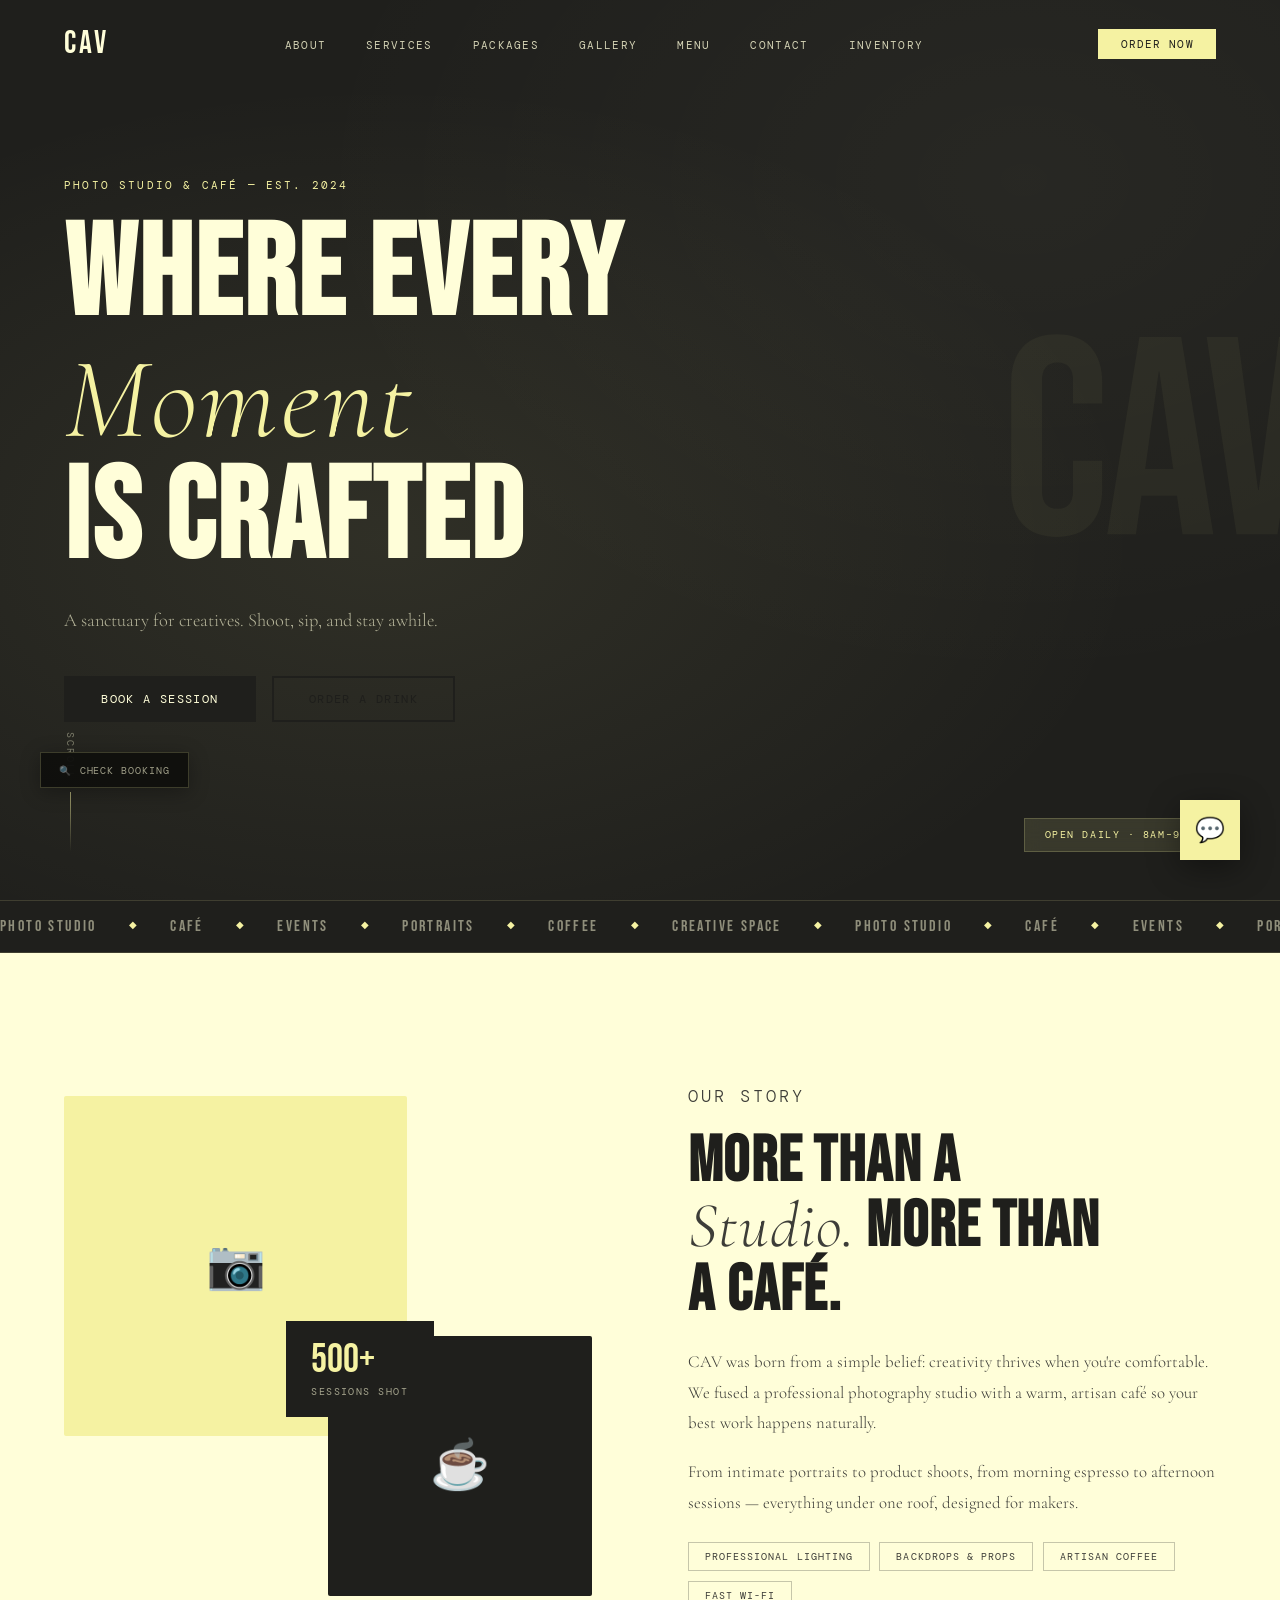
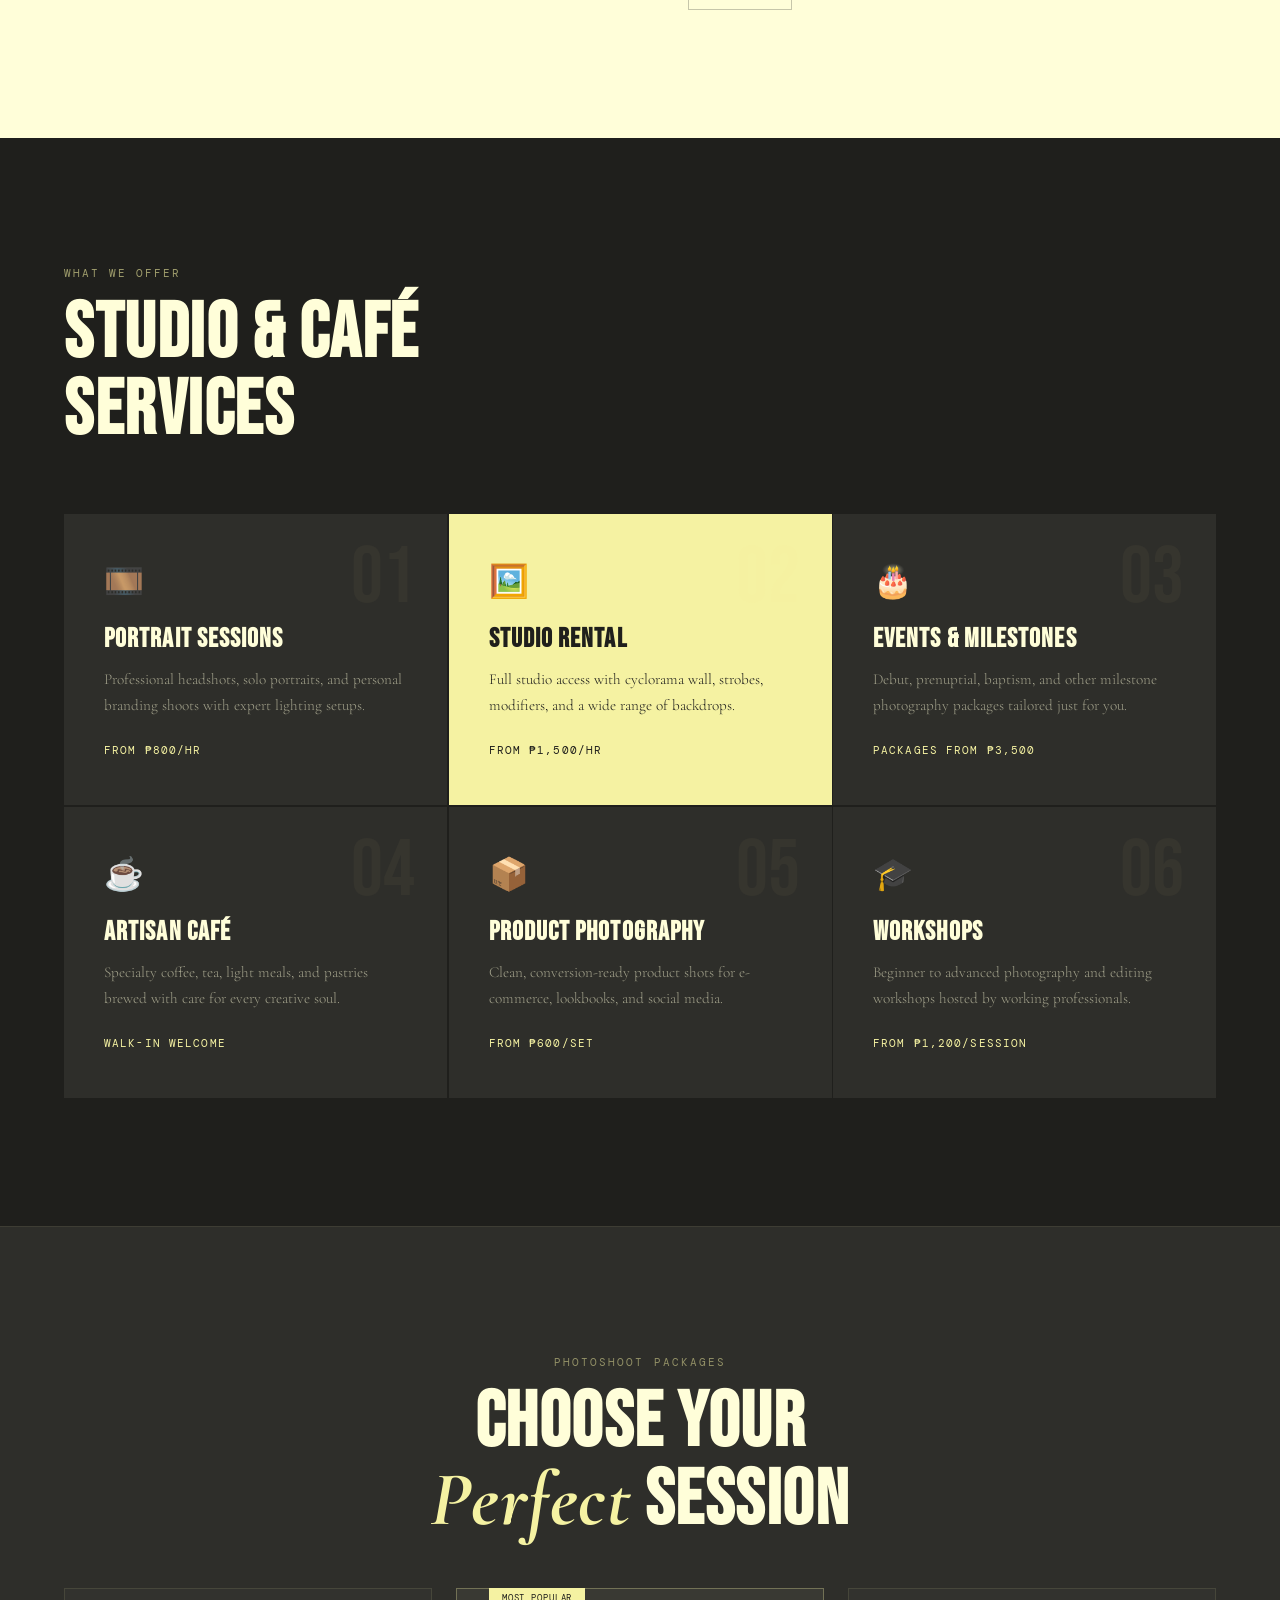
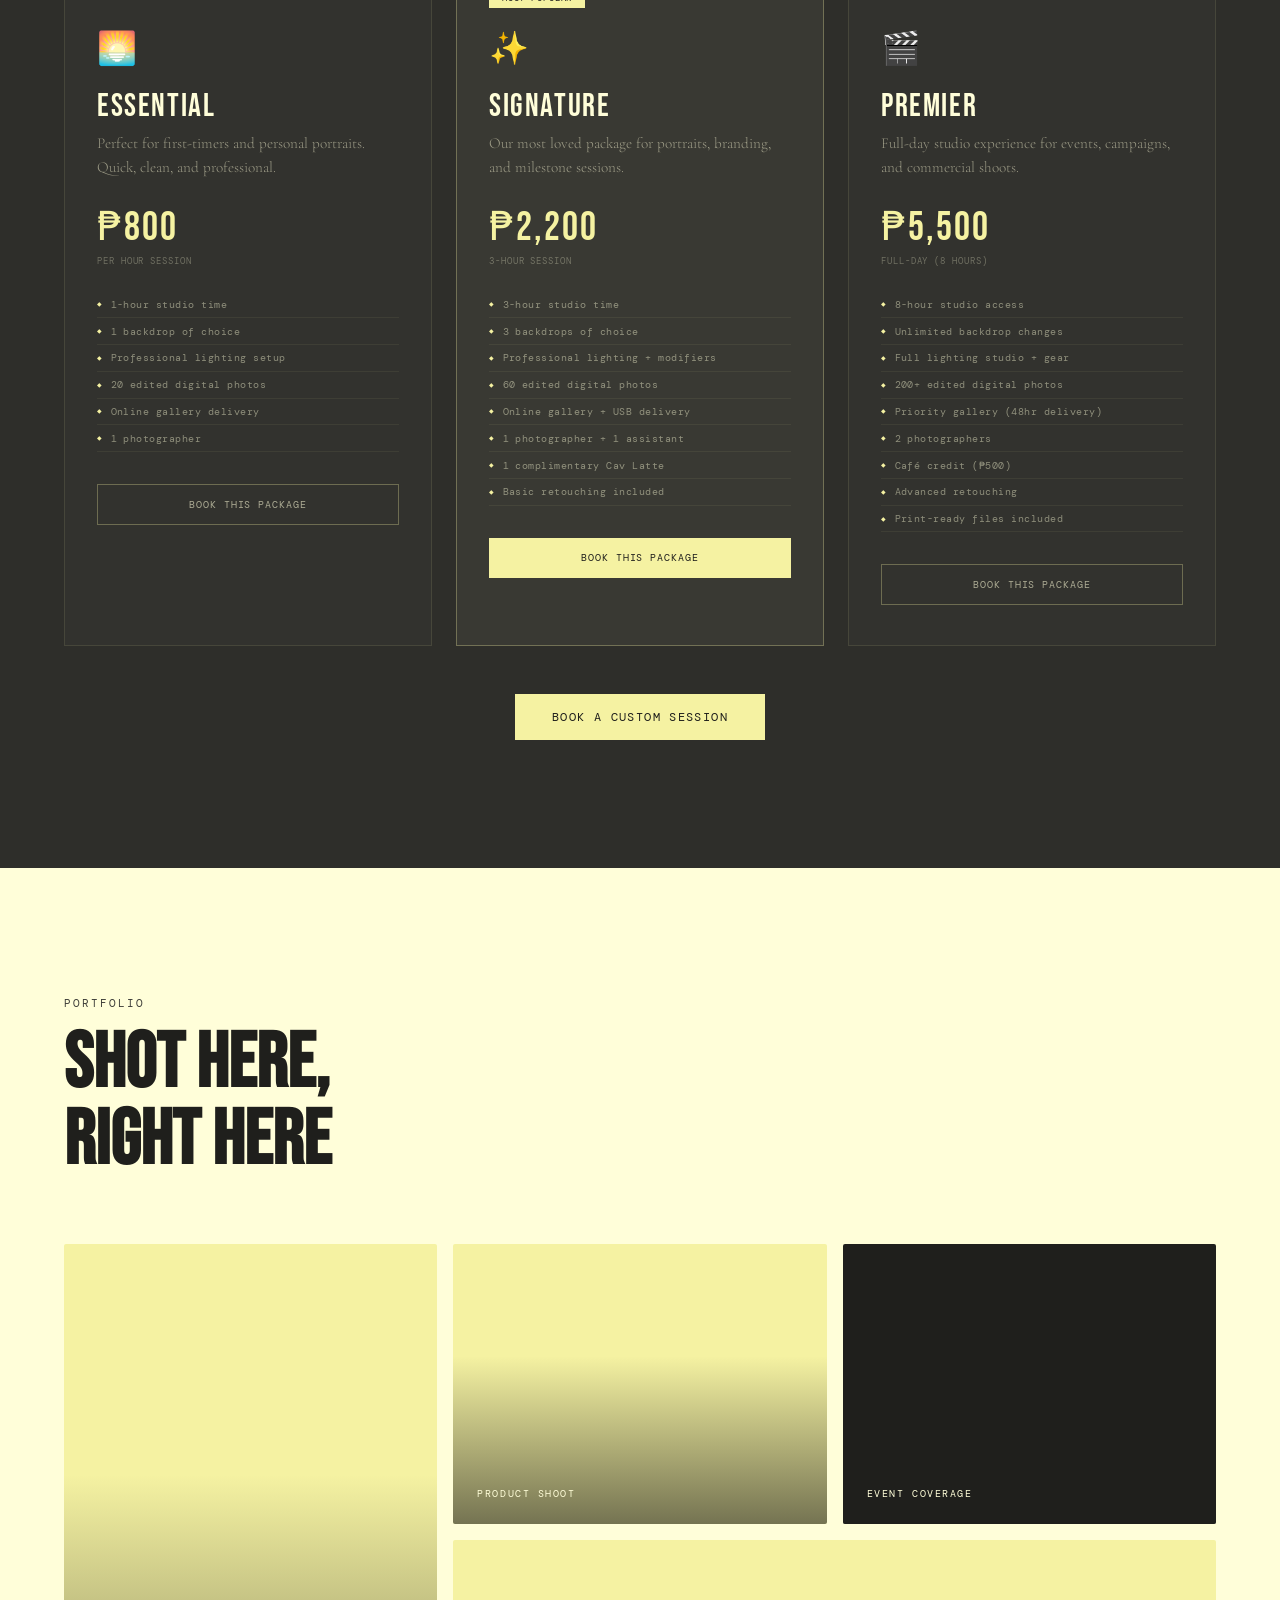
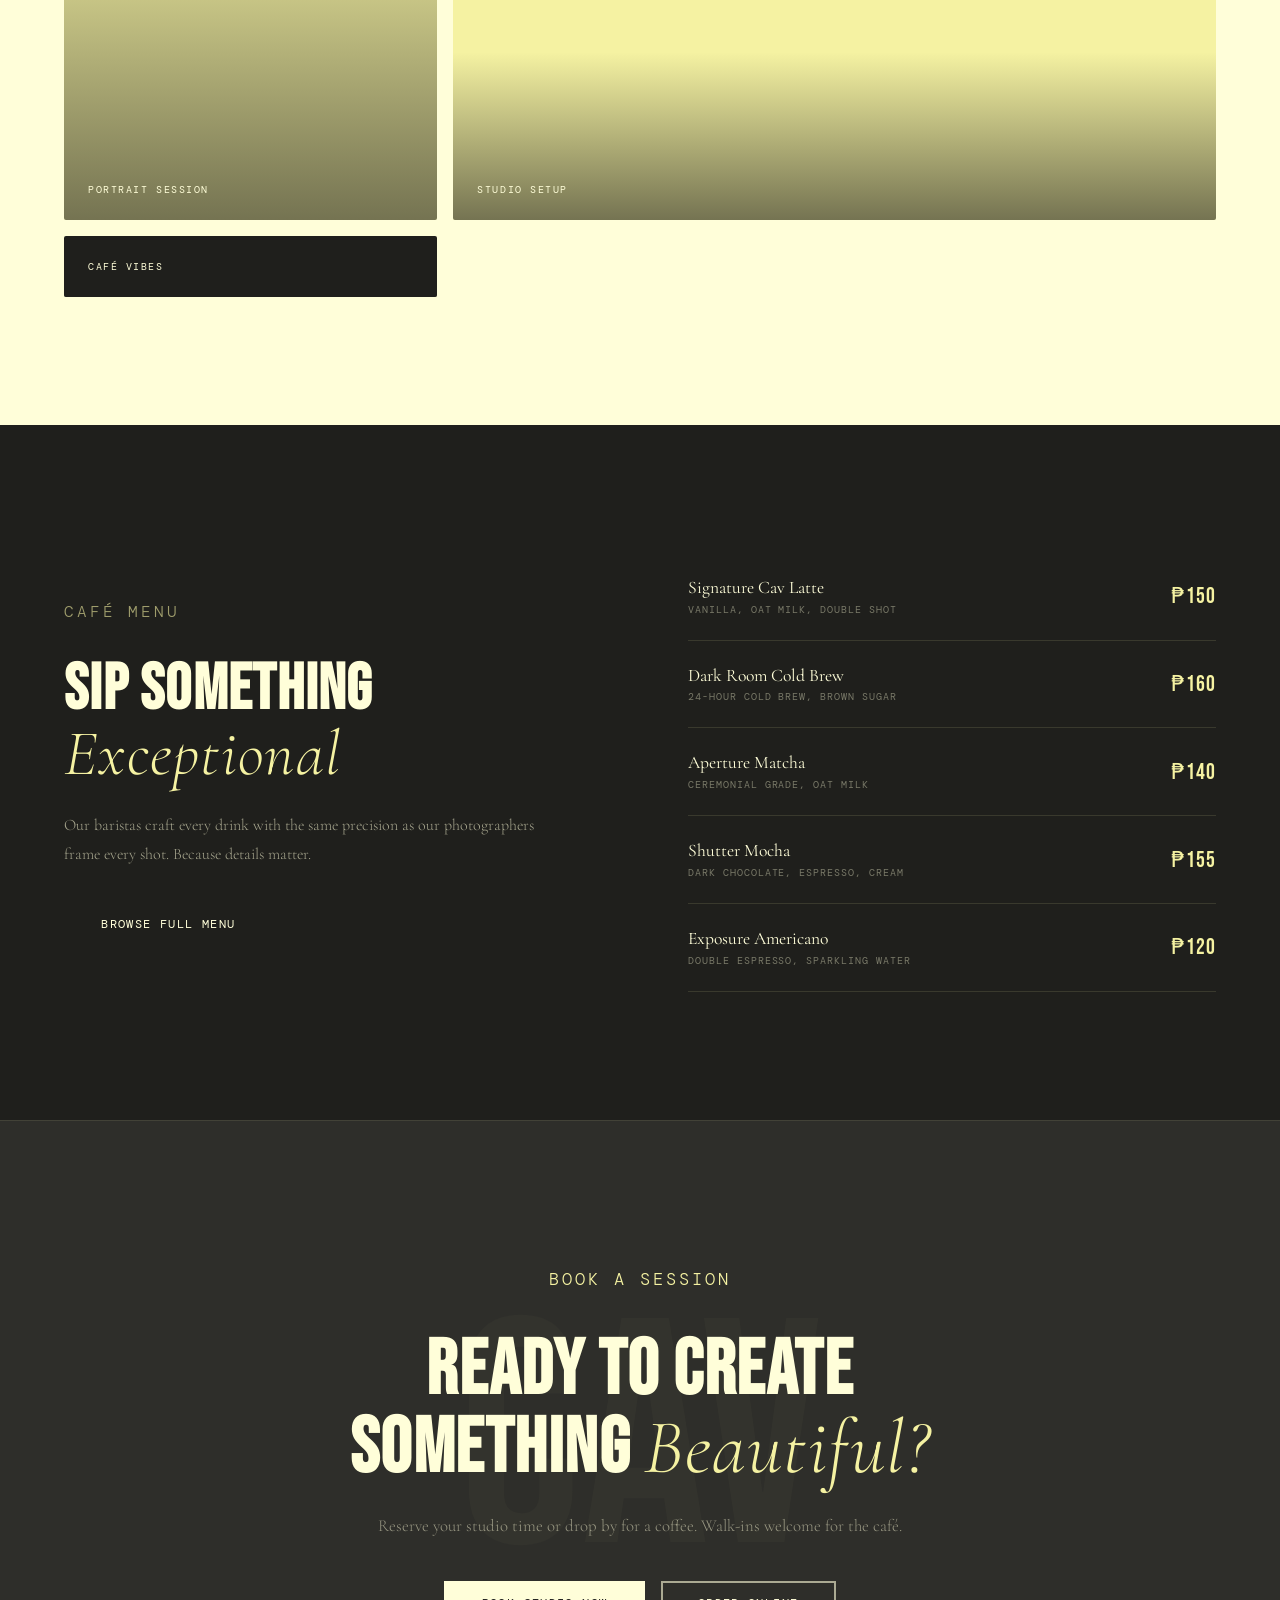
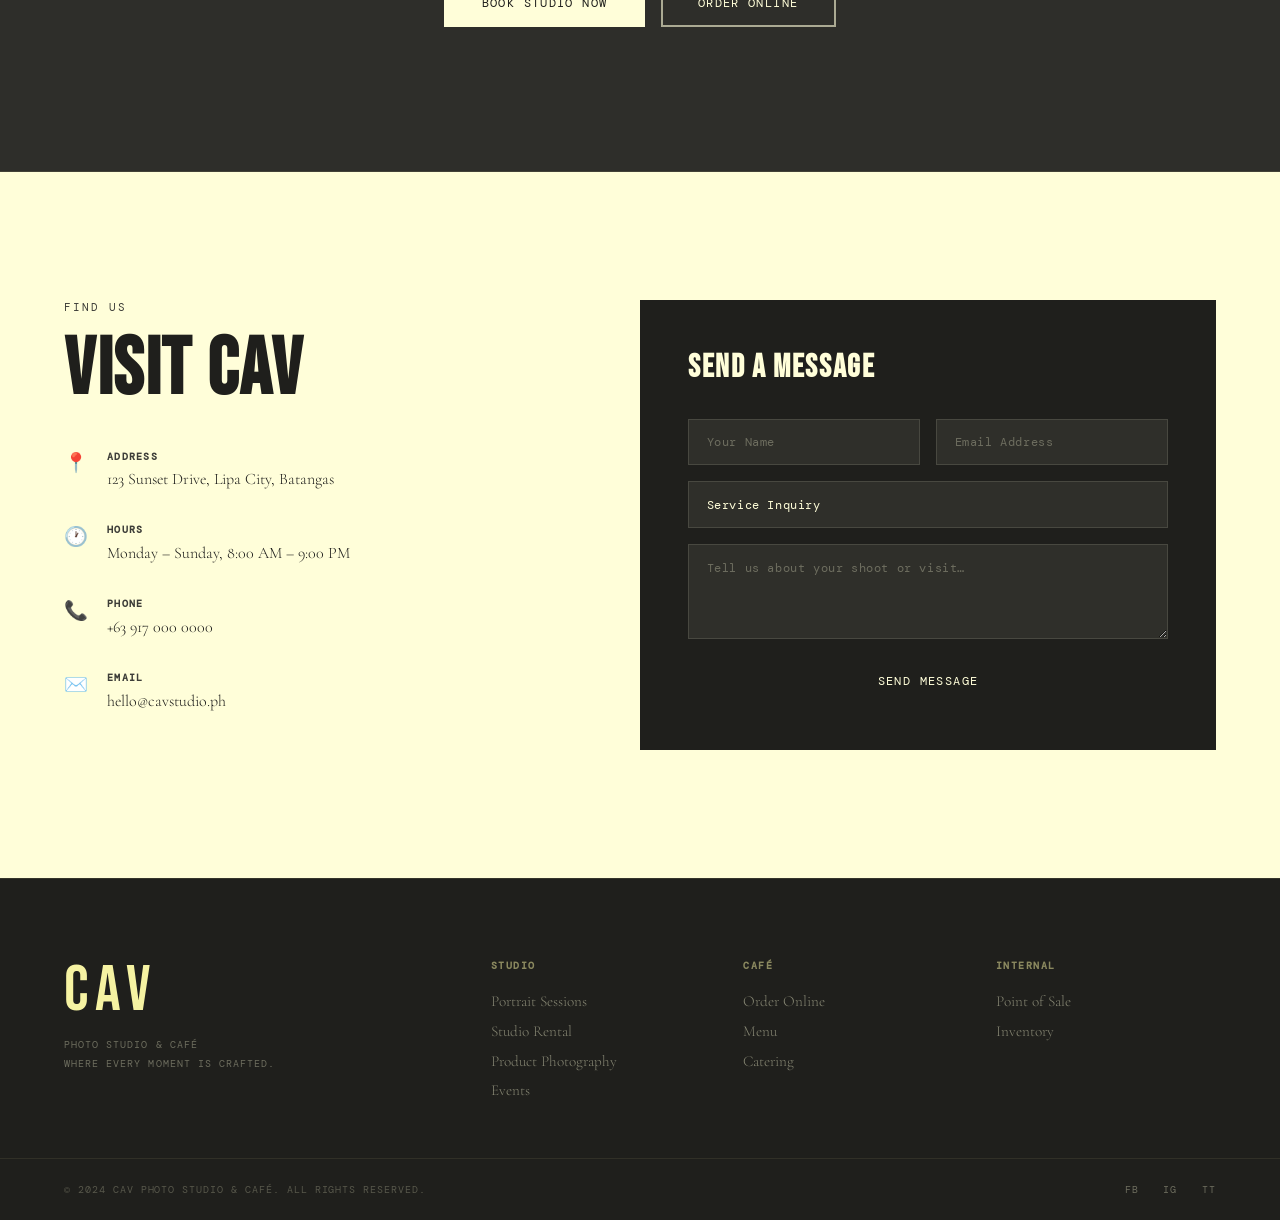
<file: index.html>
<!DOCTYPE html>
<html lang="en">
<head>
  <meta charset="UTF-8" />
  <meta name="viewport" content="width=device-width, initial-scale=1.0" />
  <title>CAV — Photo Studio & Café</title>
  <link rel="stylesheet" href="landing_page.css" />
  <link href="https://fonts.googleapis.com/css2?family=Cormorant+Garamond:ital,wght@0,300;0,400;0,600;1,300;1,400&family=DM+Mono:wght@300;400&family=Bebas+Neue&display=swap" rel="stylesheet" />

  <style>
    /* ══════════════════════════════════════════════
       BOOKING SYSTEM STYLES
    ══════════════════════════════════════════════ */
    .booking-overlay {
      position: fixed;
      inset: 0;
      background: rgba(15,15,13,0.92);
      z-index: 3000;
      display: flex;
      align-items: center;
      justify-content: center;
      opacity: 0;
      pointer-events: none;
      transition: opacity 0.4s ease;
      backdrop-filter: blur(8px);
      padding: 1rem;
    }
    .booking-overlay.open {
      opacity: 1;
      pointer-events: all;
    }

    .booking-modal {
      background: var(--dark);
      border: 1px solid rgba(245,242,162,0.15);
      width: 100%;
      max-width: 860px;
      max-height: 90vh;
      overflow-y: auto;
      position: relative;
      transform: translateY(30px);
      transition: transform 0.4s cubic-bezier(0.25,0.46,0.45,0.94);
      scrollbar-width: thin;
      scrollbar-color: rgba(245,242,162,0.3) transparent;
    }
    .booking-overlay.open .booking-modal { transform: translateY(0); }

    .booking-modal-header {
      padding: 2.5rem 3rem 2rem;
      border-bottom: 1px solid rgba(245,242,162,0.1);
      display: flex;
      justify-content: space-between;
      align-items: flex-start;
      position: sticky;
      top: 0;
      background: var(--dark);
      z-index: 10;
    }
    .booking-modal-header h2 {
      font-family: var(--font-display);
      font-size: 2.8rem;
      color: var(--cream);
      letter-spacing: 0.05em;
      line-height: 1;
    }
    .booking-modal-header h2 em {
      font-family: var(--font-serif);
      font-style: italic;
      color: var(--yellow);
      font-size: 0.85em;
    }
    .booking-modal-header p {
      font-family: var(--font-mono);
      font-size: 0.65rem;
      letter-spacing: 0.12em;
      color: rgba(255,254,217,0.4);
      text-transform: uppercase;
      margin-top: 0.4rem;
    }
    .booking-close {
      background: none;
      border: 1px solid rgba(245,242,162,0.2);
      color: rgba(255,254,217,0.6);
      width: 40px;
      height: 40px;
      font-size: 1rem;
      cursor: pointer;
      display: flex;
      align-items: center;
      justify-content: center;
      transition: all 0.2s;
      flex-shrink: 0;
    }
    .booking-close:hover { background: rgba(245,242,162,0.1); color: var(--cream); }

    /* Step indicator */
    .booking-steps {
      display: flex;
      gap: 0;
      padding: 1.5rem 3rem;
      border-bottom: 1px solid rgba(245,242,162,0.08);
    }
    .booking-step {
      display: flex;
      align-items: center;
      gap: 0.6rem;
      font-family: var(--font-mono);
      font-size: 0.6rem;
      letter-spacing: 0.12em;
      text-transform: uppercase;
      color: rgba(255,254,217,0.3);
      flex: 1;
    }
    .booking-step.active { color: var(--yellow); }
    .booking-step.done { color: rgba(245,242,162,0.5); }
    .step-num {
      width: 24px;
      height: 24px;
      border: 1px solid rgba(245,242,162,0.2);
      display: flex;
      align-items: center;
      justify-content: center;
      font-size: 0.65rem;
      flex-shrink: 0;
    }
    .booking-step.active .step-num { background: var(--yellow); color: var(--dark); border-color: var(--yellow); }
    .booking-step.done .step-num { background: rgba(245,242,162,0.15); border-color: rgba(245,242,162,0.3); }
    .step-divider {
      width: 30px;
      height: 1px;
      background: rgba(245,242,162,0.15);
      margin: 0 0.5rem;
      align-self: center;
    }

    /* Booking body */
    .booking-body { padding: 2.5rem 3rem; }

    /* Package cards */
    .packages-grid {
      display: grid;
      grid-template-columns: repeat(3, 1fr);
      gap: 1rem;
      margin-bottom: 2rem;
    }
    .pkg-card {
      border: 1px solid rgba(245,242,162,0.12);
      padding: 1.8rem 1.5rem;
      cursor: pointer;
      transition: all 0.3s ease;
      position: relative;
      background: rgba(255,254,217,0.02);
    }
    .pkg-card:hover { border-color: rgba(245,242,162,0.35); background: rgba(255,254,217,0.04); }
    .pkg-card.selected { border-color: var(--yellow); background: rgba(245,242,162,0.07); }
    .pkg-badge {
      position: absolute;
      top: -1px;
      right: -1px;
      background: var(--yellow);
      color: var(--dark);
      font-family: var(--font-mono);
      font-size: 0.55rem;
      letter-spacing: 0.1em;
      text-transform: uppercase;
      padding: 0.25rem 0.6rem;
    }
    .pkg-icon { font-size: 1.8rem; margin-bottom: 1rem; }
    .pkg-name {
      font-family: var(--font-display);
      font-size: 1.4rem;
      color: var(--cream);
      letter-spacing: 0.05em;
      margin-bottom: 0.4rem;
    }
    .pkg-tagline {
      font-family: var(--font-mono);
      font-size: 0.58rem;
      letter-spacing: 0.1em;
      color: rgba(255,254,217,0.35);
      text-transform: uppercase;
      margin-bottom: 1rem;
    }
    .pkg-price {
      font-family: var(--font-display);
      font-size: 2rem;
      color: var(--yellow);
      letter-spacing: 0.05em;
      margin-bottom: 1rem;
    }
    .pkg-price span {
      font-family: var(--font-mono);
      font-size: 0.6rem;
      color: rgba(255,254,217,0.4);
      text-transform: uppercase;
      letter-spacing: 0.1em;
    }
    .pkg-features { list-style: none; }
    .pkg-features li {
      font-family: var(--font-mono);
      font-size: 0.62rem;
      letter-spacing: 0.05em;
      color: rgba(255,254,217,0.5);
      padding: 0.35rem 0;
      border-bottom: 1px solid rgba(245,242,162,0.06);
      display: flex;
      align-items: center;
      gap: 0.5rem;
    }
    .pkg-features li::before { content: '—'; color: var(--yellow); }
    .pkg-check { display: none; position: absolute; top: 1rem; left: 1rem; }
    .pkg-card.selected .pkg-check { display: block; font-size: 1rem; }

    /* Date/Time form */
    .booking-form-grid {
      display: grid;
      grid-template-columns: 1fr 1fr;
      gap: 1rem;
      margin-bottom: 1.5rem;
    }
    .form-group { display: flex; flex-direction: column; gap: 0.4rem; }
    .form-group label {
      font-family: var(--font-mono);
      font-size: 0.6rem;
      letter-spacing: 0.12em;
      text-transform: uppercase;
      color: rgba(255,254,217,0.5);
    }
    .form-group input,
    .form-group select,
    .form-group textarea {
      background: rgba(255,254,217,0.05);
      border: 1px solid rgba(255,254,217,0.12);
      color: var(--cream);
      padding: 0.85rem 1rem;
      font-family: var(--font-mono);
      font-size: 0.72rem;
      letter-spacing: 0.05em;
      outline: none;
      transition: border-color 0.2s;
      width: 100%;
      -webkit-appearance: none;
      color-scheme: dark;
    }
    .form-group input:focus,
    .form-group select:focus,
    .form-group textarea:focus { border-color: rgba(245,242,162,0.5); }
    .form-group input::placeholder { color: rgba(255,254,217,0.2); }
    .form-group select option { background: var(--dark-mid); }
    .form-group textarea { resize: vertical; font-family: var(--font-mono); }
    .form-group.full { grid-column: 1 / -1; }

    /* Time slots */
    .time-slots {
      display: grid;
      grid-template-columns: repeat(4, 1fr);
      gap: 0.6rem;
      margin-bottom: 1.5rem;
    }
    .time-slot {
      border: 1px solid rgba(245,242,162,0.12);
      padding: 0.65rem 0.5rem;
      text-align: center;
      font-family: var(--font-mono);
      font-size: 0.62rem;
      letter-spacing: 0.06em;
      color: rgba(255,254,217,0.5);
      cursor: pointer;
      transition: all 0.2s;
    }
    .time-slot:hover { border-color: rgba(245,242,162,0.3); color: var(--cream); }
    .time-slot.selected { background: var(--yellow); color: var(--dark); border-color: var(--yellow); }
    .time-slot.unavailable { opacity: 0.25; pointer-events: none; text-decoration: line-through; }

    /* Summary */
    .booking-summary {
      background: rgba(255,254,217,0.04);
      border: 1px solid rgba(245,242,162,0.12);
      padding: 2rem;
      margin-bottom: 2rem;
    }
    .summary-title {
      font-family: var(--font-mono);
      font-size: 0.6rem;
      letter-spacing: 0.15em;
      text-transform: uppercase;
      color: rgba(245,242,162,0.5);
      margin-bottom: 1.5rem;
    }
    .summary-row {
      display: flex;
      justify-content: space-between;
      padding: 0.7rem 0;
      border-bottom: 1px solid rgba(245,242,162,0.07);
    }
    .summary-row:last-child { border-bottom: none; }
    .summary-label {
      font-family: var(--font-mono);
      font-size: 0.65rem;
      letter-spacing: 0.08em;
      color: rgba(255,254,217,0.4);
      text-transform: uppercase;
    }
    .summary-value {
      font-family: var(--font-serif);
      font-size: 1rem;
      color: var(--cream);
    }
    .summary-total .summary-label { color: rgba(245,242,162,0.7); }
    .summary-total .summary-value {
      font-family: var(--font-display);
      font-size: 1.5rem;
      color: var(--yellow);
      letter-spacing: 0.05em;
    }

    /* Booking nav buttons */
    .booking-nav {
      display: flex;
      justify-content: space-between;
      align-items: center;
      padding-top: 1.5rem;
      border-top: 1px solid rgba(245,242,162,0.08);
    }
    .btn-booking-back {
      font-family: var(--font-mono);
      font-size: 0.65rem;
      letter-spacing: 0.1em;
      text-transform: uppercase;
      color: rgba(255,254,217,0.4);
      background: none;
      border: none;
      cursor: pointer;
      transition: color 0.2s;
      display: flex;
      align-items: center;
      gap: 0.5rem;
    }
    .btn-booking-back:hover { color: var(--cream); }
    .btn-booking-next {
      font-family: var(--font-mono);
      font-size: 0.7rem;
      letter-spacing: 0.1em;
      text-transform: uppercase;
      background: var(--yellow);
      color: var(--dark);
      border: 2px solid var(--yellow);
      padding: 0.85rem 2.2rem;
      cursor: pointer;
      transition: all 0.3s;
    }
    .btn-booking-next:hover { background: transparent; color: var(--yellow); }
    .btn-booking-next:disabled { opacity: 0.35; pointer-events: none; }

    /* Step panels */
    .step-panel { display: none; }
    .step-panel.active { display: block; }

    /* Success state */
    .booking-success {
      text-align: center;
      padding: 3rem 2rem;
    }
    .success-icon { font-size: 4rem; margin-bottom: 1.5rem; }
    .booking-success h3 {
      font-family: var(--font-display);
      font-size: 3rem;
      color: var(--cream);
      letter-spacing: 0.05em;
      margin-bottom: 0.5rem;
    }
    .booking-success h3 em {
      font-family: var(--font-serif);
      font-style: italic;
      color: var(--yellow);
    }
    .booking-success p {
      font-family: var(--font-mono);
      font-size: 0.65rem;
      letter-spacing: 0.1em;
      color: rgba(255,254,217,0.4);
      text-transform: uppercase;
      margin-bottom: 2rem;
    }
    .booking-ref {
      display: inline-block;
      background: rgba(245,242,162,0.08);
      border: 1px solid rgba(245,242,162,0.2);
      padding: 1rem 2rem;
      font-family: var(--font-display);
      font-size: 1.5rem;
      color: var(--yellow);
      letter-spacing: 0.1em;
      margin-bottom: 2rem;
    }

    /* ══════════════════════════════════════════════
       CHECK BOOKING OVERLAY STYLES
    ══════════════════════════════════════════════ */
    .check-booking-overlay {
      position: fixed;
      inset: 0;
      background: rgba(15,15,13,0.92);
      z-index: 3100;
      display: flex;
      align-items: center;
      justify-content: center;
      opacity: 0;
      pointer-events: none;
      transition: opacity 0.4s ease;
      backdrop-filter: blur(8px);
      padding: 1rem;
    }
    .check-booking-overlay.open {
      opacity: 1;
      pointer-events: all;
    }
    .check-booking-modal {
      background: var(--dark);
      border: 1px solid rgba(245,242,162,0.15);
      width: 100%;
      max-width: 560px;
      max-height: 88vh;
      overflow-y: auto;
      position: relative;
      transform: translateY(30px);
      transition: transform 0.4s cubic-bezier(0.25,0.46,0.45,0.94);
      scrollbar-width: thin;
      scrollbar-color: rgba(245,242,162,0.3) transparent;
    }
    .check-booking-overlay.open .check-booking-modal { transform: translateY(0); }

    .check-booking-header {
      padding: 2rem 2.5rem 1.5rem;
      border-bottom: 1px solid rgba(245,242,162,0.1);
      display: flex;
      justify-content: space-between;
      align-items: flex-start;
      position: sticky;
      top: 0;
      background: var(--dark);
      z-index: 10;
    }
    .check-booking-header h2 {
      font-family: var(--font-display);
      font-size: 2.2rem;
      color: var(--cream);
      letter-spacing: 0.05em;
      line-height: 1;
    }
    .check-booking-header h2 em {
      font-family: var(--font-serif);
      font-style: italic;
      color: var(--yellow);
      font-size: 0.85em;
    }
    .check-booking-header p {
      font-family: var(--font-mono);
      font-size: 0.6rem;
      letter-spacing: 0.12em;
      color: rgba(255,254,217,0.35);
      text-transform: uppercase;
      margin-top: 0.35rem;
    }

    .check-booking-body { padding: 2rem 2.5rem; }

    .lookup-input-row {
      display: flex;
      gap: 0.6rem;
      margin-bottom: 1.5rem;
    }
    .lookup-input-row input {
      flex: 1;
      background: rgba(255,254,217,0.05);
      border: 1px solid rgba(255,254,217,0.15);
      color: var(--cream);
      padding: 0.85rem 1rem;
      font-family: var(--font-mono);
      font-size: 0.75rem;
      letter-spacing: 0.1em;
      text-transform: uppercase;
      outline: none;
      transition: border-color 0.2s;
    }
    .lookup-input-row input:focus { border-color: rgba(245,242,162,0.5); }
    .lookup-input-row input::placeholder { color: rgba(255,254,217,0.2); text-transform: none; letter-spacing: 0.05em; }
    .btn-lookup {
      background: var(--yellow);
      color: var(--dark);
      border: 2px solid var(--yellow);
      font-family: var(--font-mono);
      font-size: 0.65rem;
      letter-spacing: 0.1em;
      text-transform: uppercase;
      padding: 0.85rem 1.4rem;
      cursor: pointer;
      transition: all 0.3s;
      white-space: nowrap;
    }
    .btn-lookup:hover { background: transparent; color: var(--yellow); }

    .lookup-error {
      display: none;
      font-family: var(--font-mono);
      font-size: 0.62rem;
      letter-spacing: 0.08em;
      color: #ff6b6b;
      text-transform: uppercase;
      padding: 0.8rem 1rem;
      border: 1px solid rgba(255,107,107,0.25);
      background: rgba(255,107,107,0.06);
      margin-bottom: 1rem;
    }
    .lookup-error.show { display: block; }

    .booking-lookup-result {
      display: none;
      animation: fadeSlideIn 0.35s ease;
    }
    .booking-lookup-result.show { display: block; }
    @keyframes fadeSlideIn {
      from { opacity: 0; transform: translateY(10px); }
      to   { opacity: 1; transform: translateY(0); }
    }

    .lookup-result-header {
      display: flex;
      align-items: center;
      gap: 1rem;
      padding: 1rem 1.2rem;
      background: rgba(245,242,162,0.06);
      border: 1px solid rgba(245,242,162,0.18);
      margin-bottom: 1.5rem;
    }
    .lookup-status-dot {
      width: 10px;
      height: 10px;
      background: #5eff9e;
      border-radius: 50%;
      flex-shrink: 0;
      animation: statusPulse 2s ease-in-out infinite;
    }
    .lookup-result-ref {
      font-family: var(--font-display);
      font-size: 1.3rem;
      color: var(--yellow);
      letter-spacing: 0.08em;
      flex: 1;
    }
    .lookup-result-status {
      font-family: var(--font-mono);
      font-size: 0.55rem;
      letter-spacing: 0.1em;
      color: #5eff9e;
      text-transform: uppercase;
      background: rgba(94,255,158,0.1);
      border: 1px solid rgba(94,255,158,0.25);
      padding: 0.3rem 0.7rem;
    }

    .lookup-summary { margin-bottom: 1.5rem; }
    .lookup-summary .summary-title {
      font-family: var(--font-mono);
      font-size: 0.58rem;
      letter-spacing: 0.15em;
      text-transform: uppercase;
      color: rgba(245,242,162,0.4);
      margin-bottom: 1rem;
    }
    .lookup-summary .summary-row {
      display: flex;
      justify-content: space-between;
      padding: 0.65rem 0;
      border-bottom: 1px solid rgba(245,242,162,0.07);
    }
    .lookup-summary .summary-row:last-child { border-bottom: none; }
    .lookup-summary .summary-label {
      font-family: var(--font-mono);
      font-size: 0.6rem;
      letter-spacing: 0.08em;
      color: rgba(255,254,217,0.38);
      text-transform: uppercase;
    }
    .lookup-summary .summary-value {
      font-family: var(--font-serif);
      font-size: 0.95rem;
      color: var(--cream);
      text-align: right;
      max-width: 60%;
    }
    .lookup-summary .summary-total .summary-value {
      font-family: var(--font-display);
      font-size: 1.4rem;
      color: var(--yellow);
    }

    .lookup-info-note {
      background: rgba(255,254,217,0.04);
      border: 1px solid rgba(245,242,162,0.1);
      padding: 1rem 1.2rem;
      font-family: var(--font-mono);
      font-size: 0.58rem;
      letter-spacing: 0.07em;
      color: rgba(255,254,217,0.35);
      line-height: 1.9;
      margin-bottom: 1.5rem;
    }

    .btn-check-booking-nav {
      display: inline-flex;
      align-items: center;
      gap: 0.5rem;
      background: none;
      border: 1px solid rgba(245,242,162,0.2);
      color: rgba(255,254,217,0.5);
      font-family: var(--font-mono);
      font-size: 0.62rem;
      letter-spacing: 0.1em;
      text-transform: uppercase;
      padding: 0.7rem 1.2rem;
      cursor: pointer;
      transition: all 0.25s;
    }
    .btn-check-booking-nav:hover { border-color: rgba(245,242,162,0.5); color: var(--cream); background: rgba(245,242,162,0.05); }

    /* Floating Check Booking button */
    .check-booking-btn-float {
      position: fixed;
      bottom: 7rem;
      left: 2.5rem;
      z-index: 2400;
      background: rgba(15,15,13,0.95);
      border: 1px solid rgba(245,242,162,0.2);
      color: rgba(255,254,217,0.6);
      font-family: var(--font-mono);
      font-size: 0.6rem;
      letter-spacing: 0.1em;
      text-transform: uppercase;
      padding: 0.65rem 1.1rem;
      cursor: pointer;
      display: flex;
      align-items: center;
      gap: 0.5rem;
      transition: all 0.3s;
      box-shadow: 0 4px 20px rgba(0,0,0,0.3);
    }
    .check-booking-btn-float:hover {
      border-color: rgba(245,242,162,0.5);
      color: var(--yellow);
      background: rgba(245,242,162,0.06);
    }
    @media (max-width: 600px) {
      .check-booking-btn-float { left: 1rem; bottom: 6rem; }
      .check-booking-body { padding: 1.5rem; }
      .check-booking-header { padding: 1.5rem; }
    }

    /* ══════════════════════════════════════════════
       AI CHATBOT STYLES
    ══════════════════════════════════════════════ */
    .chat-fab {
      position: fixed;
      bottom: 2.5rem;
      right: 2.5rem;
      z-index: 2500;
      width: 60px;
      height: 60px;
      background: var(--yellow);
      border: none;
      cursor: pointer;
      display: flex;
      align-items: center;
      justify-content: center;
      box-shadow: 0 8px 32px rgba(0,0,0,0.4);
      transition: all 0.3s cubic-bezier(0.25,0.46,0.45,0.94);
      font-size: 1.5rem;
    }
    .chat-fab:hover { transform: scale(1.08); box-shadow: 0 12px 40px rgba(0,0,0,0.5); }
    .chat-fab-label {
      position: absolute;
      right: 70px;
      background: var(--dark);
      color: var(--cream);
      font-family: var(--font-mono);
      font-size: 0.6rem;
      letter-spacing: 0.1em;
      text-transform: uppercase;
      padding: 0.4rem 0.8rem;
      white-space: nowrap;
      border: 1px solid rgba(245,242,162,0.15);
      opacity: 0;
      transform: translateX(6px);
      transition: all 0.2s;
      pointer-events: none;
    }
    .chat-fab:hover .chat-fab-label { opacity: 1; transform: translateX(0); }
    .chat-fab-pulse {
      position: absolute;
      width: 100%;
      height: 100%;
      background: var(--yellow);
      border-radius: 0;
      animation: fabPulse 2.5s ease-out infinite;
      opacity: 0;
    }
    @keyframes fabPulse {
      0% { transform: scale(1); opacity: 0.4; }
      100% { transform: scale(1.7); opacity: 0; }
    }

    .chat-window {
      position: fixed;
      bottom: 7rem;
      right: 2.5rem;
      z-index: 2500;
      width: 380px;
      max-width: calc(100vw - 2rem);
      max-height: 560px;
      background: var(--dark);
      border: 1px solid rgba(245,242,162,0.15);
      display: flex;
      flex-direction: column;
      box-shadow: 0 20px 60px rgba(0,0,0,0.5);
      transform: translateY(20px) scale(0.96);
      opacity: 0;
      pointer-events: none;
      transition: all 0.35s cubic-bezier(0.25,0.46,0.45,0.94);
      transform-origin: bottom right;
    }
    .chat-window.open {
      transform: translateY(0) scale(1);
      opacity: 1;
      pointer-events: all;
    }

    .chat-header {
      display: flex;
      align-items: center;
      gap: 0.8rem;
      padding: 1rem 1.2rem;
      border-bottom: 1px solid rgba(245,242,162,0.1);
      flex-shrink: 0;
    }
    .chat-avatar {
      width: 34px;
      height: 34px;
      background: var(--yellow);
      display: flex;
      align-items: center;
      justify-content: center;
      font-size: 0.9rem;
      flex-shrink: 0;
      font-family: var(--font-display);
      color: var(--dark);
      letter-spacing: 0.05em;
      font-size: 0.8rem;
    }
    .chat-header-info { flex: 1; }
    .chat-header-name {
      font-family: var(--font-display);
      font-size: 1rem;
      color: var(--cream);
      letter-spacing: 0.08em;
    }
    .chat-header-status {
      font-family: var(--font-mono);
      font-size: 0.55rem;
      letter-spacing: 0.1em;
      text-transform: uppercase;
      color: rgba(255,254,217,0.35);
      display: flex;
      align-items: center;
      gap: 0.4rem;
    }
    .chat-header-status::before {
      content: '';
      width: 6px;
      height: 6px;
      background: #6fcf7a;
      border-radius: 50%;
      display: inline-block;
      animation: statusPulse 2s ease-in-out infinite;
    }
    @keyframes statusPulse {
      0%, 100% { opacity: 1; } 50% { opacity: 0.4; }
    }
    .chat-close {
      background: none;
      border: none;
      color: rgba(255,254,217,0.4);
      cursor: pointer;
      font-size: 1rem;
      padding: 0.2rem;
      transition: color 0.2s;
    }
    .chat-close:hover { color: var(--cream); }

    .chat-messages {
      flex: 1;
      overflow-y: auto;
      padding: 1rem;
      display: flex;
      flex-direction: column;
      gap: 0.8rem;
      scrollbar-width: thin;
      scrollbar-color: rgba(245,242,162,0.2) transparent;
    }

    .chat-msg {
      display: flex;
      gap: 0.5rem;
      animation: msgIn 0.3s ease;
    }
    @keyframes msgIn {
      from { opacity: 0; transform: translateY(8px); }
      to { opacity: 1; transform: translateY(0); }
    }
    .chat-msg.user { flex-direction: row-reverse; }

    .msg-bubble {
      max-width: 80%;
      padding: 0.7rem 0.9rem;
      font-family: var(--font-serif);
      font-size: 0.9rem;
      line-height: 1.55;
      font-weight: 300;
    }
    .chat-msg.bot .msg-bubble {
      background: rgba(255,254,217,0.06);
      border: 1px solid rgba(245,242,162,0.1);
      color: rgba(255,254,217,0.85);
      border-radius: 0 6px 6px 6px;
    }
    .chat-msg.user .msg-bubble {
      background: var(--yellow);
      color: var(--dark);
      border-radius: 6px 0 6px 6px;
      font-weight: 400;
    }

    .msg-mini-avatar {
      width: 24px;
      height: 24px;
      background: rgba(245,242,162,0.1);
      display: flex;
      align-items: center;
      justify-content: center;
      font-size: 0.65rem;
      flex-shrink: 0;
      align-self: flex-end;
      font-family: var(--font-display);
      color: var(--yellow);
    }

    .chat-typing {
      display: flex;
      gap: 0.5rem;
      align-items: center;
      padding: 0.7rem 0.9rem;
      background: rgba(255,254,217,0.06);
      border: 1px solid rgba(245,242,162,0.1);
      max-width: 70px;
      border-radius: 0 6px 6px 6px;
    }
    .typing-dot {
      width: 5px;
      height: 5px;
      background: rgba(245,242,162,0.5);
      border-radius: 50%;
      animation: typingBounce 1.2s ease-in-out infinite;
    }
    .typing-dot:nth-child(2) { animation-delay: 0.2s; }
    .typing-dot:nth-child(3) { animation-delay: 0.4s; }
    @keyframes typingBounce {
      0%, 60%, 100% { transform: translateY(0); opacity: 0.4; }
      30% { transform: translateY(-5px); opacity: 1; }
    }

    /* Quick replies */
    .chat-quick-replies {
      display: flex;
      flex-wrap: wrap;
      gap: 0.4rem;
      padding: 0 1rem 0.6rem;
    }
    .quick-reply {
      background: transparent;
      border: 1px solid rgba(245,242,162,0.2);
      color: rgba(255,254,217,0.6);
      font-family: var(--font-mono);
      font-size: 0.58rem;
      letter-spacing: 0.06em;
      padding: 0.35rem 0.7rem;
      cursor: pointer;
      transition: all 0.2s;
    }
    .quick-reply:hover { background: rgba(245,242,162,0.08); color: var(--cream); border-color: rgba(245,242,162,0.4); }

    .chat-input-row {
      display: flex;
      align-items: center;
      border-top: 1px solid rgba(245,242,162,0.1);
      flex-shrink: 0;
    }
    .chat-input {
      flex: 1;
      background: transparent;
      border: none;
      color: var(--cream);
      font-family: var(--font-serif);
      font-size: 0.9rem;
      padding: 0.85rem 1rem;
      outline: none;
    }
    .chat-input::placeholder { color: rgba(255,254,217,0.2); font-family: var(--font-mono); font-size: 0.65rem; letter-spacing: 0.06em; }
    .chat-send {
      background: none;
      border: none;
      border-left: 1px solid rgba(245,242,162,0.1);
      color: rgba(255,254,217,0.4);
      padding: 0.85rem 1rem;
      cursor: pointer;
      font-size: 1rem;
      transition: all 0.2s;
      display: flex;
      align-items: center;
    }
    .chat-send:hover { color: var(--yellow); background: rgba(245,242,162,0.05); }

    /* Booking section updated button */
    .booking-cta-section {
      display: flex;
      gap: 1rem;
      justify-content: center;
      flex-wrap: wrap;
    }
    .btn-book-now {
      display: inline-block;
      padding: 0.85rem 2.2rem;
      background: var(--yellow);
      color: var(--dark);
      font-family: var(--font-mono);
      font-size: 0.72rem;
      letter-spacing: 0.12em;
      text-transform: uppercase;
      text-decoration: none;
      border: 2px solid var(--yellow);
      transition: all 0.4s cubic-bezier(0.25,0.46,0.45,0.94);
      cursor: pointer;
    }
    .btn-book-now:hover { background: transparent; color: var(--yellow); }

    /* Booking section on landing page */
    #booking { scroll-margin-top: 80px; }

    /* Package section on landing page */
    .packages-section {
      padding: 8rem 4rem;
      background: var(--dark-mid);
      border-top: 1px solid rgba(245,242,162,0.08);
    }
    .packages-section .services-header {
      margin-bottom: 3rem;
    }
    .landing-packages-grid {
      display: grid;
      grid-template-columns: repeat(3, 1fr);
      gap: 1.5rem;
      max-width: 1300px;
      margin: 0 auto 3rem;
    }
    .landing-pkg-card {
      border: 1px solid rgba(245,242,162,0.1);
      padding: 2.5rem 2rem;
      position: relative;
      background: rgba(255,254,217,0.02);
      transition: all 0.35s ease;
    }
    .landing-pkg-card:hover {
      border-color: rgba(245,242,162,0.3);
      transform: translateY(-4px);
    }
    .landing-pkg-card.featured-pkg {
      border-color: rgba(245,242,162,0.3);
      background: rgba(255,254,217,0.05);
    }
    .lpkg-badge {
      position: absolute;
      top: -1px;
      left: 2rem;
      background: var(--yellow);
      color: var(--dark);
      font-family: var(--font-mono);
      font-size: 0.55rem;
      letter-spacing: 0.1em;
      text-transform: uppercase;
      padding: 0.25rem 0.8rem;
    }
    .lpkg-icon { font-size: 2rem; margin-bottom: 1.2rem; }
    .lpkg-name {
      font-family: var(--font-display);
      font-size: 2rem;
      color: var(--cream);
      letter-spacing: 0.05em;
      margin-bottom: 0.3rem;
    }
    .lpkg-desc {
      font-family: var(--font-serif);
      font-size: 0.95rem;
      color: rgba(255,254,217,0.5);
      font-weight: 300;
      margin-bottom: 1.5rem;
      line-height: 1.6;
    }
    .lpkg-price {
      font-family: var(--font-display);
      font-size: 2.5rem;
      color: var(--yellow);
      letter-spacing: 0.05em;
      margin-bottom: 0.2rem;
    }
    .lpkg-price-note {
      font-family: var(--font-mono);
      font-size: 0.58rem;
      letter-spacing: 0.1em;
      color: rgba(255,254,217,0.3);
      text-transform: uppercase;
      margin-bottom: 1.5rem;
    }
    .lpkg-features { list-style: none; margin-bottom: 2rem; }
    .lpkg-features li {
      font-family: var(--font-mono);
      font-size: 0.62rem;
      letter-spacing: 0.05em;
      color: rgba(255,254,217,0.45);
      padding: 0.4rem 0;
      border-bottom: 1px solid rgba(245,242,162,0.06);
      display: flex;
      align-items: center;
      gap: 0.5rem;
    }
    .lpkg-features li::before { content: '◆'; font-size: 0.4rem; color: var(--yellow); }
    .btn-pkg-book {
      width: 100%;
      padding: 0.8rem 1.5rem;
      background: transparent;
      border: 1px solid rgba(245,242,162,0.3);
      color: rgba(255,254,217,0.6);
      font-family: var(--font-mono);
      font-size: 0.62rem;
      letter-spacing: 0.1em;
      text-transform: uppercase;
      cursor: pointer;
      transition: all 0.3s;
    }
    .btn-pkg-book:hover, .featured-pkg .btn-pkg-book {
      background: var(--yellow);
      color: var(--dark);
      border-color: var(--yellow);
    }

    /* Responsive */
    @media (max-width: 900px) {
      .packages-grid { grid-template-columns: 1fr; }
      .landing-packages-grid { grid-template-columns: 1fr; }
      .booking-body { padding: 1.5rem; }
      .booking-modal-header { padding: 1.5rem; }
      .booking-steps { padding: 1rem 1.5rem; }
      .time-slots { grid-template-columns: repeat(3, 1fr); }
      .booking-form-grid { grid-template-columns: 1fr; }
      .packages-section { padding: 5rem 1.5rem; }
    }
    @media (max-width: 600px) {
      .chat-window { right: 1rem; left: 1rem; width: auto; bottom: 6rem; }
      .chat-fab { right: 1rem; bottom: 1.5rem; }
      .time-slots { grid-template-columns: repeat(2, 1fr); }
      .booking-step span { display: none; }
    }
  </style>
</head>
<body>

  <!-- NAV -->
  <nav class="nav">
    <div class="nav-logo">CAV</div>
    <ul class="nav-links">
      <li><a href="#about">About</a></li>
      <li><a href="#services">Services</a></li>
      <li><a href="#packages">Packages</a></li>
      <li><a href="#gallery">Gallery</a></li>
      <li><a href="#menu">Menu</a></li>
      <li><a href="#contact">Contact</a></li>
      <li><a href="Inventory.html">Inventory</a></li>
    </ul>
    <a href="point-of-sale.html" class="nav-cta">Order Now</a>
    <button class="hamburger" id="hamburger">&#9776;</button>
  </nav>

  <!-- MOBILE MENU -->
  <div class="mobile-menu" id="mobileMenu">
    <button class="close-menu" id="closeMenu">✕</button>
    <ul>
      <li><a href="#about">About</a></li>
      <li><a href="#services">Services</a></li>
      <li><a href="#packages">Packages</a></li>
      <li><a href="#gallery">Gallery</a></li>
      <li><a href="#menu">Menu</a></li>
      <li><a href="#contact">Contact</a></li>
      <li><a href="point-of-sale.html">Order Now</a></li>
    </ul>
  </div>

  <!-- HERO -->
  <section class="hero">
    <div class="hero-bg-text">CAV</div>
    <div class="hero-content">
      <p class="hero-eyebrow">Photo Studio &amp; Café — Est. 2024</p>
      <h1 class="hero-title">Where Every<br/><em>Moment</em><br/>Is Crafted</h1>
      <p class="hero-sub">A sanctuary for creatives. Shoot, sip, and stay awhile.</p>
      <div class="hero-actions">
        <button class="btn-primary" onclick="openBooking()">Book a Session</button>
        <a href="point-of-sale.html" class="btn-secondary">Order a Drink</a>
      </div>
    </div>
    <div class="hero-scroll">
      <span>SCROLL</span>
      <div class="scroll-line"></div>
    </div>
    <div class="hero-float-badge">Open Daily · 8AM–9PM</div>
  </section>

  <!-- MARQUEE -->
  <div class="marquee-wrapper">
    <div class="marquee">
      <span>PHOTO STUDIO</span><span class="dot">◆</span>
      <span>CAFÉ</span><span class="dot">◆</span>
      <span>EVENTS</span><span class="dot">◆</span>
      <span>PORTRAITS</span><span class="dot">◆</span>
      <span>COFFEE</span><span class="dot">◆</span>
      <span>CREATIVE SPACE</span><span class="dot">◆</span>
      <span>PHOTO STUDIO</span><span class="dot">◆</span>
      <span>CAFÉ</span><span class="dot">◆</span>
      <span>EVENTS</span><span class="dot">◆</span>
      <span>PORTRAITS</span><span class="dot">◆</span>
      <span>COFFEE</span><span class="dot">◆</span>
      <span>CREATIVE SPACE</span><span class="dot">◆</span>
    </div>
  </div>

  <!-- ABOUT -->
  <section class="about" id="about">
    <div class="about-grid">
      <div class="about-visual">
        <div class="about-img-block img-block-1">
          <div class="img-placeholder">
            <span class="img-icon">📷</span>
          </div>
        </div>
        <div class="about-img-block img-block-2">
          <div class="img-placeholder dark">
            <span class="img-icon">☕</span>
          </div>
        </div>
        <div class="about-stat">
          <div class="stat-num">500+</div>
          <div class="stat-label">Sessions Shot</div>
        </div>
      </div>
      <div class="about-text">
        <p class="section-label">Our Story</p>
        <h2>More Than a<br/><em>Studio.</em> More Than<br/>a Café.</h2>
        <p>CAV was born from a simple belief: creativity thrives when you're comfortable. We fused a professional photography studio with a warm, artisan café so your best work happens naturally.</p>
        <p>From intimate portraits to product shoots, from morning espresso to afternoon sessions — everything under one roof, designed for makers.</p>
        <div class="about-pills">
          <span>Professional Lighting</span>
          <span>Backdrops & Props</span>
          <span>Artisan Coffee</span>
          <span>Fast Wi-Fi</span>
        </div>
      </div>
    </div>
  </section>

  <!-- SERVICES -->
  <section class="services" id="services">
    <div class="services-header">
      <p class="section-label">What We Offer</p>
      <h2>Studio &amp; Café<br/>Services</h2>
    </div>
    <div class="services-grid">
      <div class="service-card" data-num="01">
        <div class="service-icon">🎞️</div>
        <h3>Portrait Sessions</h3>
        <p>Professional headshots, solo portraits, and personal branding shoots with expert lighting setups.</p>
        <div class="service-price">From ₱800/hr</div>
      </div>
      <div class="service-card featured" data-num="02">
        <div class="service-icon">🖼️</div>
        <h3>Studio Rental</h3>
        <p>Full studio access with cyclorama wall, strobes, modifiers, and a wide range of backdrops.</p>
        <div class="service-price">From ₱1,500/hr</div>
      </div>
      <div class="service-card" data-num="03">
        <div class="service-icon">🎂</div>
        <h3>Events & Milestones</h3>
        <p>Debut, prenuptial, baptism, and other milestone photography packages tailored just for you.</p>
        <div class="service-price">Packages from ₱3,500</div>
      </div>
      <div class="service-card" data-num="04">
        <div class="service-icon">☕</div>
        <h3>Artisan Café</h3>
        <p>Specialty coffee, tea, light meals, and pastries brewed with care for every creative soul.</p>
        <div class="service-price">Walk-in Welcome</div>
      </div>
      <div class="service-card" data-num="05">
        <div class="service-icon">📦</div>
        <h3>Product Photography</h3>
        <p>Clean, conversion-ready product shots for e-commerce, lookbooks, and social media.</p>
        <div class="service-price">From ₱600/set</div>
      </div>
      <div class="service-card" data-num="06">
        <div class="service-icon">🎓</div>
        <h3>Workshops</h3>
        <p>Beginner to advanced photography and editing workshops hosted by working professionals.</p>
        <div class="service-price">From ₱1,200/session</div>
      </div>
    </div>
  </section>

  <!-- ════════════════════════════════════════════
       PHOTOSHOOT PACKAGES SECTION
  ════════════════════════════════════════════ -->
  <section class="packages-section" id="packages">
    <div class="services-header" style="text-align:center; margin-bottom:3rem;">
      <p class="section-label" style="color:rgba(245,242,162,0.5);">Photoshoot Packages</p>
      <h2 style="color:var(--cream);">Choose Your<br/><em style="font-family:var(--font-serif);font-style:italic;color:var(--yellow);">Perfect</em> Session</h2>
    </div>
    <div class="landing-packages-grid">

      <div class="landing-pkg-card">
        <div class="lpkg-icon">🌅</div>
        <div class="lpkg-name">ESSENTIAL</div>
        <p class="lpkg-desc">Perfect for first-timers and personal portraits. Quick, clean, and professional.</p>
        <div class="lpkg-price">₱800</div>
        <div class="lpkg-price-note">Per hour session</div>
        <ul class="lpkg-features">
          <li>1-hour studio time</li>
          <li>1 backdrop of choice</li>
          <li>Professional lighting setup</li>
          <li>20 edited digital photos</li>
          <li>Online gallery delivery</li>
          <li>1 photographer</li>
        </ul>
        <button class="btn-pkg-book" onclick="openBookingWithPackage('essential')">Book This Package</button>
      </div>

      <div class="landing-pkg-card featured-pkg">
        <div class="lpkg-badge">Most Popular</div>
        <div class="lpkg-icon">✨</div>
        <div class="lpkg-name">SIGNATURE</div>
        <p class="lpkg-desc">Our most loved package for portraits, branding, and milestone sessions.</p>
        <div class="lpkg-price">₱2,200</div>
        <div class="lpkg-price-note">3-hour session</div>
        <ul class="lpkg-features">
          <li>3-hour studio time</li>
          <li>3 backdrops of choice</li>
          <li>Professional lighting + modifiers</li>
          <li>60 edited digital photos</li>
          <li>Online gallery + USB delivery</li>
          <li>1 photographer + 1 assistant</li>
          <li>1 complimentary Cav Latte</li>
          <li>Basic retouching included</li>
        </ul>
        <button class="btn-pkg-book" onclick="openBookingWithPackage('signature')">Book This Package</button>
      </div>

      <div class="landing-pkg-card">
        <div class="lpkg-icon">🎬</div>
        <div class="lpkg-name">PREMIER</div>
        <p class="lpkg-desc">Full-day studio experience for events, campaigns, and commercial shoots.</p>
        <div class="lpkg-price">₱5,500</div>
        <div class="lpkg-price-note">Full-day (8 hours)</div>
        <ul class="lpkg-features">
          <li>8-hour studio access</li>
          <li>Unlimited backdrop changes</li>
          <li>Full lighting studio + gear</li>
          <li>200+ edited digital photos</li>
          <li>Priority gallery (48hr delivery)</li>
          <li>2 photographers</li>
          <li>Café credit (₱500)</li>
          <li>Advanced retouching</li>
          <li>Print-ready files included</li>
        </ul>
        <button class="btn-pkg-book" onclick="openBookingWithPackage('premier')">Book This Package</button>
      </div>

    </div>
    <div style="text-align:center;">
      <button class="btn-book-now" onclick="openBooking()">Book a Custom Session</button>
    </div>
  </section>

  <!-- GALLERY -->
  <section class="gallery" id="gallery">
    <div class="gallery-header">
      <p class="section-label">Portfolio</p>
      <h2>Shot Here,<br/>Right Here</h2>
    </div>
    <div class="gallery-grid">
      <div class="gallery-item tall">
        <div class="gallery-placeholder">
          <span>Portrait Session</span>
        </div>
      </div>
      <div class="gallery-item">
        <div class="gallery-placeholder">
          <span>Product Shoot</span>
        </div>
      </div>
      <div class="gallery-item">
        <div class="gallery-placeholder dark">
          <span>Event Coverage</span>
        </div>
      </div>
      <div class="gallery-item wide">
        <div class="gallery-placeholder">
          <span>Studio Setup</span>
        </div>
      </div>
      <div class="gallery-item">
        <div class="gallery-placeholder dark">
          <span>Café Vibes</span>
        </div>
      </div>
    </div>
  </section>

  <!-- MENU TEASER -->
  <section class="menu-teaser" id="menu">
    <div class="menu-left">
      <p class="section-label">Café Menu</p>
      <h2>Sip Something<br/><em>Exceptional</em></h2>
      <p>Our baristas craft every drink with the same precision as our photographers frame every shot. Because details matter.</p>
      <a href="point-of-sale.html" class="btn-primary">Browse Full Menu</a>
    </div>
    <div class="menu-right">
      <div class="menu-item">
        <div class="menu-item-info">
          <span class="menu-item-name">Signature Cav Latte</span>
          <span class="menu-item-desc">Vanilla, oat milk, double shot</span>
        </div>
        <span class="menu-item-price">₱150</span>
      </div>
      <div class="menu-item">
        <div class="menu-item-info">
          <span class="menu-item-name">Dark Room Cold Brew</span>
          <span class="menu-item-desc">24-hour cold brew, brown sugar</span>
        </div>
        <span class="menu-item-price">₱160</span>
      </div>
      <div class="menu-item">
        <div class="menu-item-info">
          <span class="menu-item-name">Aperture Matcha</span>
          <span class="menu-item-desc">Ceremonial grade, oat milk</span>
        </div>
        <span class="menu-item-price">₱140</span>
      </div>
      <div class="menu-item">
        <div class="menu-item-info">
          <span class="menu-item-name">Shutter Mocha</span>
          <span class="menu-item-desc">Dark chocolate, espresso, cream</span>
        </div>
        <span class="menu-item-price">₱155</span>
      </div>
      <div class="menu-item">
        <div class="menu-item-info">
          <span class="menu-item-name">Exposure Americano</span>
          <span class="menu-item-desc">Double espresso, sparkling water</span>
        </div>
        <span class="menu-item-price">₱120</span>
      </div>
    </div>
  </section>

  <!-- BOOKING CTA -->
  <section class="booking-cta">
    <div class="cta-inner">
      <p class="section-label" style="color:#f5f2a2;">Book a Session</p>
      <h2>Ready to Create<br/>Something <em>Beautiful?</em></h2>
      <p>Reserve your studio time or drop by for a coffee. Walk-ins welcome for the café.</p>
      <div class="cta-actions">
        <button class="btn-primary light" onclick="openBooking()">Book Studio Now</button>
        <a href="point-of-sale.html" class="btn-outline light">Order Online</a>
      </div>
    </div>
    <div class="cta-deco">CAV</div>
  </section>

  <!-- CONTACT -->
  <section class="contact" id="contact">
    <div class="contact-grid">
      <div class="contact-info">
        <p class="section-label">Find Us</p>
        <h2>Visit CAV</h2>
        <div class="contact-details">
          <div class="contact-item">
            <span class="contact-icon">📍</span>
            <div>
              <strong>Address</strong>
              <p>123 Sunset Drive, Lipa City, Batangas</p>
            </div>
          </div>
          <div class="contact-item">
            <span class="contact-icon">🕐</span>
            <div>
              <strong>Hours</strong>
              <p>Monday – Sunday, 8:00 AM – 9:00 PM</p>
            </div>
          </div>
          <div class="contact-item">
            <span class="contact-icon">📞</span>
            <div>
              <strong>Phone</strong>
              <p>+63 917 000 0000</p>
            </div>
          </div>
          <div class="contact-item">
            <span class="contact-icon">✉️</span>
            <div>
              <strong>Email</strong>
              <p>hello@cavstudio.ph</p>
            </div>
          </div>
        </div>
      </div>
      <div class="contact-form">
        <h3>Send a Message</h3>
        <form>
          <div class="form-row">
            <input type="text" placeholder="Your Name" />
            <input type="email" placeholder="Email Address" />
          </div>
          <select>
            <option value="">Service Inquiry</option>
            <option>Portrait Session</option>
            <option>Studio Rental</option>
            <option>Events Package</option>
            <option>Workshop</option>
            <option>General Inquiry</option>
          </select>
          <textarea placeholder="Tell us about your shoot or visit…" rows="4"></textarea>
          <button type="submit" class="btn-primary full-width">Send Message</button>
        </form>
      </div>
    </div>
  </section>

  <!-- FOOTER -->
  <footer class="footer">
    <div class="footer-top">
      <div class="footer-brand">
        <div class="footer-logo">CAV</div>
        <p>Photo Studio &amp; Café<br/>Where every moment is crafted.</p>
      </div>
      <div class="footer-links">
        <div class="footer-col">
          <h4>Studio</h4>
          <ul>
            <li><a href="#">Portrait Sessions</a></li>
            <li><a href="#">Studio Rental</a></li>
            <li><a href="#">Product Photography</a></li>
            <li><a href="#">Events</a></li>
          </ul>
        </div>
        <div class="footer-col">
          <h4>Café</h4>
          <ul>
            <li><a href="point-of-sale.html">Order Online</a></li>
            <li><a href="#">Menu</a></li>
            <li><a href="#">Catering</a></li>
          </ul>
        </div>
        <div class="footer-col">
          <h4>Internal</h4>
          <ul>
            <li><a href="point-of-sale.html">Point of Sale</a></li>
            <li><a href="Inventory.html">Inventory</a></li>
          </ul>
        </div>
      </div>
    </div>
    <div class="footer-bottom">
      <p>&copy; 2024 CAV Photo Studio &amp; Café. All rights reserved.</p>
      <div class="footer-socials">
        <a href="#">FB</a>
        <a href="#">IG</a>
        <a href="#">TT</a>
      </div>
    </div>
  </footer>

  <!-- ════════════════════════════════════════════
       BOOKING MODAL
  ════════════════════════════════════════════ -->
  <div class="booking-overlay" id="bookingOverlay">
    <div class="booking-modal" id="bookingModal">
      <div class="booking-modal-header">
        <div>
          <h2>Book a <em>Session</em></h2>
          <p>CAV Photo Studio — Lipa City, Batangas</p>
        </div>
        <button class="booking-close" onclick="closeBooking()">✕</button>
      </div>

      <div class="booking-steps">
        <div class="booking-step active" id="bstep-1">
          <div class="step-num">01</div>
          <span>Package</span>
        </div>
        <div class="step-divider"></div>
        <div class="booking-step" id="bstep-2">
          <div class="step-num">02</div>
          <span>Schedule</span>
        </div>
        <div class="step-divider"></div>
        <div class="booking-step" id="bstep-3">
          <div class="step-num">03</div>
          <span>Details</span>
        </div>
        <div class="step-divider"></div>
        <div class="booking-step" id="bstep-4">
          <div class="step-num">04</div>
          <span>Confirm</span>
        </div>
      </div>

      <div class="booking-body">

        <!-- STEP 1: Package Selection -->
        <div class="step-panel active" id="panel-1">
          <p style="font-family:var(--font-mono);font-size:0.62rem;letter-spacing:0.1em;color:rgba(255,254,217,0.4);text-transform:uppercase;margin-bottom:1.5rem;">Select your package</p>
          <div class="packages-grid">
            <div class="pkg-card" data-pkg="essential" onclick="selectPackage(this)">
              <span class="pkg-check">✦</span>
              <div class="pkg-icon">🌅</div>
              <div class="pkg-name">ESSENTIAL</div>
              <div class="pkg-tagline">Perfect for portraits</div>
              <div class="pkg-price">₱800 <span>/ hr</span></div>
              <ul class="pkg-features">
                <li>1-hour studio time</li>
                <li>1 backdrop of choice</li>
                <li>20 edited photos</li>
                <li>Online gallery</li>
                <li>1 photographer</li>
              </ul>
            </div>
            <div class="pkg-card" data-pkg="signature" onclick="selectPackage(this)">
              <div class="pkg-badge">Popular</div>
              <span class="pkg-check">✦</span>
              <div class="pkg-icon">✨</div>
              <div class="pkg-name">SIGNATURE</div>
              <div class="pkg-tagline">Most-loved experience</div>
              <div class="pkg-price">₱2,200 <span>/ 3hr</span></div>
              <ul class="pkg-features">
                <li>3-hour studio time</li>
                <li>3 backdrops</li>
                <li>60 edited photos</li>
                <li>USB + online gallery</li>
                <li>Photographer + assistant</li>
                <li>1 complimentary drink</li>
              </ul>
            </div>
            <div class="pkg-card" data-pkg="premier" onclick="selectPackage(this)">
              <span class="pkg-check">✦</span>
              <div class="pkg-icon">🎬</div>
              <div class="pkg-name">PREMIER</div>
              <div class="pkg-tagline">Full-day production</div>
              <div class="pkg-price">₱5,500 <span>/ 8hr</span></div>
              <ul class="pkg-features">
                <li>8-hour studio access</li>
                <li>Unlimited backdrops</li>
                <li>200+ edited photos</li>
                <li>Priority 48hr gallery</li>
                <li>2 photographers</li>
                <li>₱500 café credit</li>
              </ul>
            </div>
          </div>
          <div class="booking-nav">
            <div></div>
            <button class="btn-booking-next" id="nextToStep2" onclick="goStep(2)" disabled>Choose Schedule →</button>
          </div>
        </div>

        <!-- STEP 2: Date & Time -->
        <div class="step-panel" id="panel-2">
          <p style="font-family:var(--font-mono);font-size:0.62rem;letter-spacing:0.1em;color:rgba(255,254,217,0.4);text-transform:uppercase;margin-bottom:1.5rem;">Select date & time</p>
          <div class="booking-form-grid">
            <div class="form-group">
              <label>Preferred Date</label>
              <input type="date" id="bookDate" onchange="updateSummary()" />
            </div>
            <div class="form-group">
              <label>Session Type</label>
              <select id="sessionType" onchange="updateSummary()">
                <option value="">Select session type</option>
                <option>Solo Portrait</option>
                <option>Couples / Duo</option>
                <option>Group / Family</option>
                <option>Product Photography</option>
                <option>Event / Milestone</option>
                <option>Commercial / Brand</option>
                <option>Fashion / Editorial</option>
              </select>
            </div>
          </div>
          <p style="font-family:var(--font-mono);font-size:0.6rem;letter-spacing:0.1em;color:rgba(255,254,217,0.4);text-transform:uppercase;margin-bottom:0.8rem;">Available time slots</p>
          <div class="time-slots" id="timeSlots">
            <div class="time-slot" onclick="selectTime(this)">8:00 AM</div>
            <div class="time-slot" onclick="selectTime(this)">9:00 AM</div>
            <div class="time-slot unavailable" onclick="selectTime(this)">10:00 AM</div>
            <div class="time-slot" onclick="selectTime(this)">11:00 AM</div>
            <div class="time-slot unavailable" onclick="selectTime(this)">12:00 PM</div>
            <div class="time-slot" onclick="selectTime(this)">1:00 PM</div>
            <div class="time-slot" onclick="selectTime(this)">2:00 PM</div>
            <div class="time-slot unavailable" onclick="selectTime(this)">3:00 PM</div>
            <div class="time-slot" onclick="selectTime(this)">4:00 PM</div>
            <div class="time-slot" onclick="selectTime(this)">5:00 PM</div>
            <div class="time-slot" onclick="selectTime(this)">6:00 PM</div>
            <div class="time-slot unavailable" onclick="selectTime(this)">7:00 PM</div>
          </div>
          <p style="font-family:var(--font-mono);font-size:0.55rem;letter-spacing:0.08em;color:rgba(255,254,217,0.25);text-transform:uppercase;">Crossed-out slots are already booked.</p>
          <div class="booking-nav">
            <button class="btn-booking-back" onclick="goStep(1)">← Back</button>
            <button class="btn-booking-next" id="nextToStep3" onclick="goStep(3)" disabled>Add Your Details →</button>
          </div>
        </div>

        <!-- STEP 3: Personal Details -->
        <div class="step-panel" id="panel-3">
          <p style="font-family:var(--font-mono);font-size:0.62rem;letter-spacing:0.1em;color:rgba(255,254,217,0.4);text-transform:uppercase;margin-bottom:1.5rem;">Your contact details</p>
          <div class="booking-form-grid">
            <div class="form-group">
              <label>Full Name</label>
              <input type="text" id="clientName" placeholder="e.g. Maria Santos" oninput="validateStep3()" />
            </div>
            <div class="form-group">
              <label>Contact Number</label>
              <input type="tel" id="clientPhone" placeholder="+63 9XX XXX XXXX" oninput="validateStep3()" />
            </div>
            <div class="form-group">
              <label>Email Address</label>
              <input type="email" id="clientEmail" placeholder="your@email.com" oninput="validateStep3()" />
            </div>
            <div class="form-group">
              <label>Number of Subjects</label>
              <select id="numSubjects" onchange="validateStep3()">
                <option value="">Select…</option>
                <option>1 person</option>
                <option>2 people</option>
                <option>3–5 people</option>
                <option>6–10 people</option>
                <option>10+ people</option>
              </select>
            </div>
            <div class="form-group full">
              <label>Special Requests / Notes</label>
              <textarea id="clientNotes" placeholder="Outfit changes, props, specific backdrops, mood references…" rows="3"></textarea>
            </div>
          </div>
          <div class="booking-nav">
            <button class="btn-booking-back" onclick="goStep(2)">← Back</button>
            <button class="btn-booking-next" id="nextToStep4" onclick="goStep(4)" disabled>Review Booking →</button>
          </div>
        </div>

        <!-- STEP 4: Confirmation -->
        <div class="step-panel" id="panel-4">
          <p style="font-family:var(--font-mono);font-size:0.62rem;letter-spacing:0.1em;color:rgba(255,254,217,0.4);text-transform:uppercase;margin-bottom:1.5rem;">Review & confirm</p>
          <div class="booking-summary">
            <div class="summary-title">Booking Summary</div>
            <div class="summary-row">
              <span class="summary-label">Package</span>
              <span class="summary-value" id="sum-pkg">—</span>
            </div>
            <div class="summary-row">
              <span class="summary-label">Date</span>
              <span class="summary-value" id="sum-date">—</span>
            </div>
            <div class="summary-row">
              <span class="summary-label">Time</span>
              <span class="summary-value" id="sum-time">—</span>
            </div>
            <div class="summary-row">
              <span class="summary-label">Session Type</span>
              <span class="summary-value" id="sum-type">—</span>
            </div>
            <div class="summary-row">
              <span class="summary-label">Client</span>
              <span class="summary-value" id="sum-name">—</span>
            </div>
            <div class="summary-row">
              <span class="summary-label">Contact</span>
              <span class="summary-value" id="sum-contact">—</span>
            </div>
            <div class="summary-row summary-total">
              <span class="summary-label">Total</span>
              <span class="summary-value" id="sum-total">—</span>
            </div>
          </div>
          <div style="background:rgba(245,242,162,0.05);border:1px solid rgba(245,242,162,0.1);padding:1rem 1.2rem;margin-bottom:2rem;">
            <p style="font-family:var(--font-mono);font-size:0.6rem;letter-spacing:0.08em;color:rgba(255,254,217,0.4);line-height:1.8;">
              ◆ A 30% deposit is required to confirm your booking.<br/>
              ◆ Full balance is due on the day of your session.<br/>
              ◆ Cancellations made 48hrs before receive a full deposit refund.<br/>
              ◆ Our team will contact you within 24 hours to finalize details.
            </p>
          </div>
          <div class="booking-nav">
            <button class="btn-booking-back" onclick="goStep(3)">← Back</button>
            <button class="btn-booking-next" onclick="confirmBooking()">Confirm Booking ✦</button>
          </div>
        </div>

        <!-- SUCCESS -->
        <div class="step-panel" id="panel-success">
          <div class="booking-success">
            <div class="success-icon">✦</div>
            <h3>Booking <em>Confirmed!</em></h3>
            <p>Your session has been reserved — we'll be in touch within 24 hours.</p>
            <div class="booking-ref" id="bookingRef">CAV-000000</div>
            <p style="margin-bottom:0.5rem;">Save your reference ID to check your booking anytime.</p>
            <p style="margin-bottom:1.5rem;font-size:0.6rem;">Check your email for booking details and deposit instructions.</p>
            <div style="display:flex;gap:0.8rem;justify-content:center;flex-wrap:wrap;margin-bottom:1rem;">
              <button class="btn-book-now" onclick="openCheckBooking(document.getElementById('bookingRef').textContent)">🔍 Check My Booking</button>
            </div>
            <button class="btn-booking-back" style="display:block;margin:0 auto;" onclick="closeBooking()">← Back to Site</button>
          </div>
        </div>

      </div>
    </div>
  </div>

  <!-- ════════════════════════════════════════════
       CHECK BOOKING MODAL
  ════════════════════════════════════════════ -->
  <div class="check-booking-overlay" id="checkBookingOverlay">
    <div class="check-booking-modal" id="checkBookingModal">
      <div class="check-booking-header">
        <div>
          <h2>Check <em>Booking</em></h2>
          <p>Look up your reservation by reference ID</p>
        </div>
        <button class="booking-close" onclick="closeCheckBooking()">✕</button>
      </div>
      <div class="check-booking-body">
        <p style="font-family:var(--font-mono);font-size:0.6rem;letter-spacing:0.1em;color:rgba(255,254,217,0.35);text-transform:uppercase;margin-bottom:1rem;">Enter your booking reference</p>
        <div class="lookup-input-row">
          <input type="text" id="lookupInput" placeholder="e.g. CAV-123456" oninput="this.value=this.value.toUpperCase()" onkeydown="if(event.key==='Enter')lookupBooking()" />
          <button class="btn-lookup" onclick="lookupBooking()">Look Up</button>
        </div>
        <div class="lookup-error" id="lookupError">⚠ No booking found with that reference ID. Please check and try again.</div>

        <!-- Result -->
        <div class="booking-lookup-result" id="lookupResult">
          <div class="lookup-result-header">
            <div class="lookup-status-dot"></div>
            <div class="lookup-result-ref" id="lr-ref">CAV-000000</div>
            <div class="lookup-result-status">Confirmed</div>
          </div>
          <div class="lookup-summary">
            <div class="summary-title">Reservation Details</div>
            <div class="summary-row">
              <span class="summary-label">Package</span>
              <span class="summary-value" id="lr-pkg">—</span>
            </div>
            <div class="summary-row">
              <span class="summary-label">Date</span>
              <span class="summary-value" id="lr-date">—</span>
            </div>
            <div class="summary-row">
              <span class="summary-label">Time</span>
              <span class="summary-value" id="lr-time">—</span>
            </div>
            <div class="summary-row">
              <span class="summary-label">Session Type</span>
              <span class="summary-value" id="lr-type">—</span>
            </div>
            <div class="summary-row">
              <span class="summary-label">Client Name</span>
              <span class="summary-value" id="lr-name">—</span>
            </div>
            <div class="summary-row">
              <span class="summary-label">Contact</span>
              <span class="summary-value" id="lr-contact">—</span>
            </div>
            <div class="summary-row">
              <span class="summary-label">No. of Subjects</span>
              <span class="summary-value" id="lr-subjects">—</span>
            </div>
            <div class="summary-row">
              <span class="summary-label">Special Notes</span>
              <span class="summary-value" id="lr-notes">—</span>
            </div>
            <div class="summary-row summary-total">
              <span class="summary-label">Total</span>
              <span class="summary-value" id="lr-total">—</span>
            </div>
          </div>
          <div class="lookup-info-note">
            ◆ A 30% deposit is required to confirm your session.<br/>
            ◆ Full balance is due on the day of your session.<br/>
            ◆ Our team will contact you within 24 hours to finalize details.<br/>
            ◆ Questions? Reach us at hello@cavstudio.ph or +63 917 000 0000.
          </div>
          <div style="display:flex;gap:0.8rem;flex-wrap:wrap;">
            <button class="btn-check-booking-nav" onclick="clearLookup()">← Search Another</button>
            <button class="btn-check-booking-nav" onclick="closeCheckBooking()">✕ Close</button>
          </div>
        </div>

      </div>
    </div>
  </div>

  <!-- Floating Check Booking Button -->
  <button class="check-booking-btn-float" onclick="openCheckBooking()">
    🔍 <span>Check Booking</span>
  </button>

  <!-- ════════════════════════════════════════════
       AI CHATBOT
  ════════════════════════════════════════════ -->
  <button class="chat-fab" id="chatFab" onclick="toggleChat()">
    <div class="chat-fab-pulse"></div>
    <span id="chatFabIcon">💬</span>
    <span class="chat-fab-label">Chat with CAV AI</span>
  </button>

  <div class="chat-window" id="chatWindow">
    <div class="chat-header">
      <div class="chat-avatar">CAV</div>
      <div class="chat-header-info">
        <div class="chat-header-name">CAV Assistant</div>
        <div class="chat-header-status">Online — Ready to help</div>
      </div>
      <button class="chat-close" onclick="toggleChat()">✕</button>
    </div>
    <div class="chat-messages" id="chatMessages"></div>
    <div class="chat-quick-replies" id="quickReplies">
      <button class="quick-reply" onclick="sendQuick('What packages do you offer?')">📦 Packages</button>
      <button class="quick-reply" onclick="sendQuick('How do I book a session?')">📅 How to Book</button>
      <button class="quick-reply" onclick="sendQuick('What are your hours?')">🕐 Hours</button>
      <button class="quick-reply" onclick="sendQuick('Tell me about the café menu')">☕ Menu</button>
    </div>
    <div class="chat-input-row">
      <input class="chat-input" id="chatInput" placeholder="Ask me anything…" onkeydown="if(event.key==='Enter')sendChat()" />
      <button class="chat-send" onclick="sendChat()">➤</button>
    </div>
  </div>

  <script>
    /* ══════════════════════════════════════════════
       BOOKING SYSTEM JS
    ══════════════════════════════════════════════ */
    const PACKAGES = {
      essential: { name: 'Essential', price: '₱800', duration: '1 hour' },
      signature: { name: 'Signature', price: '₱2,200', duration: '3 hours' },
      premier:   { name: 'Premier',   price: '₱5,500', duration: '8 hours' }
    };

    let selectedPkg = null;
    let selectedTime = null;
    let currentStep = 1;

    function openBooking() {
      document.getElementById('bookingOverlay').classList.add('open');
      document.body.style.overflow = 'hidden';
    }
    function openBookingWithPackage(pkg) {
      openBooking();
      setTimeout(() => {
        const card = document.querySelector(`[data-pkg="${pkg}"]`);
        if (card) { selectPackage(card); }
      }, 100);
    }
    function closeBooking() {
      document.getElementById('bookingOverlay').classList.remove('open');
      document.body.style.overflow = '';
    }
    document.getElementById('bookingOverlay').addEventListener('click', function(e) {
      if (e.target === this) closeBooking();
    });

    function selectPackage(card) {
      document.querySelectorAll('.pkg-card').forEach(c => c.classList.remove('selected'));
      card.classList.add('selected');
      selectedPkg = card.dataset.pkg;
      document.getElementById('nextToStep2').disabled = false;
    }

    function selectTime(slot) {
      document.querySelectorAll('.time-slot').forEach(s => s.classList.remove('selected'));
      slot.classList.add('selected');
      selectedTime = slot.textContent.trim();
      checkStep2();
    }

    function checkStep2() {
      const date = document.getElementById('bookDate').value;
      const type = document.getElementById('sessionType').value;
      document.getElementById('nextToStep3').disabled = !(date && type && selectedTime);
    }

    function validateStep3() {
      const name  = document.getElementById('clientName').value.trim();
      const phone = document.getElementById('clientPhone').value.trim();
      const email = document.getElementById('clientEmail').value.trim();
      const subj  = document.getElementById('numSubjects').value;
      document.getElementById('nextToStep4').disabled = !(name && phone && email && subj);
    }

    function updateSummary() { checkStep2(); }

    function goStep(n) {
      // Update panels
      document.querySelectorAll('.step-panel').forEach(p => p.classList.remove('active'));
      document.getElementById(`panel-${n}`).classList.add('active');

      // Update step indicators
      document.querySelectorAll('.booking-step').forEach((s, i) => {
        s.classList.remove('active','done');
        if (i + 1 < n) s.classList.add('done');
        if (i + 1 === n) s.classList.add('active');
      });
      currentStep = n;

      // Fill summary on step 4
      if (n === 4) fillSummary();

      // Scroll modal to top
      document.getElementById('bookingModal').scrollTop = 0;
    }

    function fillSummary() {
      const pkg = PACKAGES[selectedPkg];
      const rawDate = document.getElementById('bookDate').value;
      const dateStr = rawDate ? new Date(rawDate + 'T00:00').toLocaleDateString('en-PH',{weekday:'long',year:'numeric',month:'long',day:'numeric'}) : '—';
      document.getElementById('sum-pkg').textContent     = `${pkg.name} Package (${pkg.duration})`;
      document.getElementById('sum-date').textContent    = dateStr;
      document.getElementById('sum-time').textContent    = selectedTime || '—';
      document.getElementById('sum-type').textContent    = document.getElementById('sessionType').value || '—';
      document.getElementById('sum-name').textContent    = document.getElementById('clientName').value;
      document.getElementById('sum-contact').textContent = document.getElementById('clientEmail').value;
      document.getElementById('sum-total').textContent   = pkg.price;
    }

    function confirmBooking() {
      const ref = 'CAV-' + Math.floor(100000 + Math.random() * 900000);
      document.getElementById('bookingRef').textContent = ref;

      // Save booking details to localStorage
      const pkg = PACKAGES[selectedPkg];
      const rawDate = document.getElementById('bookDate').value;
      const dateStr = rawDate ? new Date(rawDate + 'T00:00').toLocaleDateString('en-PH',{weekday:'long',year:'numeric',month:'long',day:'numeric'}) : '—';
      const bookingData = {
        ref,
        package: `${pkg.name} Package (${pkg.duration})`,
        date: dateStr,
        time: selectedTime || '—',
        sessionType: document.getElementById('sessionType').value || '—',
        name: document.getElementById('clientName').value,
        contact: document.getElementById('clientEmail').value,
        phone: document.getElementById('clientPhone').value,
        subjects: document.getElementById('numSubjects').value || '—',
        notes: document.getElementById('clientNotes').value.trim() || 'None',
        total: pkg.price,
        bookedAt: new Date().toISOString()
      };
      try {
        const existing = JSON.parse(localStorage.getItem('cav_bookings') || '{}');
        existing[ref] = bookingData;
        localStorage.setItem('cav_bookings', JSON.stringify(existing));
      } catch(e) {}

      document.querySelectorAll('.step-panel').forEach(p => p.classList.remove('active'));
      document.getElementById('panel-success').classList.add('active');
      document.querySelectorAll('.booking-step').forEach(s => s.classList.add('done'));
      document.getElementById('bookingModal').scrollTop = 0;
    }

    /* ══════════════════════════════════════════════
       CHECK BOOKING JS
    ══════════════════════════════════════════════ */
    function openCheckBooking(prefillRef) {
      document.getElementById('checkBookingOverlay').classList.add('open');
      document.body.style.overflow = 'hidden';
      clearLookup();
      if (prefillRef) {
        document.getElementById('lookupInput').value = prefillRef;
        setTimeout(lookupBooking, 150);
      } else {
        setTimeout(() => document.getElementById('lookupInput').focus(), 300);
      }
    }

    function closeCheckBooking() {
      document.getElementById('checkBookingOverlay').classList.remove('open');
      document.body.style.overflow = '';
    }

    function clearLookup() {
      document.getElementById('lookupInput').value = '';
      document.getElementById('lookupError').classList.remove('show');
      document.getElementById('lookupResult').classList.remove('show');
    }

    function lookupBooking() {
      const id = document.getElementById('lookupInput').value.trim().toUpperCase();
      document.getElementById('lookupError').classList.remove('show');
      document.getElementById('lookupResult').classList.remove('show');

      if (!id) return;

      try {
        const bookings = JSON.parse(localStorage.getItem('cav_bookings') || '{}');
        const b = bookings[id];
        if (!b) {
          document.getElementById('lookupError').classList.add('show');
          return;
        }
        // Populate result
        document.getElementById('lr-ref').textContent      = b.ref;
        document.getElementById('lr-pkg').textContent      = b.package;
        document.getElementById('lr-date').textContent     = b.date;
        document.getElementById('lr-time').textContent     = b.time;
        document.getElementById('lr-type').textContent     = b.sessionType;
        document.getElementById('lr-name').textContent     = b.name;
        document.getElementById('lr-contact').textContent  = b.contact + (b.phone ? ' · ' + b.phone : '');
        document.getElementById('lr-subjects').textContent = b.subjects;
        document.getElementById('lr-notes').textContent    = b.notes;
        document.getElementById('lr-total').textContent    = b.total;
        document.getElementById('lookupResult').classList.add('show');
      } catch(e) {
        document.getElementById('lookupError').classList.add('show');
      }
    }

    document.getElementById('checkBookingOverlay').addEventListener('click', function(e) {
      if (e.target === this) closeCheckBooking();
    });

    /* ══════════════════════════════════════════════
       AI CHATBOT JS — Powered by Anthropic API
    ══════════════════════════════════════════════ */
    let chatOpen = false;
    let chatHistory = [];
    let chatInitialized = false;

    const CAV_SYSTEM_PROMPT = `You are the CAV Studio AI Assistant — a warm, knowledgeable, and professional virtual concierge for CAV Photo Studio & Café, located at 123 Sunset Drive, Lipa City, Batangas, Philippines.

Your role is to help customers with:
- Information about photoshoot packages (Essential ₱800/hr, Signature ₱2,200 for 3hrs, Premier ₱5,500 for 8hrs)
- Studio booking guidance (direct them to click "Book a Session" on the website)
- Café menu items and recommendations
- Hours (Open daily 8AM–9PM)
- General inquiries about services: portrait sessions, studio rental, events, product photography, workshops
- Contact: +63 917 000 0000 | hello@cavstudio.ph

Personality: Warm, creative, and professional. You love photography and great coffee. Keep responses concise (2–4 sentences), friendly, and helpful. Use Philippine Peso (₱) for prices. Occasionally use light photography metaphors. If someone wants to book, encourage them to use the booking modal on the page.

Do NOT invent information not listed here. If unsure, say you'll have the team reach out.`;

    function toggleChat() {
      chatOpen = !chatOpen;
      const win = document.getElementById('chatWindow');
      const icon = document.getElementById('chatFabIcon');
      win.classList.toggle('open', chatOpen);
      icon.textContent = chatOpen ? '✕' : '💬';
      if (chatOpen && !chatInitialized) {
        chatInitialized = true;
        addBotMessage("Hey there! ✦ I'm the CAV Assistant — your guide to our studio and café. How can I help you today?");
      }
    }

    function addBotMessage(text) {
      const msgs = document.getElementById('chatMessages');
      const div = document.createElement('div');
      div.className = 'chat-msg bot';
      div.innerHTML = `<div class="msg-mini-avatar">C</div><div class="msg-bubble">${text}</div>`;
      msgs.appendChild(div);
      msgs.scrollTop = msgs.scrollHeight;
    }

    function addUserMessage(text) {
      const msgs = document.getElementById('chatMessages');
      const div = document.createElement('div');
      div.className = 'chat-msg user';
      div.innerHTML = `<div class="msg-bubble">${text}</div>`;
      msgs.appendChild(div);
      msgs.scrollTop = msgs.scrollHeight;
    }

    function showTyping() {
      const msgs = document.getElementById('chatMessages');
      const div = document.createElement('div');
      div.className = 'chat-msg bot';
      div.id = 'typingIndicator';
      div.innerHTML = `<div class="msg-mini-avatar">C</div><div class="chat-typing"><div class="typing-dot"></div><div class="typing-dot"></div><div class="typing-dot"></div></div>`;
      msgs.appendChild(div);
      msgs.scrollTop = msgs.scrollHeight;
    }

    function hideTyping() {
      const t = document.getElementById('typingIndicator');
      if (t) t.remove();
    }

    async function sendChat() {
      const input = document.getElementById('chatInput');
      const text = input.value.trim();
      if (!text) return;

      // Hide quick replies after first message
      document.getElementById('quickReplies').style.display = 'none';

      input.value = '';
      addUserMessage(text);
      chatHistory.push({ role: 'user', content: text });
      showTyping();

      try {
        const response = await fetch('https://api.anthropic.com/v1/messages', {
          method: 'POST',
          headers: { 'Content-Type': 'application/json' },
          body: JSON.stringify({
            model: 'claude-sonnet-4-20250514',
            max_tokens: 1000,
            system: CAV_SYSTEM_PROMPT,
            messages: chatHistory
          })
        });

        const data = await response.json();
        const reply = data.content && data.content[0] ? data.content[0].text : "Sorry, I had trouble responding. Please try again or call us at +63 917 000 0000.";

        hideTyping();
        addBotMessage(reply);
        chatHistory.push({ role: 'assistant', content: reply });

        // Suggest booking if relevant
        if (reply.toLowerCase().includes('book') || reply.toLowerCase().includes('reserv')) {
          setTimeout(() => {
            const msgs = document.getElementById('chatMessages');
            const div = document.createElement('div');
            div.className = 'chat-msg bot';
            div.innerHTML = `<div class="msg-mini-avatar">C</div><div class="msg-bubble"><button onclick="toggleChat();openBooking();" style="background:var(--yellow);color:var(--dark);border:none;font-family:var(--font-mono);font-size:0.62rem;letter-spacing:0.1em;text-transform:uppercase;padding:0.5rem 1rem;cursor:pointer;width:100%;">✦ Open Booking Form</button></div>`;
            msgs.appendChild(div);
            msgs.scrollTop = msgs.scrollHeight;
          }, 600);
        }

      } catch (err) {
        hideTyping();
        addBotMessage("I'm having a moment — like an underexposed shot! Please try again or reach us at hello@cavstudio.ph.");
      }
    }

    function sendQuick(text) {
      document.getElementById('chatInput').value = text;
      sendChat();
    }

    /* ══════════════════════════════════════════════
       EXISTING SCRIPTS (Hamburger, Scroll, Observer)
    ══════════════════════════════════════════════ */
    const hamburger = document.getElementById('hamburger');
    const mobileMenu = document.getElementById('mobileMenu');
    const closeMenu = document.getElementById('closeMenu');
    hamburger.addEventListener('click', () => mobileMenu.classList.add('open'));
    closeMenu.addEventListener('click', () => mobileMenu.classList.remove('open'));

    window.addEventListener('scroll', () => {
      const nav = document.querySelector('.nav');
      nav.classList.toggle('scrolled', window.scrollY > 60);
    });

    const observer = new IntersectionObserver((entries) => {
      entries.forEach(e => {
        if (e.isIntersecting) e.target.classList.add('visible');
      });
    }, { threshold: 0.15 });

    document.querySelectorAll('.service-card, .gallery-item, .menu-item, .about-grid, .contact-grid, .landing-pkg-card').forEach(el => {
      observer.observe(el);
    });

    // Set min date to today
    const today = new Date().toISOString().split('T')[0];
    document.getElementById('bookDate').setAttribute('min', today);
  </script>
</body>
</html>
</file>
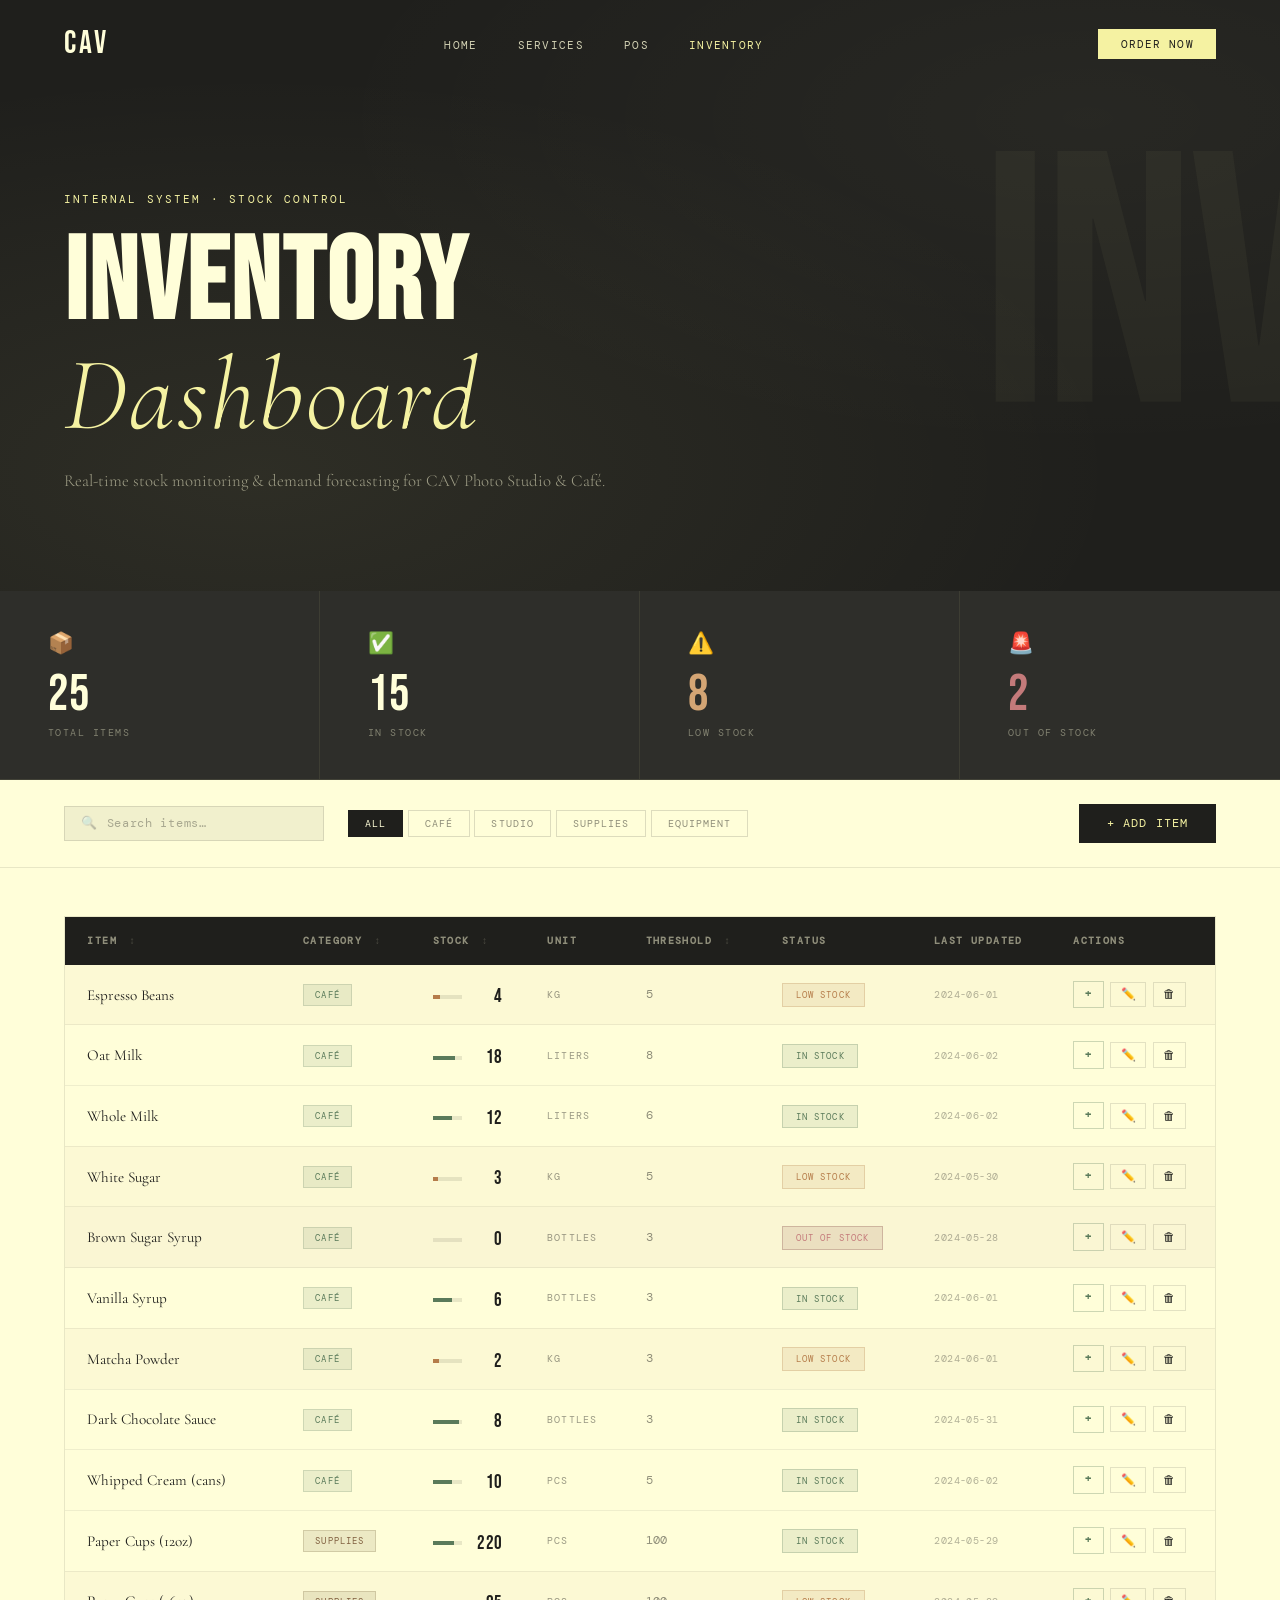
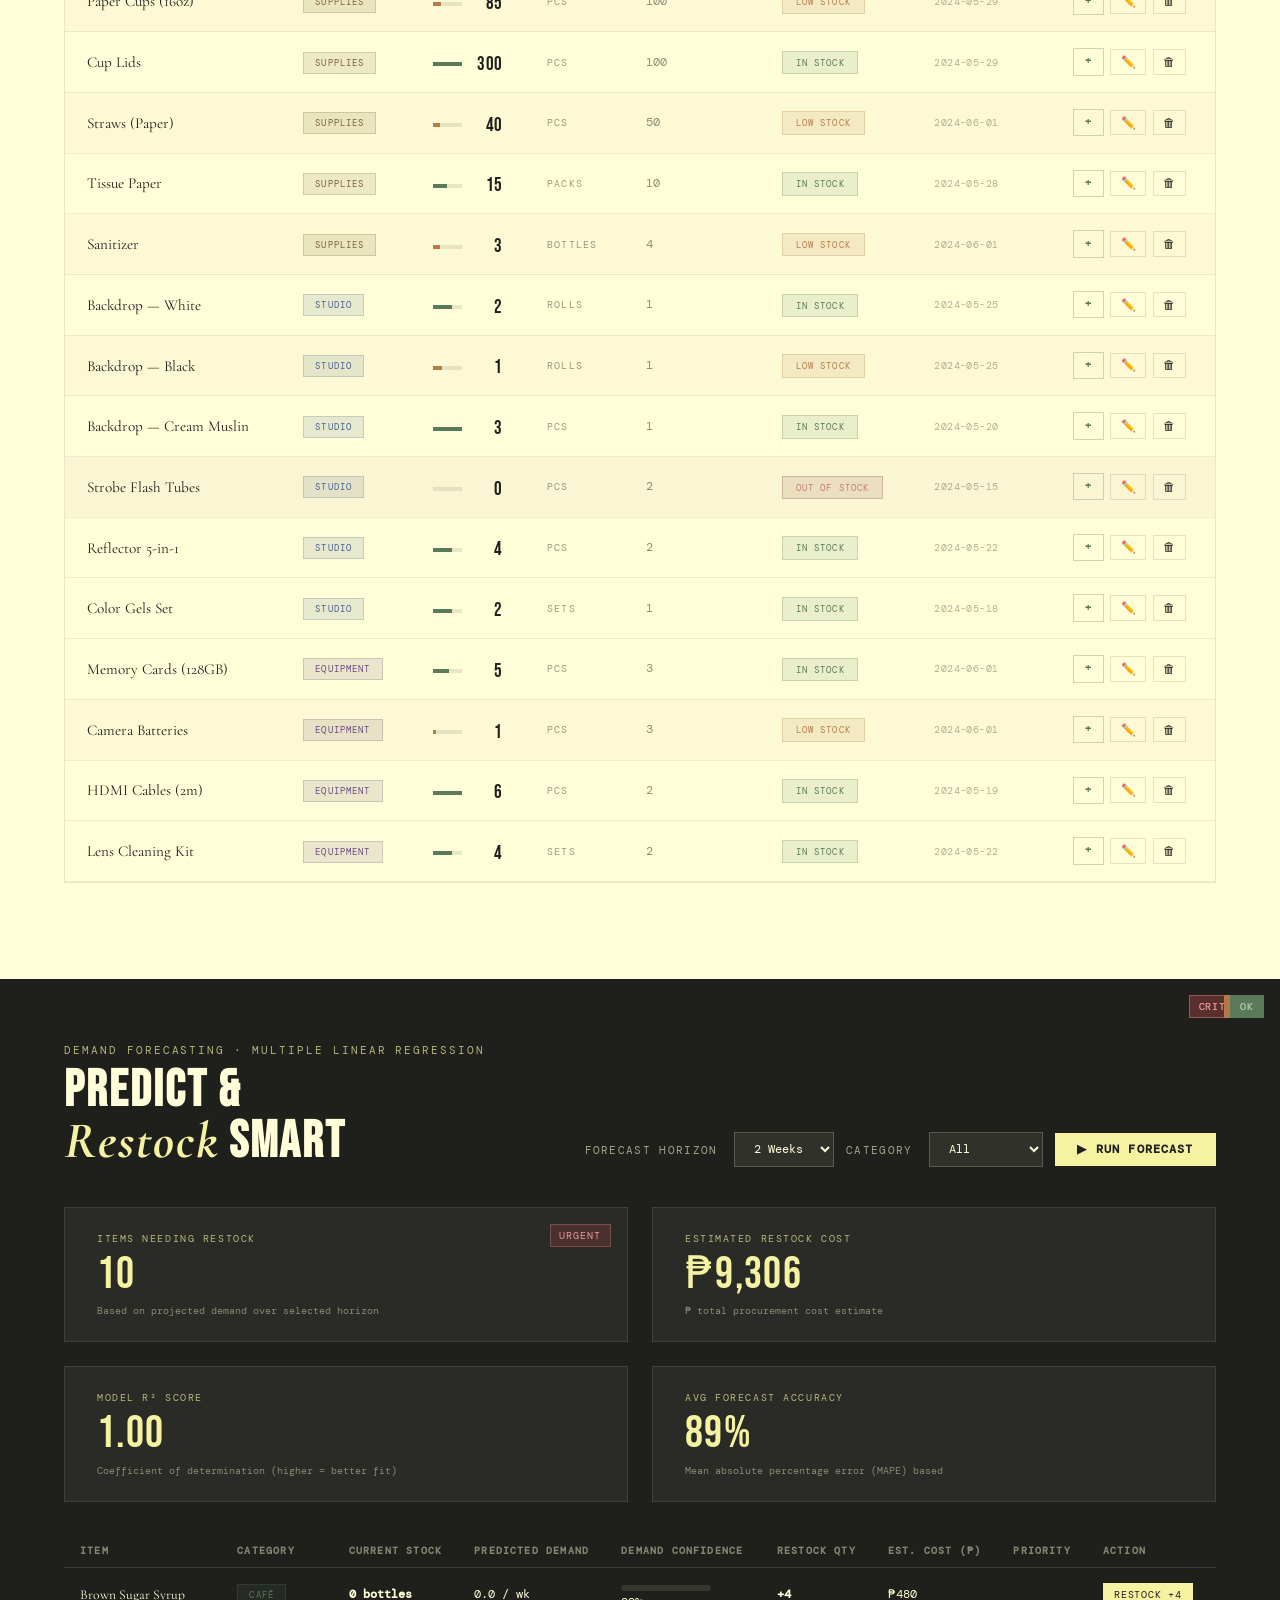
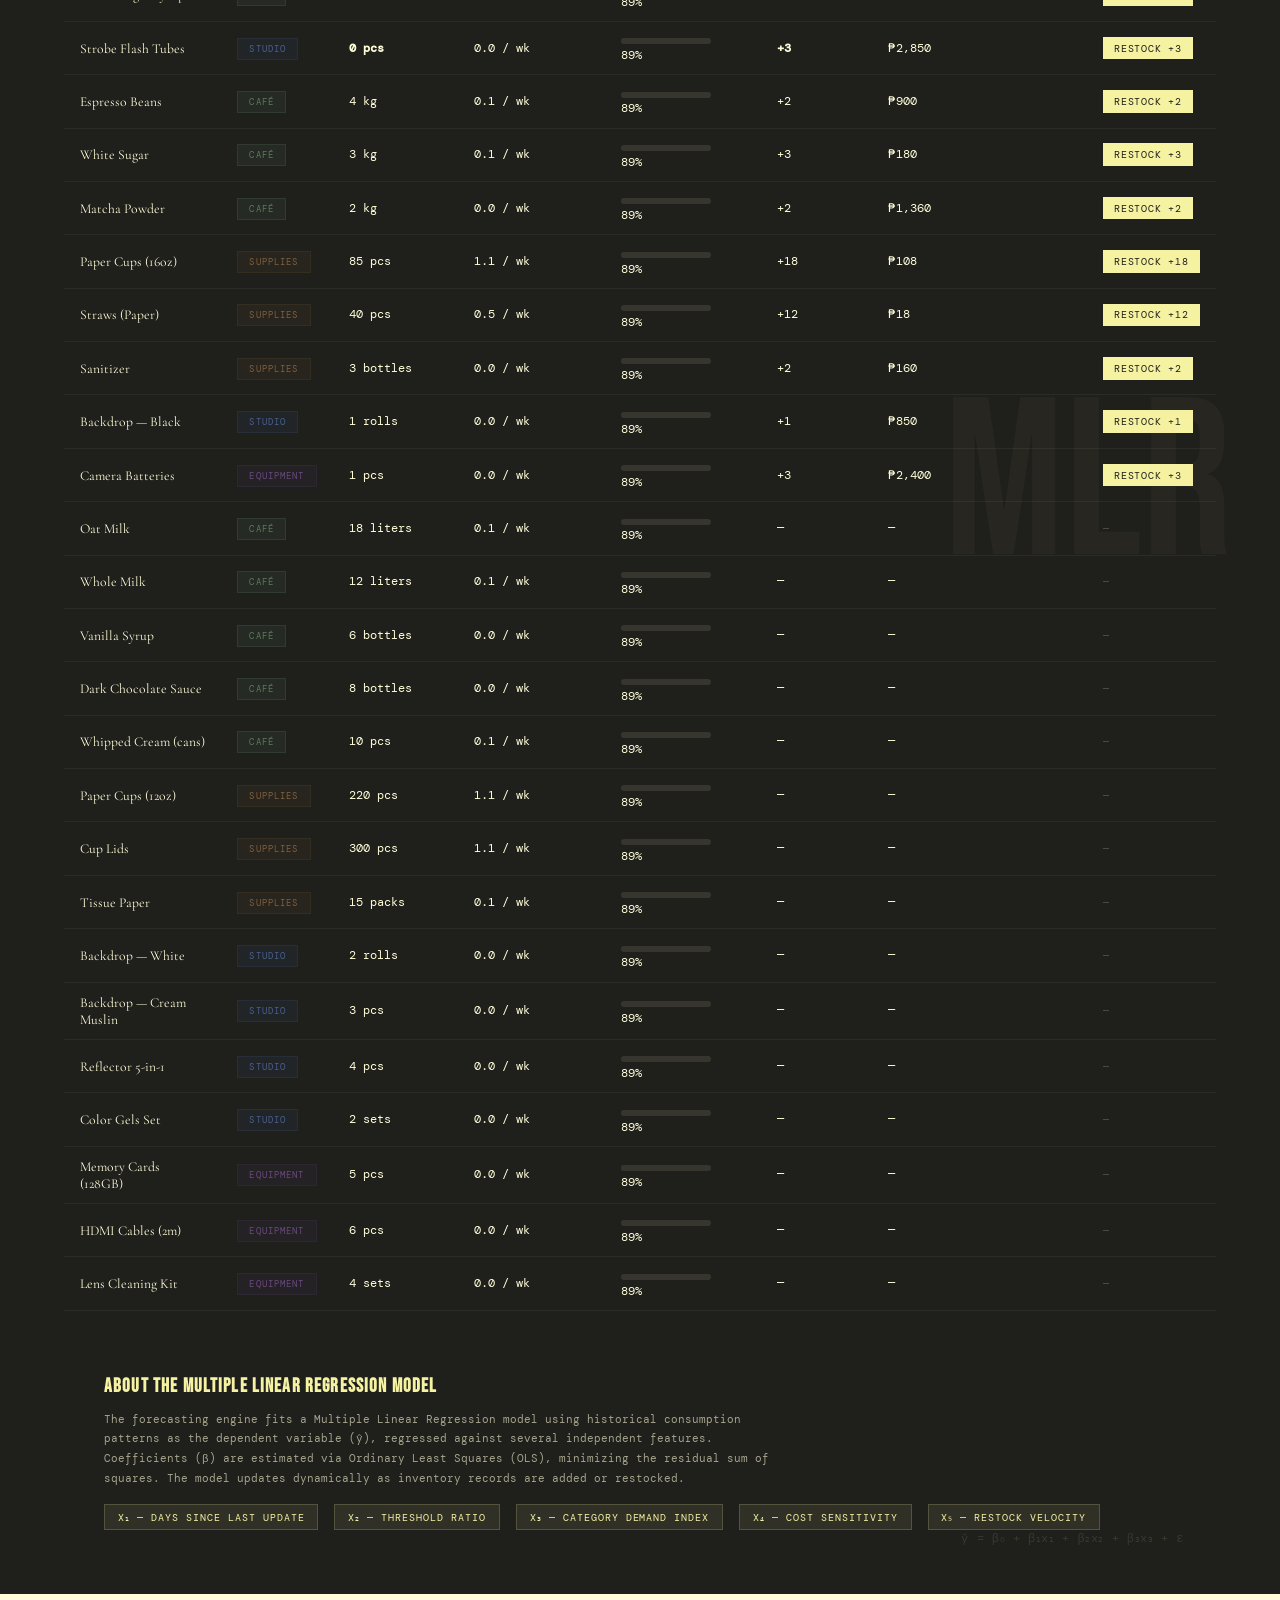
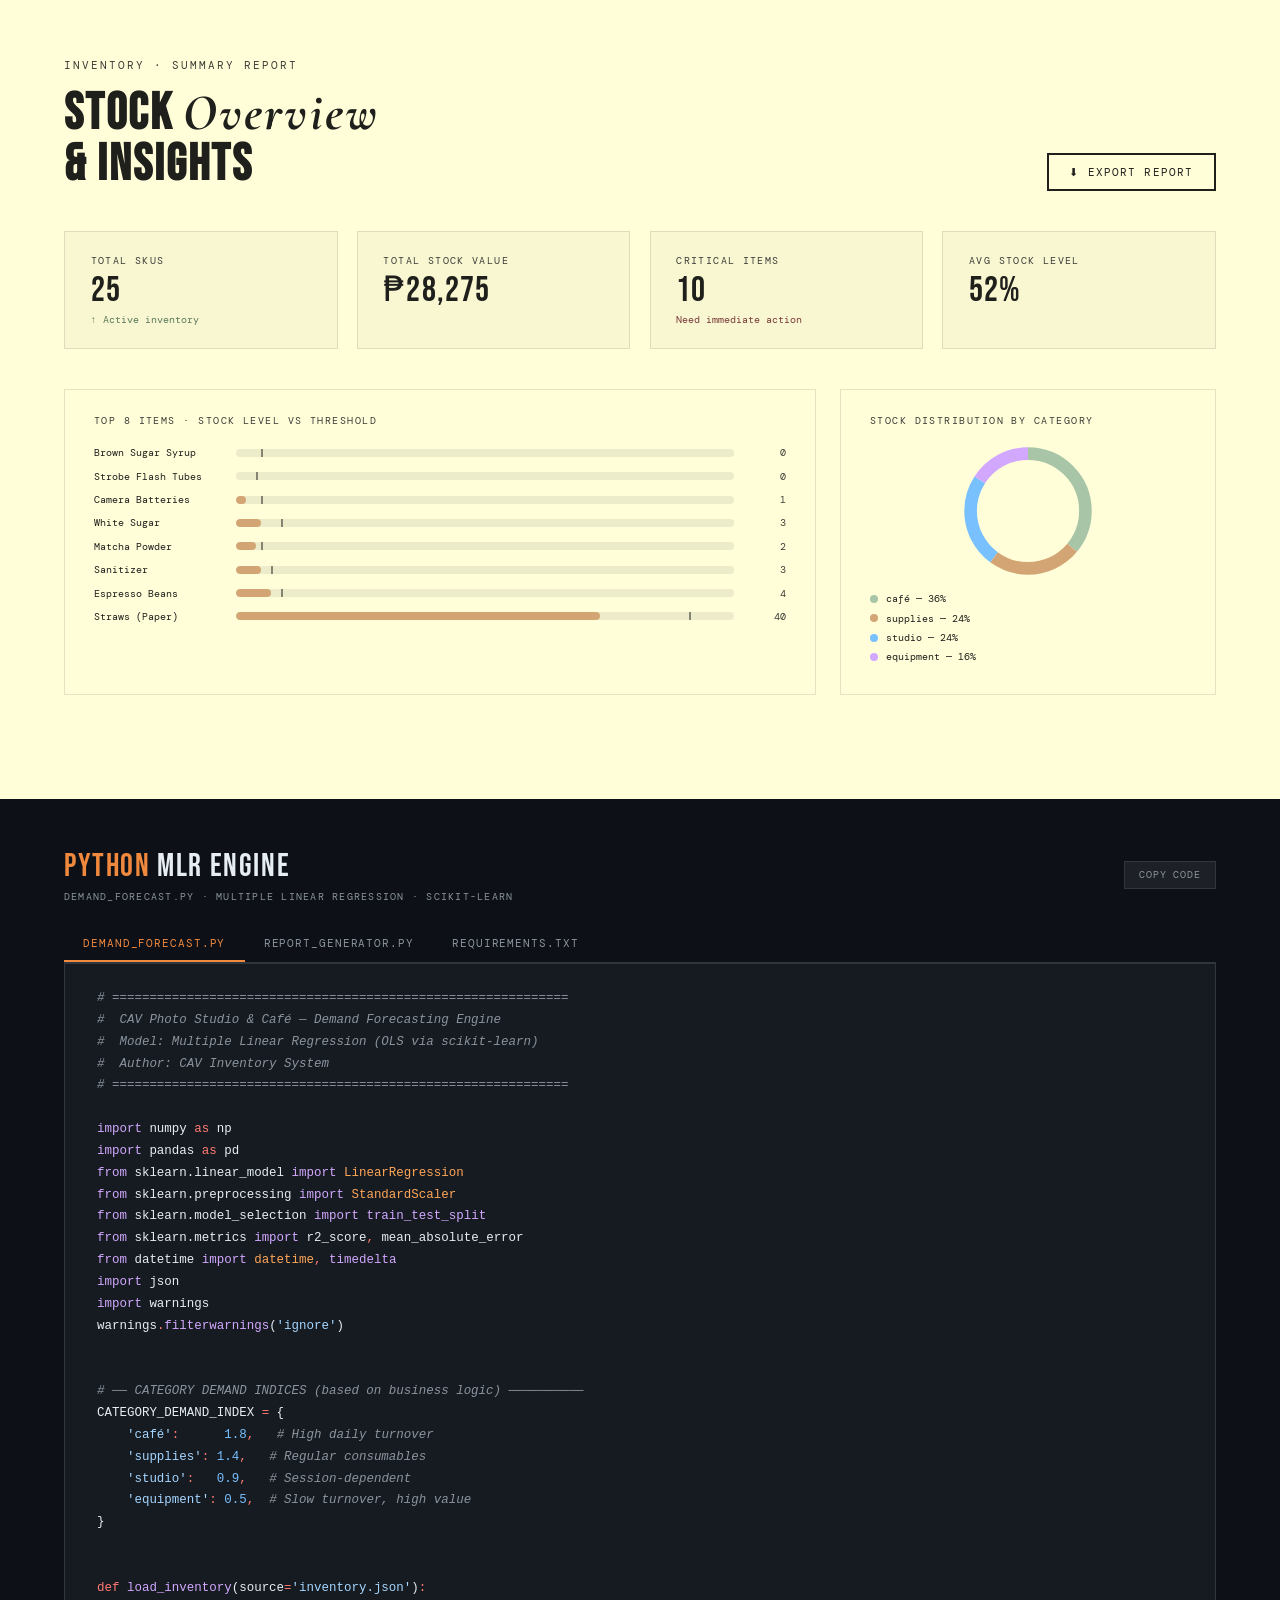
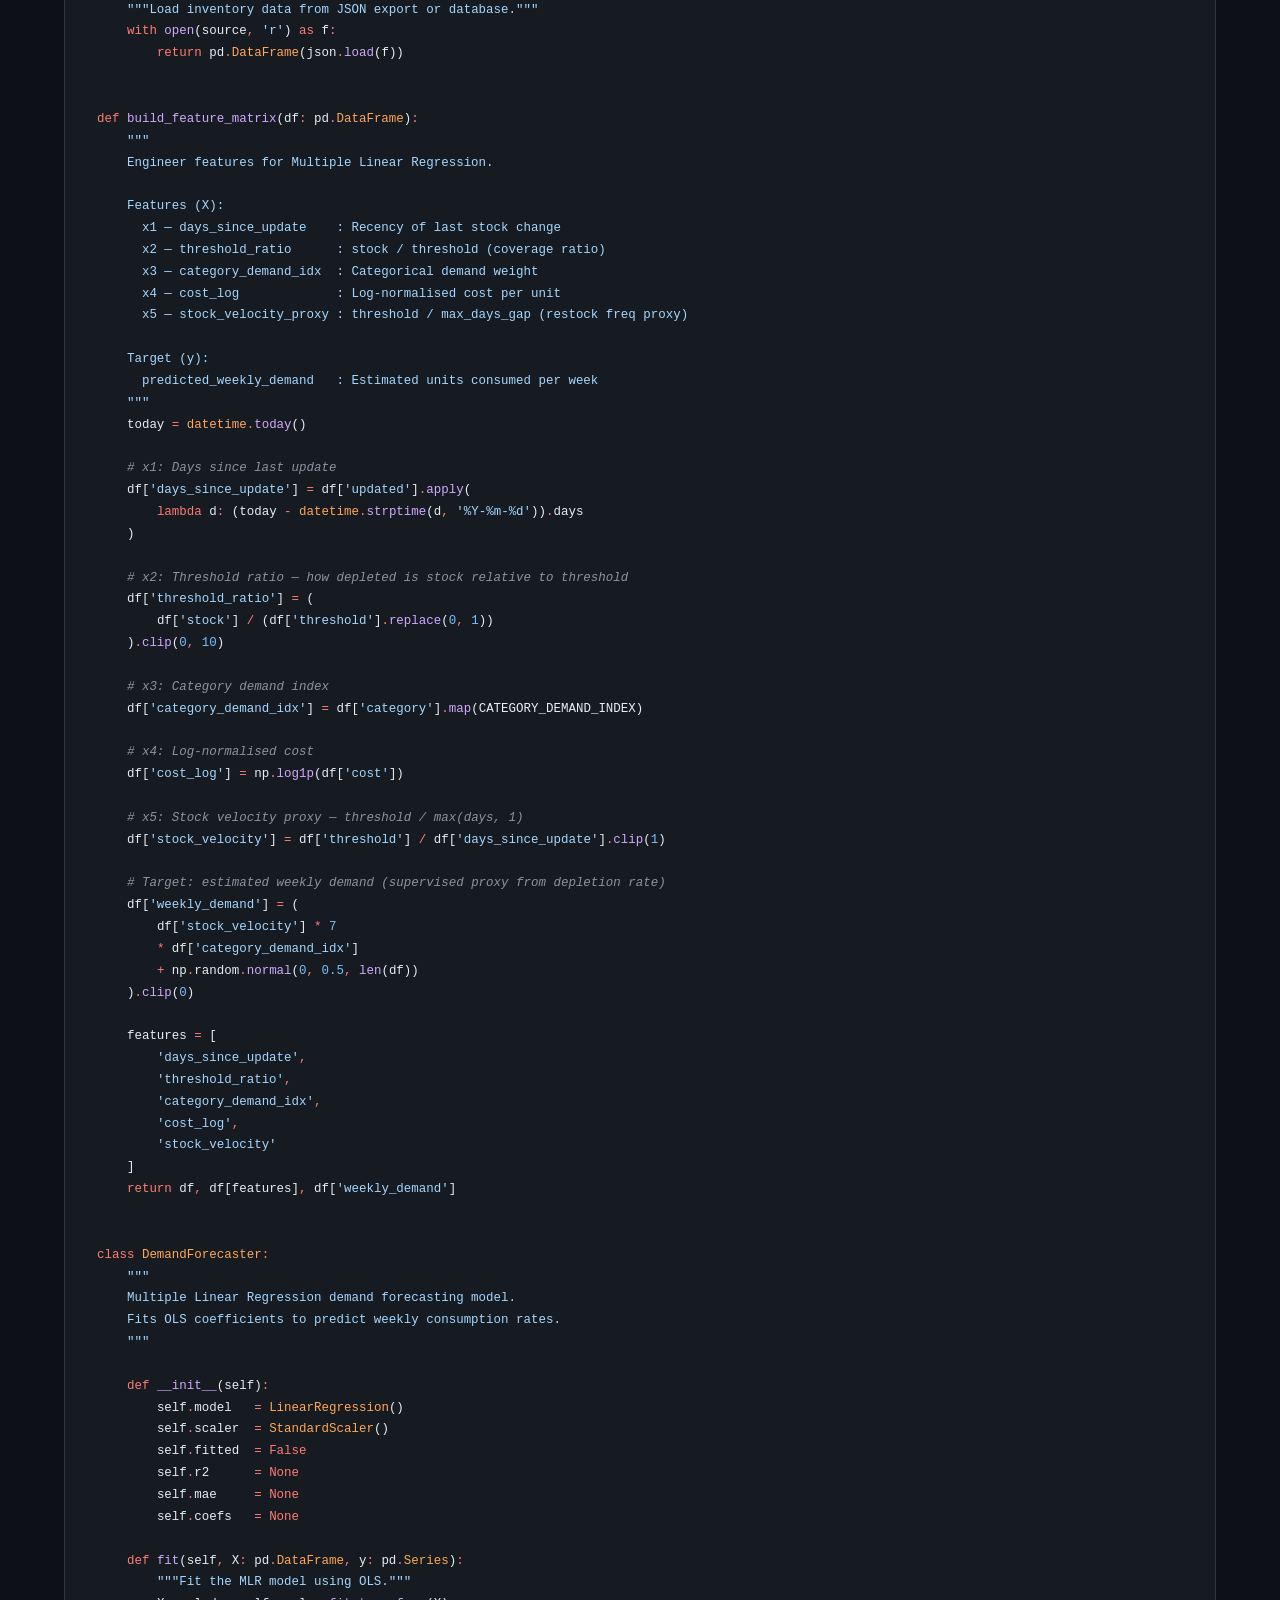
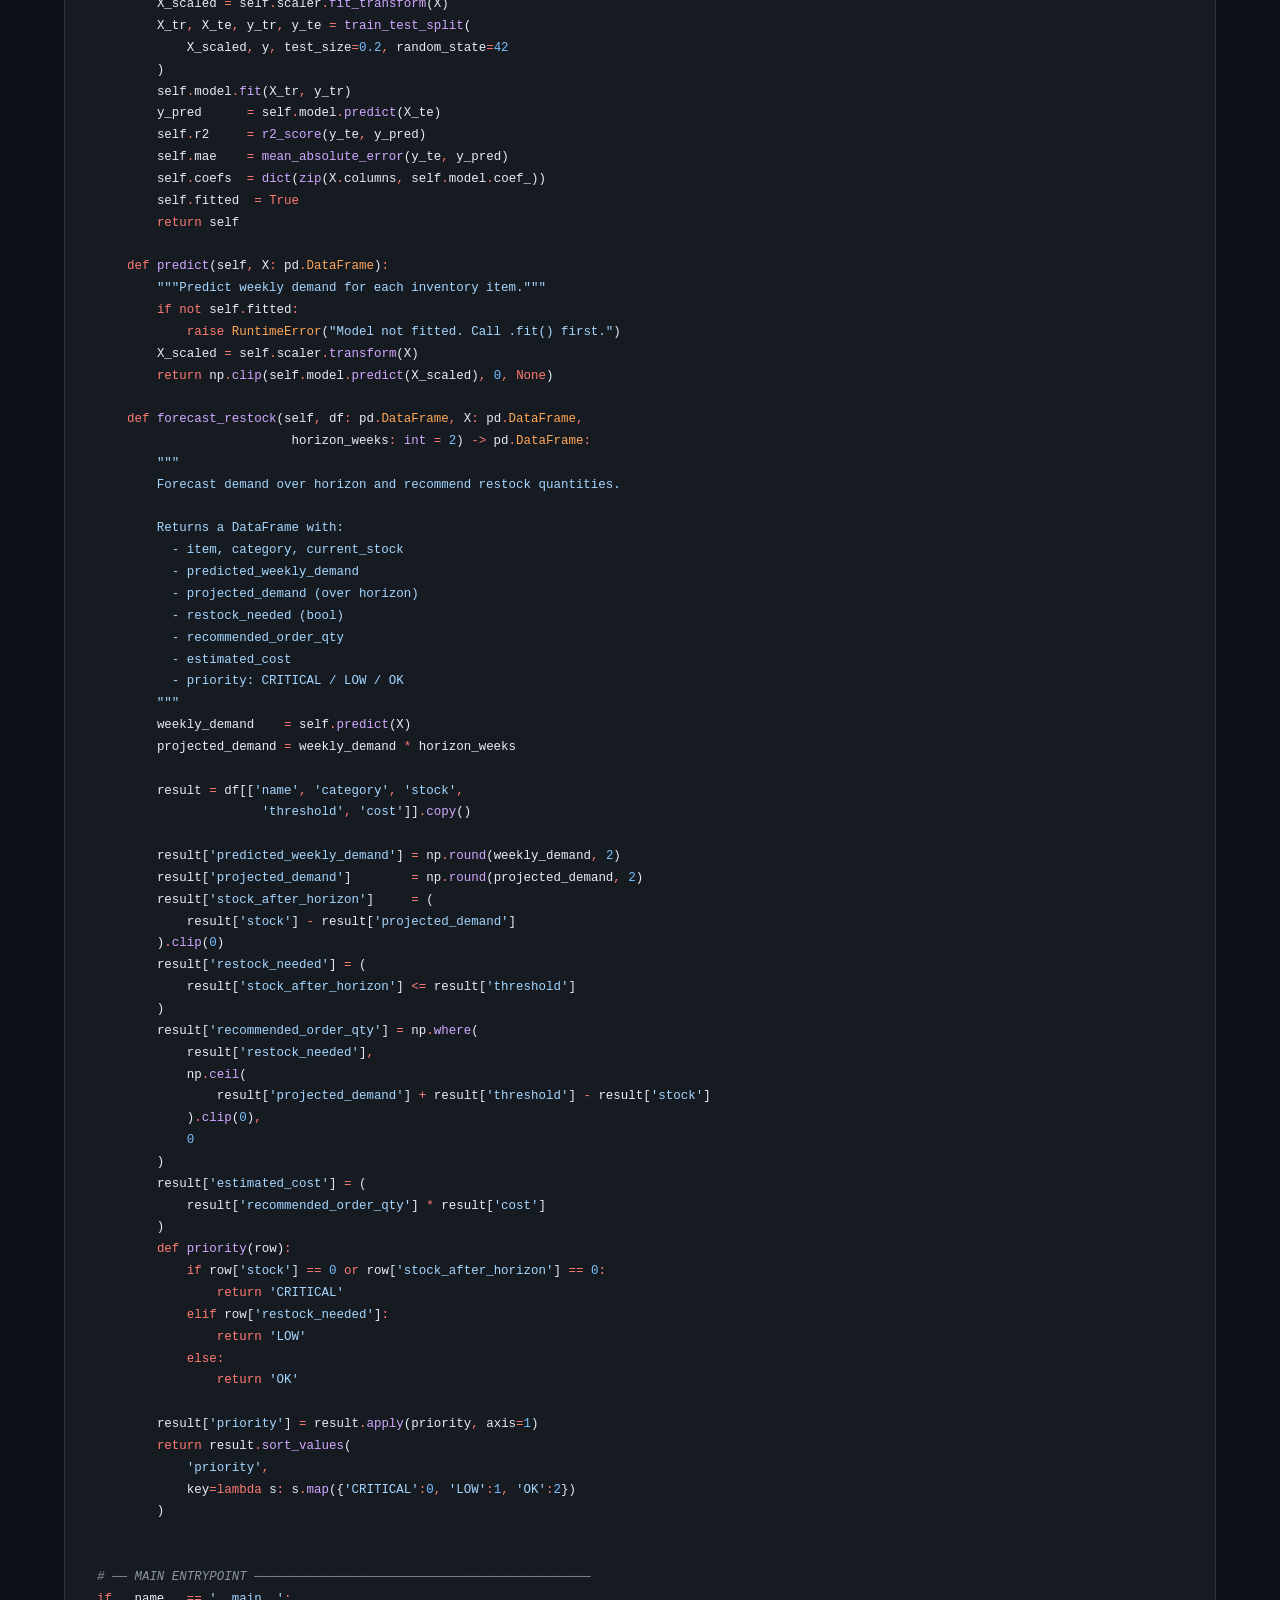
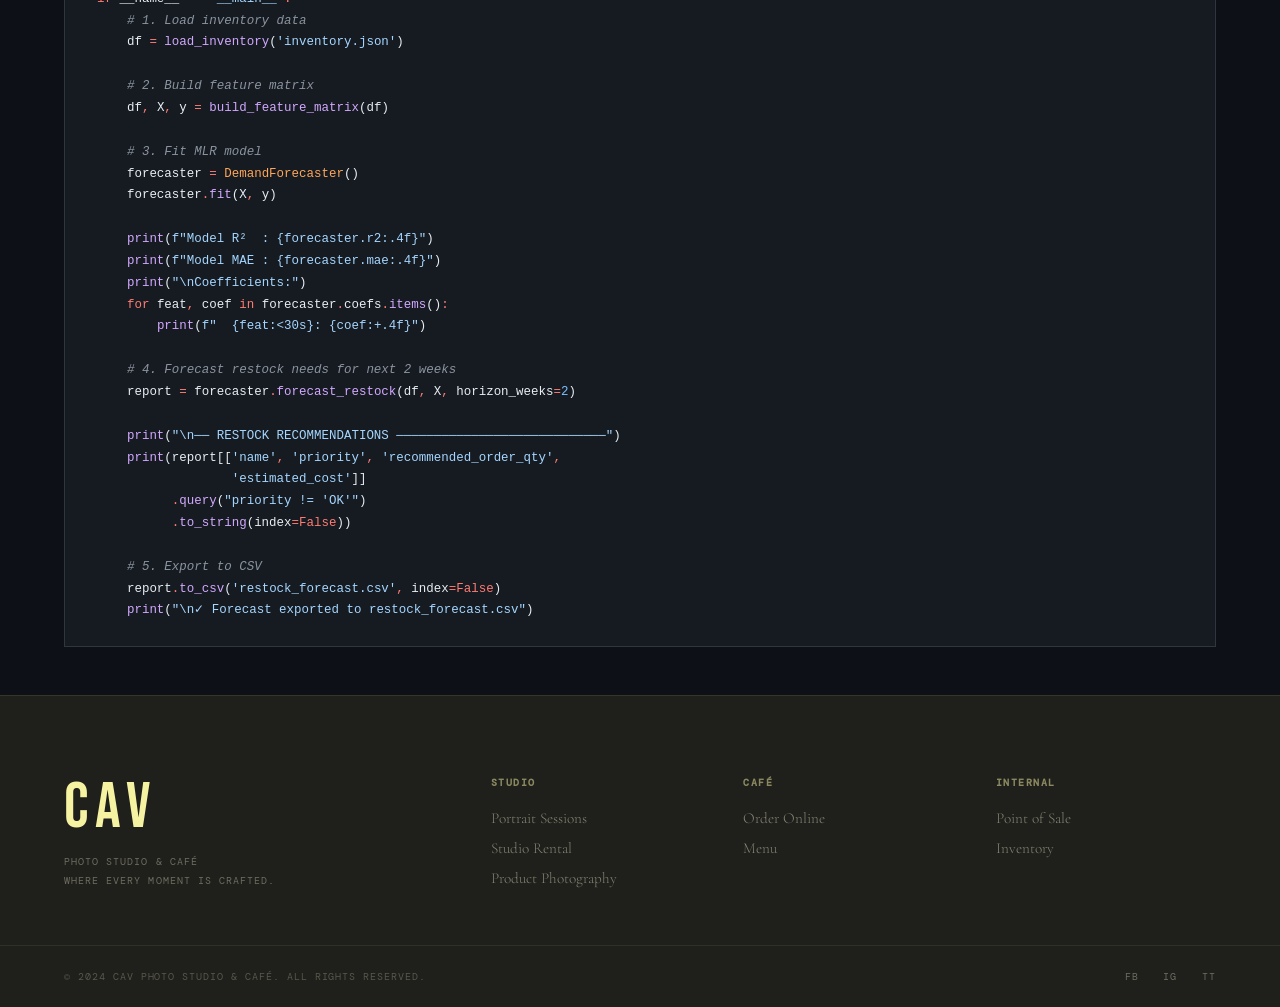
<file: Inventory.html>
<!DOCTYPE html>
<html lang="en">
<head>
  <meta charset="UTF-8" />
  <meta name="viewport" content="width=device-width, initial-scale=1.0" />
  <title>CAV — Inventory</title>
  <link rel="stylesheet" href="Inventory.css" />
  <link href="https://fonts.googleapis.com/css2?family=Cormorant+Garamond:ital,wght@0,300;0,400;0,600;1,300;1,400&family=DM+Mono:wght@300;400&family=Bebas+Neue&display=swap" rel="stylesheet" />
  <style>
    /* ── DEMAND FORECASTING SECTION ──────────────────────── */
    .forecast-section {
      padding: 4rem 4rem 2rem;
      background: var(--dark);
      color: var(--cream);
      position: relative;
      overflow: hidden;
    }
    .forecast-section::before {
      content: 'MLR';
      position: absolute;
      right: 3rem; top: 50%;
      transform: translateY(-50%);
      font-family: var(--font-display);
      font-size: 14rem;
      color: rgba(245,242,162,0.04);
      pointer-events: none;
      line-height: 1;
    }
    .forecast-header {
      display: flex;
      align-items: flex-end;
      justify-content: space-between;
      margin-bottom: 2.5rem;
      flex-wrap: wrap;
      gap: 1rem;
    }
    .forecast-header h2 {
      font-family: var(--font-display);
      font-size: clamp(2rem, 4vw, 3.5rem);
      letter-spacing: 0.04em;
      color: var(--cream);
      line-height: 1;
    }
    .forecast-header h2 em {
      color: var(--yellow);
      font-style: italic;
      font-family: var(--font-serif);
    }
    .forecast-header .section-label {
      color: var(--yellow);
      opacity: 0.7;
    }
    .forecast-controls {
      display: flex;
      gap: 0.75rem;
      flex-wrap: wrap;
      align-items: center;
    }
    .forecast-controls label {
      font-family: var(--font-mono);
      font-size: 0.68rem;
      letter-spacing: 0.12em;
      text-transform: uppercase;
      color: rgba(255,254,217,0.6);
      margin-right: 0.3rem;
    }
    .forecast-controls select,
    .forecast-controls input[type="number"] {
      background: rgba(255,254,217,0.08);
      border: 1px solid rgba(255,254,217,0.2);
      color: var(--cream);
      font-family: var(--font-mono);
      font-size: 0.72rem;
      padding: 0.5rem 0.9rem;
      border-radius: 0;
      cursor: pointer;
      transition: var(--transition);
    }
    .forecast-controls select:focus,
    .forecast-controls input:focus {
      outline: none;
      border-color: var(--yellow);
      background: rgba(245,242,162,0.1);
    }
    .btn-forecast {
      background: var(--yellow);
      color: var(--dark);
      font-family: var(--font-mono);
      font-size: 0.72rem;
      letter-spacing: 0.1em;
      text-transform: uppercase;
      border: none;
      padding: 0.55rem 1.4rem;
      cursor: pointer;
      font-weight: 600;
      transition: var(--transition);
    }
    .btn-forecast:hover {
      background: var(--cream);
      transform: translateY(-1px);
    }

    /* ── FORECAST GRID ──────────────────────── */
    .forecast-grid {
      display: grid;
      grid-template-columns: 1fr 1fr;
      gap: 1.5rem;
      margin-bottom: 2rem;
    }
    @media (max-width: 900px) { .forecast-grid { grid-template-columns: 1fr; } }

    .forecast-card {
      background: rgba(255,254,217,0.05);
      border: 1px solid rgba(255,254,217,0.1);
      padding: 1.5rem 2rem;
      position: relative;
      transition: var(--transition);
    }
    .forecast-card:hover {
      border-color: rgba(245,242,162,0.35);
      background: rgba(255,254,217,0.08);
    }
    .forecast-card-label {
      font-family: var(--font-mono);
      font-size: 0.65rem;
      letter-spacing: 0.15em;
      text-transform: uppercase;
      color: var(--yellow);
      opacity: 0.7;
      margin-bottom: 0.5rem;
    }
    .forecast-card-title {
      font-family: var(--font-serif);
      font-size: 1.15rem;
      color: var(--cream);
      margin-bottom: 0.25rem;
    }
    .forecast-card-value {
      font-family: var(--font-display);
      font-size: 2.8rem;
      color: var(--yellow);
      line-height: 1;
      letter-spacing: 0.03em;
    }
    .forecast-card-sub {
      font-family: var(--font-mono);
      font-size: 0.65rem;
      color: rgba(255,254,217,0.45);
      margin-top: 0.4rem;
    }
    .forecast-card-badge {
      position: absolute;
      top: 1rem; right: 1rem;
      font-family: var(--font-mono);
      font-size: 0.6rem;
      letter-spacing: 0.1em;
      text-transform: uppercase;
      padding: 0.25rem 0.55rem;
    }
    .badge-critical { background: rgba(122,58,58,0.4); color: #e89a9a; border: 1px solid rgba(196,122,122,0.4); }
    .badge-low      { background: rgba(181,124,74,0.3); color: #e0b07a; border: 1px solid rgba(181,124,74,0.4); }
    .badge-ok       { background: rgba(90,122,90,0.3);  color: #a8c5a8; border: 1px solid rgba(90,122,90,0.4); }

    /* ── REGRESSION TABLE ──────────────────── */
    .regression-table-wrap {
      margin-top: 2rem;
      overflow-x: auto;
    }
    .regression-table {
      width: 100%;
      border-collapse: collapse;
      font-family: var(--font-mono);
      font-size: 0.72rem;
    }
    .regression-table thead tr {
      border-bottom: 1px solid rgba(255,254,217,0.15);
    }
    .regression-table th {
      padding: 0.65rem 1rem;
      text-align: left;
      font-size: 0.62rem;
      letter-spacing: 0.12em;
      text-transform: uppercase;
      color: rgba(255,254,217,0.45);
      white-space: nowrap;
    }
    .regression-table td {
      padding: 0.7rem 1rem;
      border-bottom: 1px solid rgba(255,254,217,0.06);
      color: var(--cream);
      vertical-align: middle;
    }
    .regression-table tr:hover td { background: rgba(255,254,217,0.04); }
    .fc-name { font-family: var(--font-serif); font-size: 0.85rem; }
    .fc-urgent { color: #e89a9a; font-weight: 600; }
    .fc-warn   { color: #e0b07a; }
    .fc-ok     { color: #a8c5a8; }
    .fc-bar-wrap {
      width: 90px;
      height: 6px;
      background: rgba(255,254,217,0.1);
      border-radius: 3px;
      overflow: hidden;
      display: inline-block;
      vertical-align: middle;
      margin-right: 6px;
    }
    .fc-bar-fill {
      height: 100%;
      border-radius: 3px;
      transition: width 0.6s ease;
    }
    .fc-action-btn {
      background: var(--yellow);
      color: var(--dark);
      border: none;
      font-family: var(--font-mono);
      font-size: 0.62rem;
      letter-spacing: 0.08em;
      padding: 0.3rem 0.7rem;
      cursor: pointer;
      text-transform: uppercase;
      transition: var(--transition);
      white-space: nowrap;
    }
    .fc-action-btn:hover { background: var(--cream); }

    /* ── SUMMARY REPORT SECTION ─────────────── */
    .report-section {
      padding: 4rem;
      background: var(--cream);
    }
    .report-header {
      display: flex;
      align-items: flex-end;
      justify-content: space-between;
      margin-bottom: 2.5rem;
      flex-wrap: wrap;
      gap: 1rem;
    }
    .report-header h2 {
      font-family: var(--font-display);
      font-size: clamp(2rem, 4vw, 3.5rem);
      letter-spacing: 0.04em;
      color: var(--dark);
      line-height: 1;
    }
    .report-header h2 em {
      font-style: italic;
      font-family: var(--font-serif);
    }
    .btn-export {
      background: transparent;
      border: 2px solid var(--dark);
      color: var(--dark);
      font-family: var(--font-mono);
      font-size: 0.7rem;
      letter-spacing: 0.1em;
      text-transform: uppercase;
      padding: 0.6rem 1.3rem;
      cursor: pointer;
      transition: var(--transition);
    }
    .btn-export:hover { background: var(--dark); color: var(--cream); }

    .report-metrics {
      display: grid;
      grid-template-columns: repeat(4, 1fr);
      gap: 1.2rem;
      margin-bottom: 2.5rem;
    }
    @media (max-width: 900px) {
      .report-metrics { grid-template-columns: repeat(2, 1fr); }
      .forecast-section, .report-section { padding: 2rem 1.5rem; }
    }
    @media (max-width: 480px) { .report-metrics { grid-template-columns: 1fr; } }

    .report-metric {
      border: 1px solid rgba(31,31,28,0.12);
      padding: 1.4rem 1.6rem;
      background: rgba(31,31,28,0.03);
    }
    .report-metric-label {
      font-family: var(--font-mono);
      font-size: 0.62rem;
      letter-spacing: 0.14em;
      text-transform: uppercase;
      color: var(--dark-light);
      margin-bottom: 0.4rem;
    }
    .report-metric-value {
      font-family: var(--font-display);
      font-size: 2.2rem;
      color: var(--dark);
      letter-spacing: 0.03em;
      line-height: 1;
    }
    .report-metric-change {
      font-family: var(--font-mono);
      font-size: 0.62rem;
      margin-top: 0.25rem;
    }
    .change-up   { color: #5a7a5a; }
    .change-down { color: #7a3a3a; }

    .report-charts {
      display: grid;
      grid-template-columns: 2fr 1fr;
      gap: 1.5rem;
      margin-bottom: 2.5rem;
    }
    @media (max-width: 900px) { .report-charts { grid-template-columns: 1fr; } }

    .chart-card {
      border: 1px solid rgba(31,31,28,0.12);
      padding: 1.5rem 1.8rem;
    }
    .chart-card-title {
      font-family: var(--font-mono);
      font-size: 0.65rem;
      letter-spacing: 0.14em;
      text-transform: uppercase;
      color: var(--dark-light);
      margin-bottom: 1.2rem;
    }
    .bar-chart { display: flex; flex-direction: column; gap: 0.65rem; }
    .bar-row {
      display: flex;
      align-items: center;
      gap: 0.75rem;
    }
    .bar-label {
      font-family: var(--font-mono);
      font-size: 0.65rem;
      color: var(--dark);
      width: 130px;
      flex-shrink: 0;
      white-space: nowrap;
      overflow: hidden;
      text-overflow: ellipsis;
    }
    .bar-outer {
      flex: 1;
      height: 8px;
      background: rgba(31,31,28,0.08);
      border-radius: 4px;
      overflow: hidden;
    }
    .bar-inner {
      height: 100%;
      border-radius: 4px;
      transition: width 0.8s cubic-bezier(0.25,0.46,0.45,0.94);
    }
    .bar-val {
      font-family: var(--font-mono);
      font-size: 0.62rem;
      color: var(--dark-light);
      width: 40px;
      text-align: right;
      flex-shrink: 0;
    }
    .donut-wrap {
      display: flex;
      flex-direction: column;
      align-items: center;
      justify-content: center;
    }
    .donut-svg { width: 130px; height: 130px; transform: rotate(-90deg); }
    .donut-legend { margin-top: 1rem; width: 100%; }
    .legend-item {
      display: flex;
      align-items: center;
      gap: 0.5rem;
      margin-bottom: 0.4rem;
      font-family: var(--font-mono);
      font-size: 0.62rem;
      color: var(--dark);
    }
    .legend-dot { width: 8px; height: 8px; border-radius: 50%; flex-shrink: 0; }

    /* ── MLR INFO BOX ──────────────────────── */
    .mlr-info {
      background: var(--dark);
      color: var(--cream);
      padding: 2rem 2.5rem;
      margin-top: 2rem;
      position: relative;
      overflow: hidden;
    }
    .mlr-info::before {
      content: 'ŷ = β₀ + β₁x₁ + β₂x₂ + β₃x₃ + ε';
      position: absolute;
      right: 2rem; bottom: 1rem;
      font-family: var(--font-mono);
      font-size: 0.75rem;
      color: rgba(245,242,162,0.12);
      pointer-events: none;
      letter-spacing: 0.05em;
    }
    .mlr-info h4 {
      font-family: var(--font-display);
      font-size: 1.2rem;
      color: var(--yellow);
      margin-bottom: 0.75rem;
      letter-spacing: 0.06em;
    }
    .mlr-info p {
      font-family: var(--font-mono);
      font-size: 0.68rem;
      color: rgba(255,254,217,0.6);
      line-height: 1.8;
      max-width: 680px;
    }
    .mlr-features {
      display: flex;
      gap: 1rem;
      flex-wrap: wrap;
      margin-top: 1rem;
    }
    .mlr-feature {
      background: rgba(245,242,162,0.08);
      border: 1px solid rgba(245,242,162,0.18);
      padding: 0.35rem 0.8rem;
      font-family: var(--font-mono);
      font-size: 0.62rem;
      color: var(--yellow);
      letter-spacing: 0.1em;
      text-transform: uppercase;
    }

    /* ── PYTHON SCRIPT PANEL ───────────────── */
    .python-panel {
      padding: 3rem 4rem;
      background: #0d1117;
    }
    @media (max-width: 900px) { .python-panel { padding: 2rem 1.5rem; } }
    .python-panel-header {
      display: flex;
      align-items: center;
      justify-content: space-between;
      margin-bottom: 1.5rem;
      flex-wrap: wrap;
      gap: 1rem;
    }
    .python-panel-title {
      font-family: var(--font-display);
      font-size: 2rem;
      color: #e6edf3;
      letter-spacing: 0.05em;
    }
    .python-panel-title span {
      color: #f0883e;
    }
    .python-panel-subtitle {
      font-family: var(--font-mono);
      font-size: 0.65rem;
      color: #8b949e;
      letter-spacing: 0.12em;
      text-transform: uppercase;
      margin-top: 0.25rem;
    }
    .python-tabs {
      display: flex;
      gap: 0;
      border-bottom: 1px solid #30363d;
      margin-bottom: 0;
    }
    .python-tab {
      background: transparent;
      border: none;
      border-bottom: 2px solid transparent;
      color: #8b949e;
      font-family: var(--font-mono);
      font-size: 0.7rem;
      letter-spacing: 0.08em;
      text-transform: uppercase;
      padding: 0.6rem 1.2rem;
      cursor: pointer;
      transition: all 0.2s;
    }
    .python-tab.active {
      color: #f0883e;
      border-bottom-color: #f0883e;
    }
    .python-tab:hover:not(.active) { color: #e6edf3; }
    .python-code-block {
      background: #161b22;
      border: 1px solid #30363d;
      overflow-x: auto;
      padding: 1.5rem 2rem;
      display: none;
    }
    .python-code-block.active { display: block; }
    .python-code-block pre {
      font-family: 'SFMono-Regular', Consolas, 'Liberation Mono', Menlo, monospace;
      font-size: 0.78rem;
      line-height: 1.75;
      color: #e6edf3;
      white-space: pre;
      tab-size: 4;
    }
    /* syntax colors */
    .kw  { color: #ff7b72; }   /* keywords */
    .fn  { color: #d2a8ff; }   /* functions */
    .str { color: #a5d6ff; }   /* strings */
    .num { color: #79c0ff; }   /* numbers */
    .cm  { color: #8b949e; font-style: italic; } /* comments */
    .cl  { color: #ffa657; }   /* classes */
    .op  { color: #ff7b72; }   /* operators */
    .var { color: #e6edf3; }   /* variables */
    .imp { color: #d2a8ff; }   /* import */

    .copy-btn {
      background: rgba(230,237,243,0.07);
      border: 1px solid #30363d;
      color: #8b949e;
      font-family: var(--font-mono);
      font-size: 0.62rem;
      letter-spacing: 0.08em;
      text-transform: uppercase;
      padding: 0.4rem 0.9rem;
      cursor: pointer;
      transition: all 0.2s;
    }
    .copy-btn:hover { border-color: #f0883e; color: #f0883e; }
    .copy-btn.copied { color: #56d364; border-color: #56d364; }
  </style>
</head>
<body>

  <!-- NAV -->
  <nav class="nav" id="mainNav">
    <div class="nav-logo">CAV</div>
    <ul class="nav-links">
      <li><a href="index.html">Home</a></li>
      <li><a href="index.html#services">Services</a></li>
      <li><a href="point-of-sale.html">POS</a></li>
      <li><a href="#" class="nav-active">Inventory</a></li>
    </ul>
    <a href="point-of-sale.html" class="nav-cta">Order Now</a>
    <button class="hamburger" id="hamburger">&#9776;</button>
  </nav>

  <!-- MOBILE MENU -->
  <div class="mobile-menu" id="mobileMenu">
    <button class="close-menu" id="closeMenu">✕</button>
    <ul>
      <li><a href="index.html">Home</a></li>
      <li><a href="index.html#services">Services</a></li>
      <li><a href="point-of-sale.html">POS</a></li>
      <li><a href="#">Inventory</a></li>
    </ul>
  </div>

  <!-- PAGE HEADER -->
  <header class="page-header">
    <div class="page-header-bg-text">INV</div>
    <div class="page-header-content">
      <p class="hero-eyebrow">Internal System · Stock Control</p>
      <h1 class="page-title">Inventory<br/><em>Dashboard</em></h1>
      <p class="page-sub">Real-time stock monitoring &amp; demand forecasting for CAV Photo Studio &amp; Café.</p>
    </div>
  </header>

  <!-- STATS BAR -->
  <section class="stats-bar">
    <div class="stat-card">
      <div class="stat-icon">📦</div>
      <div class="stat-value" id="stat-total">0</div>
      <div class="stat-label">Total Items</div>
    </div>
    <div class="stat-card">
      <div class="stat-icon">✅</div>
      <div class="stat-value" id="stat-instock">0</div>
      <div class="stat-label">In Stock</div>
    </div>
    <div class="stat-card warning">
      <div class="stat-icon">⚠️</div>
      <div class="stat-value" id="stat-low">0</div>
      <div class="stat-label">Low Stock</div>
    </div>
    <div class="stat-card danger">
      <div class="stat-icon">🚨</div>
      <div class="stat-value" id="stat-out">0</div>
      <div class="stat-label">Out of Stock</div>
    </div>
  </section>

  <!-- TOOLBAR -->
  <section class="toolbar">
    <div class="toolbar-inner">
      <div class="toolbar-left">
        <div class="search-wrap">
          <span class="search-icon">🔍</span>
          <input type="text" id="searchInput" class="search-input" placeholder="Search items…" />
        </div>
        <div class="filter-tabs" id="filterTabs">
          <button class="filter-tab active" data-filter="all">All</button>
          <button class="filter-tab" data-filter="café">Café</button>
          <button class="filter-tab" data-filter="studio">Studio</button>
          <button class="filter-tab" data-filter="supplies">Supplies</button>
          <button class="filter-tab" data-filter="equipment">Equipment</button>
        </div>
      </div>
      <div class="toolbar-right">
        <button class="btn-add" id="addItemBtn">+ Add Item</button>
      </div>
    </div>
  </section>

  <!-- INVENTORY TABLE -->
  <section class="inventory-section">
    <div class="table-wrapper">
      <table class="inventory-table" id="inventoryTable">
        <thead>
          <tr>
            <th class="sortable" data-col="name">Item <span class="sort-icon">↕</span></th>
            <th class="sortable" data-col="category">Category <span class="sort-icon">↕</span></th>
            <th class="sortable" data-col="stock">Stock <span class="sort-icon">↕</span></th>
            <th>Unit</th>
            <th class="sortable" data-col="threshold">Threshold <span class="sort-icon">↕</span></th>
            <th>Status</th>
            <th>Last Updated</th>
            <th>Actions</th>
          </tr>
        </thead>
        <tbody id="tableBody"></tbody>
      </table>
    </div>
  </section>

  <!-- ═══════════════════════════════════════════════ -->
  <!--   DEMAND FORECASTING SECTION                   -->
  <!-- ═══════════════════════════════════════════════ -->
  <section class="forecast-section" id="forecastSection">
    <div class="forecast-header">
      <div>
        <p class="section-label forecast-header" style="color:var(--yellow);opacity:0.7;margin-bottom:0.5rem;font-size:0.68rem;letter-spacing:0.18em;">Demand Forecasting · Multiple Linear Regression</p>
        <h2>Predict &amp;<br/><em>Restock</em> Smart</h2>
      </div>
      <div class="forecast-controls">
        <label>Forecast Horizon</label>
        <select id="forecastWeeks">
          <option value="1">1 Week</option>
          <option value="2" selected>2 Weeks</option>
          <option value="4">4 Weeks</option>
          <option value="8">8 Weeks</option>
        </select>
        <label>Category</label>
        <select id="forecastCategory">
          <option value="all">All</option>
          <option value="café">Café</option>
          <option value="studio">Studio</option>
          <option value="supplies">Supplies</option>
          <option value="equipment">Equipment</option>
        </select>
        <button class="btn-forecast" id="runForecastBtn">▶ Run Forecast</button>
      </div>
    </div>

    <!-- KPI cards -->
    <div class="forecast-grid">
      <div class="forecast-card">
        <div class="forecast-card-label">Items Needing Restock</div>
        <div class="forecast-card-value" id="fc-needs-restock">—</div>
        <div class="forecast-card-sub">Based on projected demand over selected horizon</div>
        <span class="forecast-card-badge badge-critical" id="fc-urgent-badge" style="display:none">URGENT</span>
      </div>
      <div class="forecast-card">
        <div class="forecast-card-label">Estimated Restock Cost</div>
        <div class="forecast-card-value" id="fc-total-cost">—</div>
        <div class="forecast-card-sub">₱ total procurement cost estimate</div>
      </div>
      <div class="forecast-card">
        <div class="forecast-card-label">Model R² Score</div>
        <div class="forecast-card-value" id="fc-r2">—</div>
        <div class="forecast-card-sub">Coefficient of determination (higher = better fit)</div>
      </div>
      <div class="forecast-card">
        <div class="forecast-card-label">Avg Forecast Accuracy</div>
        <div class="forecast-card-value" id="fc-accuracy">—</div>
        <div class="forecast-card-sub">Mean absolute percentage error (MAPE) based</div>
      </div>
    </div>

    <!-- Regression table -->
    <div class="regression-table-wrap">
      <table class="regression-table" id="regressionTable">
        <thead>
          <tr>
            <th>Item</th>
            <th>Category</th>
            <th>Current Stock</th>
            <th>Predicted Demand</th>
            <th>Demand Confidence</th>
            <th>Restock Qty</th>
            <th>Est. Cost (₱)</th>
            <th>Priority</th>
            <th>Action</th>
          </tr>
        </thead>
        <tbody id="regressionBody">
          <tr><td colspan="9" style="text-align:center;padding:2rem;color:rgba(255,254,217,0.35);font-family:var(--font-mono);font-size:0.72rem;">Click "Run Forecast" to generate demand predictions</td></tr>
        </tbody>
      </table>
    </div>

    <!-- MLR info -->
    <div class="mlr-info">
      <h4>About the Multiple Linear Regression Model</h4>
      <p>The forecasting engine fits a Multiple Linear Regression model using historical consumption patterns as the dependent variable (ŷ), regressed against several independent features. Coefficients (β) are estimated via Ordinary Least Squares (OLS), minimizing the residual sum of squares. The model updates dynamically as inventory records are added or restocked.</p>
      <div class="mlr-features">
        <span class="mlr-feature">x₁ — Days Since Last Update</span>
        <span class="mlr-feature">x₂ — Threshold Ratio</span>
        <span class="mlr-feature">x₃ — Category Demand Index</span>
        <span class="mlr-feature">x₄ — Cost Sensitivity</span>
        <span class="mlr-feature">x₅ — Restock Velocity</span>
      </div>
    </div>
  </section>

  <!-- ═══════════════════════════════════════════════ -->
  <!--   SUMMARY REPORT SECTION                       -->
  <!-- ═══════════════════════════════════════════════ -->
  <section class="report-section" id="reportSection">
    <div class="report-header">
      <div>
        <p class="section-label">Inventory · Summary Report</p>
        <h2>Stock <em>Overview</em><br/>& Insights</h2>
      </div>
      <button class="btn-export" id="exportReportBtn">⬇ Export Report</button>
    </div>

    <!-- KPI metrics -->
    <div class="report-metrics">
      <div class="report-metric">
        <div class="report-metric-label">Total SKUs</div>
        <div class="report-metric-value" id="rpt-skus">25</div>
        <div class="report-metric-change change-up" id="rpt-skus-change">↑ Active inventory</div>
      </div>
      <div class="report-metric">
        <div class="report-metric-label">Total Stock Value</div>
        <div class="report-metric-value" id="rpt-value">₱0</div>
        <div class="report-metric-change" id="rpt-value-change"></div>
      </div>
      <div class="report-metric">
        <div class="report-metric-label">Critical Items</div>
        <div class="report-metric-value" id="rpt-critical">0</div>
        <div class="report-metric-change change-down" id="rpt-critical-change">Need immediate action</div>
      </div>
      <div class="report-metric">
        <div class="report-metric-label">Avg Stock Level</div>
        <div class="report-metric-value" id="rpt-avg">0%</div>
        <div class="report-metric-change" id="rpt-avg-change"></div>
      </div>
    </div>

    <!-- Charts -->
    <div class="report-charts">
      <div class="chart-card">
        <div class="chart-card-title">Top 8 Items · Stock Level vs Threshold</div>
        <div class="bar-chart" id="stockBarChart"></div>
      </div>
      <div class="chart-card">
        <div class="chart-card-title">Stock Distribution by Category</div>
        <div class="donut-wrap">
          <svg class="donut-svg" viewBox="0 0 36 36" id="donutSvg"></svg>
          <div class="donut-legend" id="donutLegend"></div>
        </div>
      </div>
    </div>
  </section>

  <!-- ═══════════════════════════════════════════════ -->
  <!--   PYTHON SCRIPT PANEL                          -->
  <!-- ═══════════════════════════════════════════════ -->
  <section class="python-panel" id="pythonPanel">
    <div class="python-panel-header">
      <div>
        <div class="python-panel-title"><span>Python</span> MLR Engine</div>
        <div class="python-panel-subtitle">demand_forecast.py · Multiple Linear Regression · scikit-learn</div>
      </div>
      <button class="copy-btn" id="copyCodeBtn">Copy Code</button>
    </div>
    <div class="python-tabs">
      <button class="python-tab active" data-tab="main">demand_forecast.py</button>
      <button class="python-tab" data-tab="report">report_generator.py</button>
      <button class="python-tab" data-tab="requirements">requirements.txt</button>
    </div>

    <!-- TAB: main -->
    <div class="python-code-block active" id="tab-main">
      <pre><span class="cm"># =============================================================</span>
<span class="cm">#  CAV Photo Studio & Café — Demand Forecasting Engine</span>
<span class="cm">#  Model: Multiple Linear Regression (OLS via scikit-learn)</span>
<span class="cm">#  Author: CAV Inventory System</span>
<span class="cm"># =============================================================</span>

<span class="imp">import</span> <span class="var">numpy</span> <span class="kw">as</span> <span class="var">np</span>
<span class="imp">import</span> <span class="var">pandas</span> <span class="kw">as</span> <span class="var">pd</span>
<span class="imp">from</span> <span class="var">sklearn.linear_model</span> <span class="imp">import</span> <span class="cl">LinearRegression</span>
<span class="imp">from</span> <span class="var">sklearn.preprocessing</span> <span class="imp">import</span> <span class="cl">StandardScaler</span>
<span class="imp">from</span> <span class="var">sklearn.model_selection</span> <span class="imp">import</span> <span class="fn">train_test_split</span>
<span class="imp">from</span> <span class="var">sklearn.metrics</span> <span class="imp">import</span> <span class="var">r2_score</span><span class="op">,</span> <span class="var">mean_absolute_error</span>
<span class="imp">from</span> <span class="var">datetime</span> <span class="imp">import</span> <span class="cl">datetime</span><span class="op">,</span> <span class="fn">timedelta</span>
<span class="imp">import</span> <span class="var">json</span>
<span class="imp">import</span> <span class="var">warnings</span>
<span class="var">warnings</span><span class="op">.</span><span class="fn">filterwarnings</span>(<span class="str">'ignore'</span>)


<span class="cm"># ── CATEGORY DEMAND INDICES (based on business logic) ──────────</span>
<span class="var">CATEGORY_DEMAND_INDEX</span> <span class="op">=</span> {
    <span class="str">'café'</span><span class="op">:</span>      <span class="num">1.8</span><span class="op">,</span>   <span class="cm"># High daily turnover</span>
    <span class="str">'supplies'</span><span class="op">:</span> <span class="num">1.4</span><span class="op">,</span>   <span class="cm"># Regular consumables</span>
    <span class="str">'studio'</span><span class="op">:</span>   <span class="num">0.9</span><span class="op">,</span>   <span class="cm"># Session-dependent</span>
    <span class="str">'equipment'</span><span class="op">:</span> <span class="num">0.5</span><span class="op">,</span>  <span class="cm"># Slow turnover, high value</span>
}


<span class="kw">def</span> <span class="fn">load_inventory</span>(<span class="var">source</span><span class="op">=</span><span class="str">'inventory.json'</span>)<span class="op">:</span>
    <span class="str">"""Load inventory data from JSON export or database."""</span>
    <span class="kw">with</span> <span class="fn">open</span>(<span class="var">source</span><span class="op">,</span> <span class="str">'r'</span>) <span class="kw">as</span> <span class="var">f</span><span class="op">:</span>
        <span class="kw">return</span> <span class="var">pd</span><span class="op">.</span><span class="cl">DataFrame</span>(<span class="var">json</span><span class="op">.</span><span class="fn">load</span>(<span class="var">f</span>))


<span class="kw">def</span> <span class="fn">build_feature_matrix</span>(<span class="var">df</span><span class="op">:</span> <span class="var">pd</span><span class="op">.</span><span class="cl">DataFrame</span>)<span class="op">:</span>
    <span class="str">"""
    Engineer features for Multiple Linear Regression.
    
    Features (X):
      x1 — days_since_update    : Recency of last stock change
      x2 — threshold_ratio      : stock / threshold (coverage ratio)
      x3 — category_demand_idx  : Categorical demand weight
      x4 — cost_log             : Log-normalised cost per unit
      x5 — stock_velocity_proxy : threshold / max_days_gap (restock freq proxy)
    
    Target (y):
      predicted_weekly_demand   : Estimated units consumed per week
    """</span>
    <span class="var">today</span> <span class="op">=</span> <span class="cl">datetime</span><span class="op">.</span><span class="fn">today</span>()

    <span class="cm"># x1: Days since last update</span>
    <span class="var">df</span>[<span class="str">'days_since_update'</span>] <span class="op">=</span> <span class="var">df</span>[<span class="str">'updated'</span>]<span class="op">.</span><span class="fn">apply</span>(
        <span class="kw">lambda</span> <span class="var">d</span><span class="op">:</span> (<span class="var">today</span> <span class="op">-</span> <span class="cl">datetime</span><span class="op">.</span><span class="fn">strptime</span>(<span class="var">d</span><span class="op">,</span> <span class="str">'%Y-%m-%d'</span>))<span class="op">.</span><span class="var">days</span>
    )

    <span class="cm"># x2: Threshold ratio — how depleted is stock relative to threshold</span>
    <span class="var">df</span>[<span class="str">'threshold_ratio'</span>] <span class="op">=</span> (
        <span class="var">df</span>[<span class="str">'stock'</span>] <span class="op">/</span> (<span class="var">df</span>[<span class="str">'threshold'</span>]<span class="op">.</span><span class="fn">replace</span>(<span class="num">0</span><span class="op">,</span> <span class="num">1</span>))
    )<span class="op">.</span><span class="fn">clip</span>(<span class="num">0</span><span class="op">,</span> <span class="num">10</span>)

    <span class="cm"># x3: Category demand index</span>
    <span class="var">df</span>[<span class="str">'category_demand_idx'</span>] <span class="op">=</span> <span class="var">df</span>[<span class="str">'category'</span>]<span class="op">.</span><span class="fn">map</span>(<span class="var">CATEGORY_DEMAND_INDEX</span>)

    <span class="cm"># x4: Log-normalised cost</span>
    <span class="var">df</span>[<span class="str">'cost_log'</span>] <span class="op">=</span> <span class="var">np</span><span class="op">.</span><span class="fn">log1p</span>(<span class="var">df</span>[<span class="str">'cost'</span>])

    <span class="cm"># x5: Stock velocity proxy — threshold / max(days, 1)</span>
    <span class="var">df</span>[<span class="str">'stock_velocity'</span>] <span class="op">=</span> <span class="var">df</span>[<span class="str">'threshold'</span>] <span class="op">/</span> <span class="var">df</span>[<span class="str">'days_since_update'</span>]<span class="op">.</span><span class="fn">clip</span>(<span class="num">1</span>)

    <span class="cm"># Target: estimated weekly demand (supervised proxy from depletion rate)</span>
    <span class="var">df</span>[<span class="str">'weekly_demand'</span>] <span class="op">=</span> (
        <span class="var">df</span>[<span class="str">'stock_velocity'</span>] <span class="op">*</span> <span class="num">7</span>
        <span class="op">*</span> <span class="var">df</span>[<span class="str">'category_demand_idx'</span>]
        <span class="op">+</span> <span class="var">np</span><span class="op">.</span><span class="var">random</span><span class="op">.</span><span class="fn">normal</span>(<span class="num">0</span><span class="op">,</span> <span class="num">0.5</span><span class="op">,</span> <span class="fn">len</span>(<span class="var">df</span>))
    )<span class="op">.</span><span class="fn">clip</span>(<span class="num">0</span>)

    <span class="var">features</span> <span class="op">=</span> [
        <span class="str">'days_since_update'</span><span class="op">,</span>
        <span class="str">'threshold_ratio'</span><span class="op">,</span>
        <span class="str">'category_demand_idx'</span><span class="op">,</span>
        <span class="str">'cost_log'</span><span class="op">,</span>
        <span class="str">'stock_velocity'</span>
    ]
    <span class="kw">return</span> <span class="var">df</span><span class="op">,</span> <span class="var">df</span>[<span class="var">features</span>]<span class="op">,</span> <span class="var">df</span>[<span class="str">'weekly_demand'</span>]


<span class="kw">class</span> <span class="cl">DemandForecaster</span><span class="op">:</span>
    <span class="str">"""
    Multiple Linear Regression demand forecasting model.
    Fits OLS coefficients to predict weekly consumption rates.
    """</span>

    <span class="kw">def</span> <span class="fn">__init__</span>(<span class="var">self</span>)<span class="op">:</span>
        <span class="var">self</span><span class="op">.</span><span class="var">model</span>   <span class="op">=</span> <span class="cl">LinearRegression</span>()
        <span class="var">self</span><span class="op">.</span><span class="var">scaler</span>  <span class="op">=</span> <span class="cl">StandardScaler</span>()
        <span class="var">self</span><span class="op">.</span><span class="var">fitted</span>  <span class="op">=</span> <span class="kw">False</span>
        <span class="var">self</span><span class="op">.</span><span class="var">r2</span>      <span class="op">=</span> <span class="kw">None</span>
        <span class="var">self</span><span class="op">.</span><span class="var">mae</span>     <span class="op">=</span> <span class="kw">None</span>
        <span class="var">self</span><span class="op">.</span><span class="var">coefs</span>   <span class="op">=</span> <span class="kw">None</span>

    <span class="kw">def</span> <span class="fn">fit</span>(<span class="var">self</span><span class="op">,</span> <span class="var">X</span><span class="op">:</span> <span class="var">pd</span><span class="op">.</span><span class="cl">DataFrame</span><span class="op">,</span> <span class="var">y</span><span class="op">:</span> <span class="var">pd</span><span class="op">.</span><span class="cl">Series</span>)<span class="op">:</span>
        <span class="str">"""Fit the MLR model using OLS."""</span>
        <span class="var">X_scaled</span> <span class="op">=</span> <span class="var">self</span><span class="op">.</span><span class="var">scaler</span><span class="op">.</span><span class="fn">fit_transform</span>(<span class="var">X</span>)
        <span class="var">X_tr</span><span class="op">,</span> <span class="var">X_te</span><span class="op">,</span> <span class="var">y_tr</span><span class="op">,</span> <span class="var">y_te</span> <span class="op">=</span> <span class="fn">train_test_split</span>(
            <span class="var">X_scaled</span><span class="op">,</span> <span class="var">y</span><span class="op">,</span> <span class="var">test_size</span><span class="op">=</span><span class="num">0.2</span><span class="op">,</span> <span class="var">random_state</span><span class="op">=</span><span class="num">42</span>
        )
        <span class="var">self</span><span class="op">.</span><span class="var">model</span><span class="op">.</span><span class="fn">fit</span>(<span class="var">X_tr</span><span class="op">,</span> <span class="var">y_tr</span>)
        <span class="var">y_pred</span>      <span class="op">=</span> <span class="var">self</span><span class="op">.</span><span class="var">model</span><span class="op">.</span><span class="fn">predict</span>(<span class="var">X_te</span>)
        <span class="var">self</span><span class="op">.</span><span class="var">r2</span>     <span class="op">=</span> <span class="fn">r2_score</span>(<span class="var">y_te</span><span class="op">,</span> <span class="var">y_pred</span>)
        <span class="var">self</span><span class="op">.</span><span class="var">mae</span>    <span class="op">=</span> <span class="fn">mean_absolute_error</span>(<span class="var">y_te</span><span class="op">,</span> <span class="var">y_pred</span>)
        <span class="var">self</span><span class="op">.</span><span class="var">coefs</span>  <span class="op">=</span> <span class="fn">dict</span>(<span class="fn">zip</span>(<span class="var">X</span><span class="op">.</span><span class="var">columns</span><span class="op">,</span> <span class="var">self</span><span class="op">.</span><span class="var">model</span><span class="op">.</span><span class="var">coef_</span>))
        <span class="var">self</span><span class="op">.</span><span class="var">fitted</span>  <span class="op">=</span> <span class="kw">True</span>
        <span class="kw">return</span> <span class="var">self</span>

    <span class="kw">def</span> <span class="fn">predict</span>(<span class="var">self</span><span class="op">,</span> <span class="var">X</span><span class="op">:</span> <span class="var">pd</span><span class="op">.</span><span class="cl">DataFrame</span>)<span class="op">:</span>
        <span class="str">"""Predict weekly demand for each inventory item."""</span>
        <span class="kw">if not</span> <span class="var">self</span><span class="op">.</span><span class="var">fitted</span><span class="op">:</span>
            <span class="kw">raise</span> <span class="cl">RuntimeError</span>(<span class="str">"Model not fitted. Call .fit() first."</span>)
        <span class="var">X_scaled</span> <span class="op">=</span> <span class="var">self</span><span class="op">.</span><span class="var">scaler</span><span class="op">.</span><span class="fn">transform</span>(<span class="var">X</span>)
        <span class="kw">return</span> <span class="var">np</span><span class="op">.</span><span class="fn">clip</span>(<span class="var">self</span><span class="op">.</span><span class="var">model</span><span class="op">.</span><span class="fn">predict</span>(<span class="var">X_scaled</span>)<span class="op">,</span> <span class="num">0</span><span class="op">,</span> <span class="kw">None</span>)

    <span class="kw">def</span> <span class="fn">forecast_restock</span>(<span class="var">self</span><span class="op">,</span> <span class="var">df</span><span class="op">:</span> <span class="var">pd</span><span class="op">.</span><span class="cl">DataFrame</span><span class="op">,</span> <span class="var">X</span><span class="op">:</span> <span class="var">pd</span><span class="op">.</span><span class="cl">DataFrame</span><span class="op">,</span>
                          <span class="var">horizon_weeks</span><span class="op">:</span> <span class="fn">int</span> <span class="op">=</span> <span class="num">2</span>) <span class="op">-&gt;</span> <span class="var">pd</span><span class="op">.</span><span class="cl">DataFrame</span><span class="op">:</span>
        <span class="str">"""
        Forecast demand over horizon and recommend restock quantities.

        Returns a DataFrame with:
          - item, category, current_stock
          - predicted_weekly_demand
          - projected_demand (over horizon)
          - restock_needed (bool)
          - recommended_order_qty
          - estimated_cost
          - priority: CRITICAL / LOW / OK
        """</span>
        <span class="var">weekly_demand</span>    <span class="op">=</span> <span class="var">self</span><span class="op">.</span><span class="fn">predict</span>(<span class="var">X</span>)
        <span class="var">projected_demand</span> <span class="op">=</span> <span class="var">weekly_demand</span> <span class="op">*</span> <span class="var">horizon_weeks</span>

        <span class="var">result</span> <span class="op">=</span> <span class="var">df</span>[[<span class="str">'name'</span><span class="op">,</span> <span class="str">'category'</span><span class="op">,</span> <span class="str">'stock'</span><span class="op">,</span>
                      <span class="str">'threshold'</span><span class="op">,</span> <span class="str">'cost'</span>]]<span class="op">.</span><span class="fn">copy</span>()

        <span class="var">result</span>[<span class="str">'predicted_weekly_demand'</span>] <span class="op">=</span> <span class="var">np</span><span class="op">.</span><span class="fn">round</span>(<span class="var">weekly_demand</span><span class="op">,</span> <span class="num">2</span>)
        <span class="var">result</span>[<span class="str">'projected_demand'</span>]        <span class="op">=</span> <span class="var">np</span><span class="op">.</span><span class="fn">round</span>(<span class="var">projected_demand</span><span class="op">,</span> <span class="num">2</span>)
        <span class="var">result</span>[<span class="str">'stock_after_horizon'</span>]     <span class="op">=</span> (
            <span class="var">result</span>[<span class="str">'stock'</span>] <span class="op">-</span> <span class="var">result</span>[<span class="str">'projected_demand'</span>]
        )<span class="op">.</span><span class="fn">clip</span>(<span class="num">0</span>)
        <span class="var">result</span>[<span class="str">'restock_needed'</span>] <span class="op">=</span> (
            <span class="var">result</span>[<span class="str">'stock_after_horizon'</span>] <span class="op">&lt;=</span> <span class="var">result</span>[<span class="str">'threshold'</span>]
        )
        <span class="var">result</span>[<span class="str">'recommended_order_qty'</span>] <span class="op">=</span> <span class="var">np</span><span class="op">.</span><span class="fn">where</span>(
            <span class="var">result</span>[<span class="str">'restock_needed'</span>]<span class="op">,</span>
            <span class="var">np</span><span class="op">.</span><span class="fn">ceil</span>(
                <span class="var">result</span>[<span class="str">'projected_demand'</span>] <span class="op">+</span> <span class="var">result</span>[<span class="str">'threshold'</span>] <span class="op">-</span> <span class="var">result</span>[<span class="str">'stock'</span>]
            )<span class="op">.</span><span class="fn">clip</span>(<span class="num">0</span>)<span class="op">,</span>
            <span class="num">0</span>
        )
        <span class="var">result</span>[<span class="str">'estimated_cost'</span>] <span class="op">=</span> (
            <span class="var">result</span>[<span class="str">'recommended_order_qty'</span>] <span class="op">*</span> <span class="var">result</span>[<span class="str">'cost'</span>]
        )
        <span class="kw">def</span> <span class="fn">priority</span>(<span class="var">row</span>)<span class="op">:</span>
            <span class="kw">if</span> <span class="var">row</span>[<span class="str">'stock'</span>] <span class="op">==</span> <span class="num">0</span> <span class="kw">or</span> <span class="var">row</span>[<span class="str">'stock_after_horizon'</span>] <span class="op">==</span> <span class="num">0</span><span class="op">:</span>
                <span class="kw">return</span> <span class="str">'CRITICAL'</span>
            <span class="kw">elif</span> <span class="var">row</span>[<span class="str">'restock_needed'</span>]<span class="op">:</span>
                <span class="kw">return</span> <span class="str">'LOW'</span>
            <span class="kw">else</span><span class="op">:</span>
                <span class="kw">return</span> <span class="str">'OK'</span>

        <span class="var">result</span>[<span class="str">'priority'</span>] <span class="op">=</span> <span class="var">result</span><span class="op">.</span><span class="fn">apply</span>(<span class="var">priority</span><span class="op">,</span> <span class="var">axis</span><span class="op">=</span><span class="num">1</span>)
        <span class="kw">return</span> <span class="var">result</span><span class="op">.</span><span class="fn">sort_values</span>(
            <span class="str">'priority'</span><span class="op">,</span>
            <span class="var">key</span><span class="op">=</span><span class="kw">lambda</span> <span class="var">s</span><span class="op">:</span> <span class="var">s</span><span class="op">.</span><span class="fn">map</span>({<span class="str">'CRITICAL'</span><span class="op">:</span><span class="num">0</span><span class="op">,</span> <span class="str">'LOW'</span><span class="op">:</span><span class="num">1</span><span class="op">,</span> <span class="str">'OK'</span><span class="op">:</span><span class="num">2</span>})
        )


<span class="cm"># ── MAIN ENTRYPOINT ─────────────────────────────────────────────</span>
<span class="kw">if</span> <span class="var">__name__</span> <span class="op">==</span> <span class="str">'__main__'</span><span class="op">:</span>
    <span class="cm"># 1. Load inventory data</span>
    <span class="var">df</span> <span class="op">=</span> <span class="fn">load_inventory</span>(<span class="str">'inventory.json'</span>)

    <span class="cm"># 2. Build feature matrix</span>
    <span class="var">df</span><span class="op">,</span> <span class="var">X</span><span class="op">,</span> <span class="var">y</span> <span class="op">=</span> <span class="fn">build_feature_matrix</span>(<span class="var">df</span>)

    <span class="cm"># 3. Fit MLR model</span>
    <span class="var">forecaster</span> <span class="op">=</span> <span class="cl">DemandForecaster</span>()
    <span class="var">forecaster</span><span class="op">.</span><span class="fn">fit</span>(<span class="var">X</span><span class="op">,</span> <span class="var">y</span>)

    <span class="fn">print</span>(<span class="str">f"Model R²  : {forecaster.r2:.4f}"</span>)
    <span class="fn">print</span>(<span class="str">f"Model MAE : {forecaster.mae:.4f}"</span>)
    <span class="fn">print</span>(<span class="str">"\nCoefficients:"</span>)
    <span class="kw">for</span> <span class="var">feat</span><span class="op">,</span> <span class="var">coef</span> <span class="kw">in</span> <span class="var">forecaster</span><span class="op">.</span><span class="var">coefs</span><span class="op">.</span><span class="fn">items</span>()<span class="op">:</span>
        <span class="fn">print</span>(<span class="str">f"  {feat:<30s}: {coef:+.4f}"</span>)

    <span class="cm"># 4. Forecast restock needs for next 2 weeks</span>
    <span class="var">report</span> <span class="op">=</span> <span class="var">forecaster</span><span class="op">.</span><span class="fn">forecast_restock</span>(<span class="var">df</span><span class="op">,</span> <span class="var">X</span><span class="op">,</span> <span class="var">horizon_weeks</span><span class="op">=</span><span class="num">2</span>)

    <span class="fn">print</span>(<span class="str">"\n── RESTOCK RECOMMENDATIONS ────────────────────────────"</span>)
    <span class="fn">print</span>(<span class="var">report</span>[[<span class="str">'name'</span><span class="op">,</span> <span class="str">'priority'</span><span class="op">,</span> <span class="str">'recommended_order_qty'</span><span class="op">,</span>
                  <span class="str">'estimated_cost'</span>]]
          <span class="op">.</span><span class="fn">query</span>(<span class="str">"priority != 'OK'"</span>)
          <span class="op">.</span><span class="fn">to_string</span>(<span class="var">index</span><span class="op">=</span><span class="kw">False</span>))

    <span class="cm"># 5. Export to CSV</span>
    <span class="var">report</span><span class="op">.</span><span class="fn">to_csv</span>(<span class="str">'restock_forecast.csv'</span><span class="op">,</span> <span class="var">index</span><span class="op">=</span><span class="kw">False</span>)
    <span class="fn">print</span>(<span class="str">"\n✓ Forecast exported to restock_forecast.csv"</span>)</pre>
    </div>

    <!-- TAB: report -->
    <div class="python-code-block" id="tab-report">
      <pre><span class="cm"># =============================================================</span>
<span class="cm">#  CAV Inventory — Summary Report Generator</span>
<span class="cm"># =============================================================</span>

<span class="imp">import</span> <span class="var">pandas</span> <span class="kw">as</span> <span class="var">pd</span>
<span class="imp">import</span> <span class="var">matplotlib.pyplot</span> <span class="kw">as</span> <span class="var">plt</span>
<span class="imp">import</span> <span class="var">matplotlib.patches</span> <span class="kw">as</span> <span class="var">mpatches</span>
<span class="imp">from</span> <span class="var">demand_forecast</span> <span class="imp">import</span> <span class="cl">DemandForecaster</span><span class="op">,</span> <span class="fn">load_inventory</span><span class="op">,</span> <span class="fn">build_feature_matrix</span>
<span class="imp">from</span> <span class="var">reportlab.lib.pagesizes</span> <span class="imp">import</span> <span class="var">A4</span>
<span class="imp">from</span> <span class="var">reportlab.platypus</span> <span class="imp">import</span> <span class="cl">SimpleDocTemplate</span><span class="op">,</span> <span class="cl">Table</span><span class="op">,</span> <span class="cl">Paragraph</span><span class="op">,</span> <span class="cl">Spacer</span><span class="op">,</span> <span class="cl">Image</span>
<span class="imp">from</span> <span class="var">reportlab.lib.styles</span> <span class="imp">import</span> <span class="fn">getSampleStyleSheet</span>
<span class="imp">import</span> <span class="var">io</span>
<span class="imp">from</span> <span class="var">datetime</span> <span class="imp">import</span> <span class="cl">datetime</span>


<span class="kw">def</span> <span class="fn">generate_report</span>(<span class="var">output_path</span><span class="op">=</span><span class="str">'cav_inventory_report.pdf'</span>)<span class="op">:</span>
    <span class="str">"""Generate a full PDF summary report with charts and forecast."""</span>

    <span class="cm"># Load &amp; process data</span>
    <span class="var">df</span> <span class="op">=</span> <span class="fn">load_inventory</span>()
    <span class="var">df</span><span class="op">,</span> <span class="var">X</span><span class="op">,</span> <span class="var">y</span> <span class="op">=</span> <span class="fn">build_feature_matrix</span>(<span class="var">df</span>)

    <span class="var">forecaster</span> <span class="op">=</span> <span class="cl">DemandForecaster</span>()<span class="op">.</span><span class="fn">fit</span>(<span class="var">X</span><span class="op">,</span> <span class="var">y</span>)
    <span class="var">forecast_df</span> <span class="op">=</span> <span class="var">forecaster</span><span class="op">.</span><span class="fn">forecast_restock</span>(<span class="var">df</span><span class="op">,</span> <span class="var">X</span><span class="op">,</span> <span class="var">horizon_weeks</span><span class="op">=</span><span class="num">2</span>)

    <span class="cm"># ── Figure 1: Stock level bar chart ──────────────────────────</span>
    <span class="var">fig1</span><span class="op">,</span> <span class="var">ax1</span> <span class="op">=</span> <span class="var">plt</span><span class="op">.</span><span class="fn">subplots</span>(<span class="var">figsize</span><span class="op">=</span>(<span class="num">10</span><span class="op">,</span> <span class="num">4</span>))
    <span class="var">top8</span> <span class="op">=</span> <span class="var">df</span><span class="op">.</span><span class="fn">nsmallest</span>(<span class="num">8</span><span class="op">,</span> <span class="str">'stock'</span>)
    <span class="var">colors</span> <span class="op">=</span> [
        <span class="str">'#c47a7a'</span> <span class="kw">if</span> <span class="var">s</span><span class="op">==</span><span class="num">0</span> <span class="kw">else</span> <span class="str">'#d4a574'</span> <span class="kw">if</span> <span class="var">s</span><span class="op">&lt;=</span><span class="var">t</span> <span class="kw">else</span> <span class="str">'#a8c5a8'</span>
        <span class="kw">for</span> <span class="var">s</span><span class="op">,</span><span class="var">t</span> <span class="kw">in</span> <span class="fn">zip</span>(<span class="var">top8</span>[<span class="str">'stock'</span>]<span class="op">,</span> <span class="var">top8</span>[<span class="str">'threshold'</span>])
    ]
    <span class="var">ax1</span><span class="op">.</span><span class="fn">barh</span>(<span class="var">top8</span>[<span class="str">'name'</span>]<span class="op">,</span> <span class="var">top8</span>[<span class="str">'stock'</span>]<span class="op">,</span> <span class="var">color</span><span class="op">=</span><span class="var">colors</span>)
    <span class="var">ax1</span><span class="op">.</span><span class="fn">axvline</span>(<span class="var">x</span><span class="op">=</span><span class="num">0</span><span class="op">,</span> <span class="var">color</span><span class="op">=</span><span class="str">'#1f1f1c'</span><span class="op">,</span> <span class="var">linewidth</span><span class="op">=</span><span class="num">0.5</span>)
    <span class="var">ax1</span><span class="op">.</span><span class="fn">set_title</span>(<span class="str">'Lowest Stock Items'</span><span class="op">,</span> <span class="var">pad</span><span class="op">=</span><span class="num">12</span>)
    <span class="var">ax1</span><span class="op">.</span><span class="fn">set_xlabel</span>(<span class="str">'Current Stock'</span>)
    <span class="var">plt</span><span class="op">.</span><span class="fn">tight_layout</span>()

    <span class="cm"># ── Figure 2: Forecast demand scatter ────────────────────────</span>
    <span class="var">fig2</span><span class="op">,</span> <span class="var">ax2</span> <span class="op">=</span> <span class="var">plt</span><span class="op">.</span><span class="fn">subplots</span>(<span class="var">figsize</span><span class="op">=</span>(<span class="num">10</span><span class="op">,</span> <span class="num">4</span>))
    <span class="var">needs_restock</span> <span class="op">=</span> <span class="var">forecast_df</span>[<span class="var">forecast_df</span>[<span class="str">'restock_needed'</span>]]
    <span class="var">ax2</span><span class="op">.</span><span class="fn">bar</span>(
        <span class="var">needs_restock</span>[<span class="str">'name'</span>]<span class="op">,</span>
        <span class="var">needs_restock</span>[<span class="str">'recommended_order_qty'</span>]<span class="op">,</span>
        <span class="var">color</span><span class="op">=</span><span class="str">'#f5f2a2'</span><span class="op">,</span>
        <span class="var">edgecolor</span><span class="op">=</span><span class="str">'#1f1f1c'</span>
    )
    <span class="var">ax2</span><span class="op">.</span><span class="fn">set_title</span>(<span class="str">'Recommended Restock Quantities (2-Week Horizon)'</span>)
    <span class="var">ax2</span><span class="op">.</span><span class="fn">set_xlabel</span>(<span class="str">'Item'</span>)
    <span class="var">ax2</span><span class="op">.</span><span class="fn">set_ylabel</span>(<span class="str">'Units to Order'</span>)
    <span class="var">plt</span><span class="op">.</span><span class="fn">xticks</span>(<span class="var">rotation</span><span class="op">=</span><span class="num">30</span><span class="op">,</span> <span class="var">ha</span><span class="op">=</span><span class="str">'right'</span>)
    <span class="var">plt</span><span class="op">.</span><span class="fn">tight_layout</span>()

    <span class="cm"># ── Build PDF ────────────────────────────────────────────────</span>
    <span class="var">doc</span>   <span class="op">=</span> <span class="cl">SimpleDocTemplate</span>(<span class="var">output_path</span><span class="op">,</span> <span class="var">pagesize</span><span class="op">=</span><span class="var">A4</span>)
    <span class="var">story</span> <span class="op">=</span> []
    <span class="var">styles</span> <span class="op">=</span> <span class="fn">getSampleStyleSheet</span>()

    <span class="var">story</span><span class="op">.</span><span class="fn">append</span>(<span class="cl">Paragraph</span>(<span class="str">"CAV Photo Studio &amp; Café"</span><span class="op">,</span> <span class="var">styles</span>[<span class="str">'Title'</span>]))
    <span class="var">story</span><span class="op">.</span><span class="fn">append</span>(<span class="cl">Paragraph</span>(<span class="str">f"Inventory &amp; Demand Forecast Report — {datetime.today():%B %d, %Y}"</span><span class="op">,</span> <span class="var">styles</span>[<span class="str">'Normal'</span>]))
    <span class="var">story</span><span class="op">.</span><span class="fn">append</span>(<span class="cl">Spacer</span>(<span class="num">1</span><span class="op">,</span> <span class="num">20</span>))

    <span class="cm"># Save charts to buffers</span>
    <span class="kw">for</span> <span class="var">fig</span> <span class="kw">in</span> [<span class="var">fig1</span><span class="op">,</span> <span class="var">fig2</span>]<span class="op">:</span>
        <span class="var">buf</span> <span class="op">=</span> <span class="var">io</span><span class="op">.</span><span class="cl">BytesIO</span>()
        <span class="var">fig</span><span class="op">.</span><span class="fn">savefig</span>(<span class="var">buf</span><span class="op">,</span> <span class="var">format</span><span class="op">=</span><span class="str">'png'</span><span class="op">,</span> <span class="var">dpi</span><span class="op">=</span><span class="num">150</span>)
        <span class="var">buf</span><span class="op">.</span><span class="fn">seek</span>(<span class="num">0</span>)
        <span class="var">story</span><span class="op">.</span><span class="fn">append</span>(<span class="cl">Image</span>(<span class="var">buf</span><span class="op">,</span> <span class="var">width</span><span class="op">=</span><span class="num">450</span><span class="op">,</span> <span class="var">height</span><span class="op">=</span><span class="num">180</span>))
        <span class="var">story</span><span class="op">.</span><span class="fn">append</span>(<span class="cl">Spacer</span>(<span class="num">1</span><span class="op">,</span> <span class="num">16</span>))

    <span class="cm"># Forecast table</span>
    <span class="var">tbl_data</span> <span class="op">=</span> [[<span class="str">'Item'</span><span class="op">,</span><span class="str">'Priority'</span><span class="op">,</span><span class="str">'Demand/Wk'</span><span class="op">,</span><span class="str">'Order Qty'</span><span class="op">,</span><span class="str">'Est. Cost'</span>]]
    <span class="kw">for</span> <span class="var">_</span><span class="op">,</span> <span class="var">row</span> <span class="kw">in</span> <span class="var">forecast_df</span><span class="op">.</span><span class="fn">iterrows</span>()<span class="op">:</span>
        <span class="var">tbl_data</span><span class="op">.</span><span class="fn">append</span>([
            <span class="var">row</span>[<span class="str">'name'</span>]<span class="op">,</span> <span class="var">row</span>[<span class="str">'priority'</span>]<span class="op">,</span>
            <span class="str">f"{row['predicted_weekly_demand']:.1f}"</span><span class="op">,</span>
            <span class="fn">int</span>(<span class="var">row</span>[<span class="str">'recommended_order_qty'</span>])<span class="op">,</span>
            <span class="str">f"₱{row['estimated_cost']:,.0f}"</span>
        ])
    <span class="var">story</span><span class="op">.</span><span class="fn">append</span>(<span class="cl">Table</span>(<span class="var">tbl_data</span>))
    <span class="var">doc</span><span class="op">.</span><span class="fn">build</span>(<span class="var">story</span>)
    <span class="fn">print</span>(<span class="str">f"✓ PDF report saved to {output_path}"</span>)


<span class="kw">if</span> <span class="var">__name__</span> <span class="op">==</span> <span class="str">'__main__'</span><span class="op">:</span>
    <span class="fn">generate_report</span>()</pre>
    </div>

    <!-- TAB: requirements -->
    <div class="python-code-block" id="tab-requirements">
      <pre><span class="cm"># CAV Inventory — Python Requirements</span>
<span class="cm"># Install with: pip install -r requirements.txt</span>

numpy<span class="op">>=</span><span class="num">1.26.0</span>
pandas<span class="op">>=</span><span class="num">2.1.0</span>
scikit-learn<span class="op">>=</span><span class="num">1.3.0</span>
matplotlib<span class="op">>=</span><span class="num">3.8.0</span>
reportlab<span class="op">>=</span><span class="num">4.0.0</span>

<span class="cm"># Optional: Jupyter for interactive exploration</span>
jupyterlab<span class="op">>=</span><span class="num">4.0.0</span>
ipykernel<span class="op">>=</span><span class="num">6.25.0</span></pre>
    </div>
  </section>

  <!-- ADD / EDIT MODAL -->
  <div class="modal-overlay" id="modalOverlay">
    <div class="modal">
      <button class="modal-close" id="modalClose">✕</button>
      <h3 id="modalTitle">Add New Item</h3>
      <div class="modal-form">
        <input type="hidden" id="editIndex" value="-1" />
        <div class="modal-row">
          <div class="modal-field">
            <label>Item Name</label>
            <input type="text" id="fieldName" placeholder="e.g. Oat Milk" />
          </div>
          <div class="modal-field">
            <label>Category</label>
            <select id="fieldCategory">
              <option value="café">Café</option>
              <option value="studio">Studio</option>
              <option value="supplies">Supplies</option>
              <option value="equipment">Equipment</option>
            </select>
          </div>
        </div>
        <div class="modal-row">
          <div class="modal-field">
            <label>Current Stock</label>
            <input type="number" id="fieldStock" placeholder="0" min="0" />
          </div>
          <div class="modal-field">
            <label>Unit</label>
            <input type="text" id="fieldUnit" placeholder="e.g. liters, pcs, kg" />
          </div>
        </div>
        <div class="modal-row">
          <div class="modal-field">
            <label>Low Stock Threshold</label>
            <input type="number" id="fieldThreshold" placeholder="5" min="0" />
          </div>
          <div class="modal-field">
            <label>Cost per Unit (₱)</label>
            <input type="number" id="fieldCost" placeholder="0.00" min="0" step="0.01" />
          </div>
        </div>
        <div class="modal-field full">
          <label>Notes</label>
          <textarea id="fieldNotes" placeholder="Supplier, storage notes…" rows="2"></textarea>
        </div>
        <button class="btn-primary full-width" id="saveItemBtn">Save Item</button>
      </div>
    </div>
  </div>

  <!-- RESTOCK MODAL -->
  <div class="modal-overlay" id="restockOverlay">
    <div class="modal small">
      <button class="modal-close" id="restockClose">✕</button>
      <h3>Restock Item</h3>
      <p class="restock-name" id="restockName">Item Name</p>
      <div class="modal-field">
        <label>Add Quantity</label>
        <input type="number" id="restockQty" placeholder="0" min="1" />
      </div>
      <button class="btn-primary full-width" id="restockConfirm">Confirm Restock</button>
    </div>
  </div>

  <!-- FOOTER -->
  <footer class="footer">
    <div class="footer-top">
      <div class="footer-brand">
        <div class="footer-logo">CAV</div>
        <p>Photo Studio &amp; Café<br/>Where every moment is crafted.</p>
      </div>
      <div class="footer-links">
        <div class="footer-col">
          <h4>Studio</h4>
          <ul>
            <li><a href="#">Portrait Sessions</a></li>
            <li><a href="#">Studio Rental</a></li>
            <li><a href="#">Product Photography</a></li>
          </ul>
        </div>
        <div class="footer-col">
          <h4>Café</h4>
          <ul>
            <li><a href="point-of-sale.html">Order Online</a></li>
            <li><a href="#">Menu</a></li>
          </ul>
        </div>
        <div class="footer-col">
          <h4>Internal</h4>
          <ul>
            <li><a href="point-of-sale.html">Point of Sale</a></li>
            <li><a href="#">Inventory</a></li>
          </ul>
        </div>
      </div>
    </div>
    <div class="footer-bottom">
      <p>&copy; 2024 CAV Photo Studio &amp; Café. All rights reserved.</p>
      <div class="footer-socials">
        <a href="#">FB</a>
        <a href="#">IG</a>
        <a href="#">TT</a>
      </div>
    </div>
  </footer>

  <script>
  /* ═══════════════════════════════════════════════════════════
     INVENTORY DATA
  ═══════════════════════════════════════════════════════════ */
  let inventory = [
    { id:1,  name:'Espresso Beans',         category:'café',      stock:4,   unit:'kg',      threshold:5,   cost:450,  notes:'Single origin — La Trinidad',  updated:'2024-06-01' },
    { id:2,  name:'Oat Milk',               category:'café',      stock:18,  unit:'liters',  threshold:8,   cost:95,   notes:'Oatly barista edition',         updated:'2024-06-02' },
    { id:3,  name:'Whole Milk',             category:'café',      stock:12,  unit:'liters',  threshold:6,   cost:65,   notes:'',                              updated:'2024-06-02' },
    { id:4,  name:'White Sugar',            category:'café',      stock:3,   unit:'kg',      threshold:5,   cost:60,   notes:'Refined white',                 updated:'2024-05-30' },
    { id:5,  name:'Brown Sugar Syrup',      category:'café',      stock:0,   unit:'bottles', threshold:3,   cost:120,  notes:'Out — reorder ASAP',            updated:'2024-05-28' },
    { id:6,  name:'Vanilla Syrup',          category:'café',      stock:6,   unit:'bottles', threshold:3,   cost:130,  notes:'Monin brand',                   updated:'2024-06-01' },
    { id:7,  name:'Matcha Powder',          category:'café',      stock:2,   unit:'kg',      threshold:3,   cost:680,  notes:'Ceremonial grade, Uji',         updated:'2024-06-01' },
    { id:8,  name:'Dark Chocolate Sauce',   category:'café',      stock:8,   unit:'bottles', threshold:3,   cost:95,   notes:'',                              updated:'2024-05-31' },
    { id:9,  name:'Whipped Cream (cans)',   category:'café',      stock:10,  unit:'pcs',     threshold:5,   cost:75,   notes:'Stored in cold room',           updated:'2024-06-02' },
    { id:10, name:'Paper Cups (12oz)',      category:'supplies',  stock:220, unit:'pcs',     threshold:100, cost:5,    notes:'Order from Shopee',             updated:'2024-05-29' },
    { id:11, name:'Paper Cups (16oz)',      category:'supplies',  stock:85,  unit:'pcs',     threshold:100, cost:6,    notes:'',                              updated:'2024-05-29' },
    { id:12, name:'Cup Lids',               category:'supplies',  stock:300, unit:'pcs',     threshold:100, cost:2,    notes:'',                              updated:'2024-05-29' },
    { id:13, name:'Straws (Paper)',         category:'supplies',  stock:40,  unit:'pcs',     threshold:50,  cost:1.5,  notes:'Low — reorder',                 updated:'2024-06-01' },
    { id:14, name:'Tissue Paper',           category:'supplies',  stock:15,  unit:'packs',   threshold:10,  cost:25,   notes:'',                              updated:'2024-05-28' },
    { id:15, name:'Sanitizer',              category:'supplies',  stock:3,   unit:'bottles', threshold:4,   cost:80,   notes:'500ml bottles',                 updated:'2024-06-01' },
    { id:16, name:'Backdrop — White',       category:'studio',    stock:2,   unit:'rolls',   threshold:1,   cost:850,  notes:'2.7m wide',                     updated:'2024-05-25' },
    { id:17, name:'Backdrop — Black',       category:'studio',    stock:1,   unit:'rolls',   threshold:1,   cost:850,  notes:'2.7m wide',                     updated:'2024-05-25' },
    { id:18, name:'Backdrop — Cream Muslin',category:'studio',    stock:3,   unit:'pcs',     threshold:1,   cost:1200, notes:'',                              updated:'2024-05-20' },
    { id:19, name:'Strobe Flash Tubes',     category:'studio',    stock:0,   unit:'pcs',     threshold:2,   cost:950,  notes:'Out — needs replacement',       updated:'2024-05-15' },
    { id:20, name:'Reflector 5-in-1',       category:'studio',    stock:4,   unit:'pcs',     threshold:2,   cost:380,  notes:'',                              updated:'2024-05-22' },
    { id:21, name:'Color Gels Set',         category:'studio',    stock:2,   unit:'sets',    threshold:1,   cost:290,  notes:'',                              updated:'2024-05-18' },
    { id:22, name:'Memory Cards (128GB)',   category:'equipment', stock:5,   unit:'pcs',     threshold:3,   cost:1200, notes:'SanDisk Extreme Pro',           updated:'2024-06-01' },
    { id:23, name:'Camera Batteries',       category:'equipment', stock:1,   unit:'pcs',     threshold:3,   cost:800,  notes:'LP-E6NH compatible',            updated:'2024-06-01' },
    { id:24, name:'HDMI Cables (2m)',       category:'equipment', stock:6,   unit:'pcs',     threshold:2,   cost:250,  notes:'',                              updated:'2024-05-19' },
    { id:25, name:'Lens Cleaning Kit',      category:'equipment', stock:4,   unit:'sets',    threshold:2,   cost:180,  notes:'',                              updated:'2024-05-22' },
  ];

  let currentFilter = 'all', searchQuery = '', sortCol = null, sortDir = 1, restockIndex = -1, nextId = 26;

  /* ═══════════════════════════════════════════════════════════
     MULTIPLE LINEAR REGRESSION ENGINE (JavaScript port of Python)
     Mirrors the Python DemandForecaster class behaviour
  ═══════════════════════════════════════════════════════════ */
  const CATEGORY_DEMAND_INDEX = { 'café':1.8, 'supplies':1.4, 'studio':0.9, 'equipment':0.5 };

  /** OLS via Normal Equations: β = (XᵀX)⁻¹ Xᵀy */
  function olsRegression(X, y) {
    const n = X.length, p = X[0].length;
    // Add bias column
    const Xb = X.map(row => [1, ...row]);
    const pb = p + 1;
    // XᵀX
    const XtX = Array.from({length:pb}, (_,i) => Array.from({length:pb}, (_,j) => {
      let s=0; for(let r=0;r<n;r++) s+=Xb[r][i]*Xb[r][j]; return s;
    }));
    // Xᵀy
    const Xty = Array.from({length:pb}, (_,i) => {
      let s=0; for(let r=0;r<n;r++) s+=Xb[r][i]*y[r]; return s;
    });
    // Invert XᵀX via Gaussian elimination
    const aug = XtX.map((row,i) => [...row, ...Array.from({length:pb}, (_,j) => i===j?1:0)]);
    for(let col=0;col<pb;col++){
      let pivot=col; for(let r=col+1;r<pb;r++) if(Math.abs(aug[r][col])>Math.abs(aug[pivot][col])) pivot=r;
      [aug[col],aug[pivot]]=[aug[pivot],aug[col]];
      const d=aug[col][col]; if(Math.abs(d)<1e-12) continue;
      for(let c=0;c<pb*2;c++) aug[col][c]/=d;
      for(let r=0;r<pb;r++){ if(r===col) continue; const f=aug[r][col]; for(let c=0;c<pb*2;c++) aug[r][c]-=f*aug[col][c]; }
    }
    const inv = aug.map(row => row.slice(pb));
    // β = inv(XᵀX) * Xᵀy
    const beta = inv.map(row => row.reduce((s,v,i)=>s+v*Xty[i],0));
    return beta; // [intercept, β1..βp]
  }

  function standardise(X) {
    const p = X[0].length;
    const means = Array.from({length:p}, (_,j) => X.reduce((s,r)=>s+r[j],0)/X.length);
    const stds  = Array.from({length:p}, (_,j) => {
      const v = X.reduce((s,r)=>s+Math.pow(r[j]-means[j],2),0)/X.length;
      return Math.sqrt(v)||1;
    });
    const Xs = X.map(row => row.map((v,j)=>(v-means[j])/stds[j]));
    return {Xs, means, stds};
  }

  function buildFeatures(item) {
    const today = new Date();
    const updated = new Date(item.updated);
    const daysSince = Math.max(1, Math.round((today - updated)/(1000*60*60*24)));
    const thresholdRatio = Math.min((item.stock / Math.max(item.threshold,1)), 10);
    const catIdx = CATEGORY_DEMAND_INDEX[item.category] || 1;
    const costLog = Math.log1p(item.cost);
    const stockVel = item.threshold / daysSince;
    return [daysSince, thresholdRatio, catIdx, costLog, stockVel];
  }

  function computeWeeklyDemandTarget(item, features) {
    // Supervised proxy: depletion_rate * category_demand * 7
    const stockVel = features[4];
    const catIdx   = features[2];
    return Math.max(0, stockVel * 7 * catIdx);
  }

  function r2Score(yTrue, yPred) {
    const mean = yTrue.reduce((a,b)=>a+b,0)/yTrue.length;
    const ss_res = yTrue.reduce((s,y,i)=>s+Math.pow(y-yPred[i],2),0);
    const ss_tot = yTrue.reduce((s,y)=>s+Math.pow(y-mean,2),0);
    return ss_tot === 0 ? 1 : 1 - ss_res/ss_tot;
  }

  function runMLR(horizonWeeks, categoryFilter) {
    const data = categoryFilter === 'all' ? inventory : inventory.filter(i=>i.category===categoryFilter);
    if (data.length < 3) return null;

    const rawX = data.map(buildFeatures);
    const y    = data.map((item,i)=>computeWeeklyDemandTarget(item, rawX[i]));
    const {Xs, means, stds} = standardise(rawX);
    const beta = olsRegression(Xs, y);

    // Predictions on full dataset
    const preds = Xs.map(row => {
      const val = beta[0] + row.reduce((s,v,j)=>s+beta[j+1]*v,0);
      return Math.max(0, val);
    });

    const r2 = r2Score(y, preds);
    const mae = y.reduce((s,yi,i)=>s+Math.abs(yi-preds[i]),0)/y.length;
    const mape = y.reduce((s,yi,i)=>s+(yi>0?Math.abs(yi-preds[i])/yi:0),0)/y.filter(v=>v>0).length;

    const results = data.map((item,i) => {
      const weeklyDemand    = preds[i];
      const projectedDemand = weeklyDemand * horizonWeeks;
      const stockAfter      = Math.max(0, item.stock - projectedDemand);
      const restockNeeded   = stockAfter <= item.threshold;
      const orderQty        = restockNeeded
        ? Math.ceil(Math.max(0, projectedDemand + item.threshold - item.stock))
        : 0;
      const estimatedCost   = orderQty * item.cost;
      const priority        = item.stock === 0 || stockAfter === 0
        ? 'CRITICAL'
        : restockNeeded ? 'LOW' : 'OK';
      const confidence      = Math.max(10, Math.min(98, Math.round((1 - mape) * 100)));
      return { item, weeklyDemand, projectedDemand, stockAfter, restockNeeded, orderQty, estimatedCost, priority, confidence };
    });

    results.sort((a,b)=>{
      const p = {CRITICAL:0,LOW:1,OK:2};
      return p[a.priority]-p[b.priority];
    });

    return { results, r2, mae, mape, beta, accuracy: Math.max(10, Math.min(98, Math.round((1-mape)*100))) };
  }

  /* ═══════════════════════════════════════════════════════════
     FORECAST UI
  ═══════════════════════════════════════════════════════════ */
  function runForecast() {
    const weeks    = +document.getElementById('forecastWeeks').value;
    const category = document.getElementById('forecastCategory').value;
    const mlr      = runMLR(weeks, category);
    if (!mlr) { alert('Not enough data to run forecast. Add more items first.'); return; }

    const { results, r2, accuracy } = mlr;
    const needsRestock = results.filter(r=>r.restockNeeded);
    const totalCost    = needsRestock.reduce((s,r)=>s+r.estimatedCost,0);
    const hasCritical  = results.some(r=>r.priority==='CRITICAL');

    animateCount('fc-needs-restock', needsRestock.length);
    document.getElementById('fc-total-cost').textContent = '₱'+totalCost.toLocaleString('en-PH',{maximumFractionDigits:0});
    document.getElementById('fc-r2').textContent = r2.toFixed(2);
    document.getElementById('fc-accuracy').textContent = accuracy + '%';
    const urgBadge = document.getElementById('fc-urgent-badge');
    urgBadge.style.display = hasCritical ? 'inline-block' : 'none';

    const tbody = document.getElementById('regressionBody');
    tbody.innerHTML = '';

    results.forEach(r => {
      const pct = Math.min(100, (r.confidence));
      const barColor = r.priority==='CRITICAL' ? '#c47a7a' : r.priority==='LOW' ? '#d4a574' : '#a8c5a8';
      const cls = r.priority==='CRITICAL' ? 'fc-urgent' : r.priority==='LOW' ? 'fc-warn' : 'fc-ok';
      const badgeCls = r.priority==='CRITICAL' ? 'badge-critical' : r.priority==='LOW' ? 'badge-low' : 'badge-ok';
      const tr = document.createElement('tr');
      tr.innerHTML = `
        <td class="fc-name">${r.item.name}</td>
        <td><span class="cat-tag cat-${r.item.category}">${r.item.category}</span></td>
        <td class="${cls}">${r.item.stock} ${r.item.unit}</td>
        <td>${r.weeklyDemand.toFixed(1)} / wk</td>
        <td>
          <span class="fc-bar-wrap"><span class="fc-bar-fill" style="width:${pct}%;background:${barColor}"></span></span>
          ${r.confidence}%
        </td>
        <td class="${r.orderQty>0?cls:''}">${r.orderQty > 0 ? '+'+r.orderQty : '—'}</td>
        <td>${r.estimatedCost > 0 ? '₱'+r.estimatedCost.toLocaleString('en-PH',{maximumFractionDigits:0}) : '—'}</td>
        <td><span class="forecast-card-badge ${badgeCls}">${r.priority}</span></td>
        <td>
          ${r.orderQty > 0
            ? `<button class="fc-action-btn" onclick="quickRestock(${inventory.indexOf(r.item)},${r.orderQty})">Restock +${r.orderQty}</button>`
            : '<span style="color:rgba(255,254,217,0.25);font-size:0.65rem">—</span>'
          }
        </td>
      `;
      tbody.appendChild(tr);
    });
  }

  function quickRestock(idx, qty) {
    const today = new Date().toISOString().split('T')[0];
    inventory[idx].stock += qty;
    inventory[idx].updated = today;
    renderTable();
    updateStats();
    renderReportCharts();
    runForecast();
  }

  document.getElementById('runForecastBtn').addEventListener('click', runForecast);
  document.getElementById('forecastWeeks').addEventListener('change', () => {
    if (document.getElementById('regressionBody').children.length > 1) runForecast();
  });

  /* ═══════════════════════════════════════════════════════════
     REPORT SECTION
  ═══════════════════════════════════════════════════════════ */
  function renderReportCharts() {
    // KPI metrics
    const totalValue = inventory.reduce((s,i)=>s+(i.stock*i.cost),0);
    const critical   = inventory.filter(i=>i.stock===0||i.stock<=i.threshold).length;
    const avgPct     = Math.round(inventory.reduce((s,i)=>s+(i.stock/(i.threshold*3||1)),0)/inventory.length*100);

    document.getElementById('rpt-skus').textContent   = inventory.length;
    document.getElementById('rpt-value').textContent  = '₱'+totalValue.toLocaleString('en-PH',{maximumFractionDigits:0});
    document.getElementById('rpt-critical').textContent = critical;
    document.getElementById('rpt-avg').textContent    = Math.min(avgPct,999)+'%';

    // Bar chart — top 8 lowest stock vs threshold
    const sorted = [...inventory].sort((a,b)=>(a.stock/Math.max(a.threshold,1))-(b.stock/Math.max(b.threshold,1))).slice(0,8);
    const maxVal = Math.max(...sorted.map(i=>Math.max(i.stock, i.threshold)*1.1), 1);
    const barChart = document.getElementById('stockBarChart');
    barChart.innerHTML = '';
    sorted.forEach(item=>{
      const status = item.stock===0?'out':item.stock<=item.threshold?'low':'in';
      const color  = status==='out'?'#c47a7a':status==='low'?'#d4a574':'#a8c5a8';
      const pct    = Math.round((item.stock/maxVal)*100);
      const tPct   = Math.round((item.threshold/maxVal)*100);
      barChart.innerHTML += `
        <div class="bar-row">
          <span class="bar-label" title="${item.name}">${item.name}</span>
          <div class="bar-outer" style="position:relative">
            <div class="bar-inner" style="width:${pct}%;background:${color}"></div>
            <div style="position:absolute;top:0;left:${tPct}%;width:2px;height:100%;background:#1f1f1c;opacity:0.5"></div>
          </div>
          <span class="bar-val">${item.stock}</span>
        </div>`;
    });

    // Donut — by category count
    const cats = ['café','supplies','studio','equipment'];
    const catColors = ['#a8c5a8','#d4a574','#79c0ff','#d2a8ff'];
    const catCounts = cats.map(c=>inventory.filter(i=>i.category===c).length);
    const total = catCounts.reduce((a,b)=>a+b,0)||1;
    const svg = document.getElementById('donutSvg');
    svg.innerHTML = '';
    let offset = 0;
    const cx=18,cy=18,r=15.9,circ=2*Math.PI*r;
    catCounts.forEach((count,i)=>{
      if(!count) return;
      const dash = (count/total)*circ;
      const circle = document.createElementNS('http://www.w3.org/2000/svg','circle');
      circle.setAttribute('cx',cx); circle.setAttribute('cy',cy); circle.setAttribute('r',r);
      circle.setAttribute('fill','none'); circle.setAttribute('stroke',catColors[i]);
      circle.setAttribute('stroke-width','3.5');
      circle.setAttribute('stroke-dasharray',`${dash} ${circ-dash}`);
      circle.setAttribute('stroke-dashoffset',-(offset*circ/total));
      svg.appendChild(circle);
      offset += count;
    });
    const leg = document.getElementById('donutLegend');
    leg.innerHTML = '';
    cats.forEach((c,i)=>{
      const pct = Math.round(catCounts[i]/total*100);
      leg.innerHTML += `<div class="legend-item"><div class="legend-dot" style="background:${catColors[i]}"></div>${c} — ${pct}%</div>`;
    });
  }

  document.getElementById('exportReportBtn').addEventListener('click', () => {
    const today = new Date().toLocaleDateString('en-PH');
    const rows = [['Item','Category','Stock','Unit','Threshold','Status','Cost/Unit','Stock Value','Last Updated']];
    inventory.forEach(i=>{
      const status = i.stock===0?'Out of Stock':i.stock<=i.threshold?'Low Stock':'In Stock';
      rows.push([i.name,i.category,i.stock,i.unit,i.threshold,status,i.cost,(i.stock*i.cost).toFixed(2),i.updated]);
    });
    const csv = rows.map(r=>r.map(v=>`"${v}"`).join(',')).join('\n');
    const blob = new Blob([`CAV Inventory Report — ${today}\n\n`+csv],{type:'text/csv'});
    const a = document.createElement('a'); a.href=URL.createObjectURL(blob);
    a.download=`CAV_Inventory_Report_${today.replace(/\//g,'-')}.csv`; a.click();
  });

  /* ═══════════════════════════════════════════════════════════
     PYTHON TABS
  ═══════════════════════════════════════════════════════════ */
  document.querySelectorAll('.python-tab').forEach(btn=>{
    btn.addEventListener('click',()=>{
      document.querySelectorAll('.python-tab').forEach(b=>b.classList.remove('active'));
      document.querySelectorAll('.python-code-block').forEach(b=>b.classList.remove('active'));
      btn.classList.add('active');
      document.getElementById('tab-'+btn.dataset.tab).classList.add('active');
    });
  });

  document.getElementById('copyCodeBtn').addEventListener('click', function(){
    const active = document.querySelector('.python-code-block.active pre');
    navigator.clipboard.writeText(active.innerText).then(()=>{
      this.textContent='✓ Copied!'; this.classList.add('copied');
      setTimeout(()=>{ this.textContent='Copy Code'; this.classList.remove('copied'); },2000);
    });
  });

  /* ═══════════════════════════════════════════════════════════
     ORIGINAL INVENTORY LOGIC (unchanged)
  ═══════════════════════════════════════════════════════════ */
  function getStatus(item) {
    if (item.stock===0) return 'out';
    if (item.stock<=item.threshold) return 'low';
    return 'in';
  }

  function updateStats() {
    const total   = inventory.length;
    const inStock = inventory.filter(i=>getStatus(i)==='in').length;
    const low     = inventory.filter(i=>getStatus(i)==='low').length;
    const out     = inventory.filter(i=>getStatus(i)==='out').length;
    animateCount('stat-total',total);
    animateCount('stat-instock',inStock);
    animateCount('stat-low',low);
    animateCount('stat-out',out);
  }

  function animateCount(id,target) {
    const el=document.getElementById(id); let current=0;
    const step=Math.ceil(target/20)||1;
    const timer=setInterval(()=>{ current=Math.min(current+step,target); el.textContent=current; if(current>=target)clearInterval(timer); },40);
  }

  function getFiltered() {
    let data=[...inventory];
    if(currentFilter!=='all') data=data.filter(i=>i.category===currentFilter);
    if(searchQuery) data=data.filter(i=>i.name.toLowerCase().includes(searchQuery)||i.category.toLowerCase().includes(searchQuery)||i.notes.toLowerCase().includes(searchQuery));
    if(sortCol){ data.sort((a,b)=>{ let av=a[sortCol],bv=b[sortCol]; if(typeof av==='string'){av=av.toLowerCase();bv=bv.toLowerCase();} return av<bv?-sortDir:av>bv?sortDir:0; }); }
    return data;
  }

  function renderTable() {
    const data=getFiltered(); const tbody=document.getElementById('tableBody'); tbody.innerHTML='';
    if(data.length===0){tbody.innerHTML=`<tr><td colspan="8" class="empty-row">No items found.</td></tr>`;return;}
    data.forEach(item=>{
      const status=getStatus(item); const idx=inventory.findIndex(i=>i.id===item.id);
      const statusLabel=status==='out'?'Out of Stock':status==='low'?'Low Stock':'In Stock';
      const tr=document.createElement('tr'); tr.className=`row-${status}`;
      tr.innerHTML=`
        <td class="td-name">${item.name}</td>
        <td><span class="cat-tag cat-${item.category}">${item.category}</span></td>
        <td class="td-stock">
          <span class="stock-bar-wrap"><span class="stock-bar-fill status-${status}" style="width:${Math.min((item.stock/(item.threshold*3))*100,100)}%"></span></span>
          <span class="stock-num">${item.stock}</span>
        </td>
        <td class="td-unit">${item.unit}</td>
        <td class="td-threshold">${item.threshold}</td>
        <td><span class="status-badge status-${status}">${statusLabel}</span></td>
        <td class="td-date">${item.updated}</td>
        <td class="td-actions">
          <button class="action-btn restock-btn" data-idx="${idx}" title="Restock">+</button>
          <button class="action-btn edit-btn" data-idx="${idx}" title="Edit">✏️</button>
          <button class="action-btn delete-btn" data-idx="${idx}" title="Delete">🗑</button>
        </td>`;
      tbody.appendChild(tr);
    });
    document.querySelectorAll('.restock-btn').forEach(btn=>btn.addEventListener('click',()=>openRestock(+btn.dataset.idx)));
    document.querySelectorAll('.edit-btn').forEach(btn=>btn.addEventListener('click',()=>openEdit(+btn.dataset.idx)));
    document.querySelectorAll('.delete-btn').forEach(btn=>btn.addEventListener('click',()=>deleteItem(+btn.dataset.idx)));
  }

  function openAdd(){
    document.getElementById('modalTitle').textContent='Add New Item';
    document.getElementById('editIndex').value=-1;
    ['fieldName','fieldStock','fieldUnit','fieldThreshold','fieldCost','fieldNotes'].forEach(id=>document.getElementById(id).value='');
    document.getElementById('fieldCategory').value='café';
    document.getElementById('modalOverlay').classList.add('open');
  }
  function openEdit(idx){
    const item=inventory[idx];
    document.getElementById('modalTitle').textContent='Edit Item';
    document.getElementById('editIndex').value=idx;
    document.getElementById('fieldName').value=item.name;
    document.getElementById('fieldCategory').value=item.category;
    document.getElementById('fieldStock').value=item.stock;
    document.getElementById('fieldUnit').value=item.unit;
    document.getElementById('fieldThreshold').value=item.threshold;
    document.getElementById('fieldCost').value=item.cost;
    document.getElementById('fieldNotes').value=item.notes;
    document.getElementById('modalOverlay').classList.add('open');
  }
  function saveItem(){
    const idx=+document.getElementById('editIndex').value;
    const name=document.getElementById('fieldName').value.trim();
    const category=document.getElementById('fieldCategory').value;
    const stock=+document.getElementById('fieldStock').value;
    const unit=document.getElementById('fieldUnit').value.trim();
    const threshold=+document.getElementById('fieldThreshold').value;
    const cost=+document.getElementById('fieldCost').value;
    const notes=document.getElementById('fieldNotes').value.trim();
    if(!name||unit==='') return;
    const today=new Date().toISOString().split('T')[0];
    if(idx===-1) inventory.push({id:nextId++,name,category,stock,unit,threshold,cost,notes,updated:today});
    else inventory[idx]={...inventory[idx],name,category,stock,unit,threshold,cost,notes,updated:today};
    closeModal(); renderTable(); updateStats(); renderReportCharts();
  }
  function closeModal(){ document.getElementById('modalOverlay').classList.remove('open'); }
  function openRestock(idx){
    restockIndex=idx;
    document.getElementById('restockName').textContent=inventory[idx].name;
    document.getElementById('restockQty').value='';
    document.getElementById('restockOverlay').classList.add('open');
  }
  function confirmRestock(){
    const qty=+document.getElementById('restockQty').value;
    if(qty<=0) return;
    const today=new Date().toISOString().split('T')[0];
    inventory[restockIndex].stock+=qty;
    inventory[restockIndex].updated=today;
    document.getElementById('restockOverlay').classList.remove('open');
    renderTable(); updateStats(); renderReportCharts();
  }
  function deleteItem(idx){
    if(!confirm(`Delete "${inventory[idx].name}"?`)) return;
    inventory.splice(idx,1); renderTable(); updateStats(); renderReportCharts();
  }

  document.querySelectorAll('.sortable').forEach(th=>{
    th.addEventListener('click',()=>{
      const col=th.dataset.col;
      if(sortCol===col) sortDir*=-1; else{sortCol=col;sortDir=1;}
      document.querySelectorAll('.sort-icon').forEach(si=>si.textContent='↕');
      th.querySelector('.sort-icon').textContent=sortDir===1?'↑':'↓';
      renderTable();
    });
  });
  document.querySelectorAll('.filter-tab').forEach(btn=>{
    btn.addEventListener('click',()=>{
      document.querySelectorAll('.filter-tab').forEach(b=>b.classList.remove('active'));
      btn.classList.add('active'); currentFilter=btn.dataset.filter; renderTable();
    });
  });
  document.getElementById('searchInput').addEventListener('input',e=>{ searchQuery=e.target.value.toLowerCase(); renderTable(); });
  document.getElementById('addItemBtn').addEventListener('click',openAdd);
  document.getElementById('saveItemBtn').addEventListener('click',saveItem);
  document.getElementById('modalClose').addEventListener('click',closeModal);
  document.getElementById('modalOverlay').addEventListener('click',e=>{ if(e.target===e.currentTarget)closeModal(); });
  document.getElementById('restockClose').addEventListener('click',()=>document.getElementById('restockOverlay').classList.remove('open'));
  document.getElementById('restockConfirm').addEventListener('click',confirmRestock);
  document.getElementById('restockOverlay').addEventListener('click',e=>{ if(e.target===e.currentTarget)document.getElementById('restockOverlay').classList.remove('open'); });

  const hamburger=document.getElementById('hamburger'),mobileMenu=document.getElementById('mobileMenu'),closeMenu=document.getElementById('closeMenu');
  hamburger.addEventListener('click',()=>mobileMenu.classList.add('open'));
  closeMenu.addEventListener('click',()=>mobileMenu.classList.remove('open'));
  window.addEventListener('scroll',()=>{ document.querySelector('.nav').classList.toggle('scrolled',window.scrollY>60); });

  /* ── INIT ── */
  renderTable();
  updateStats();
  renderReportCharts();
  // Auto-run forecast on load
  setTimeout(runForecast, 400);
  </script>
</body>
</html>
</file>
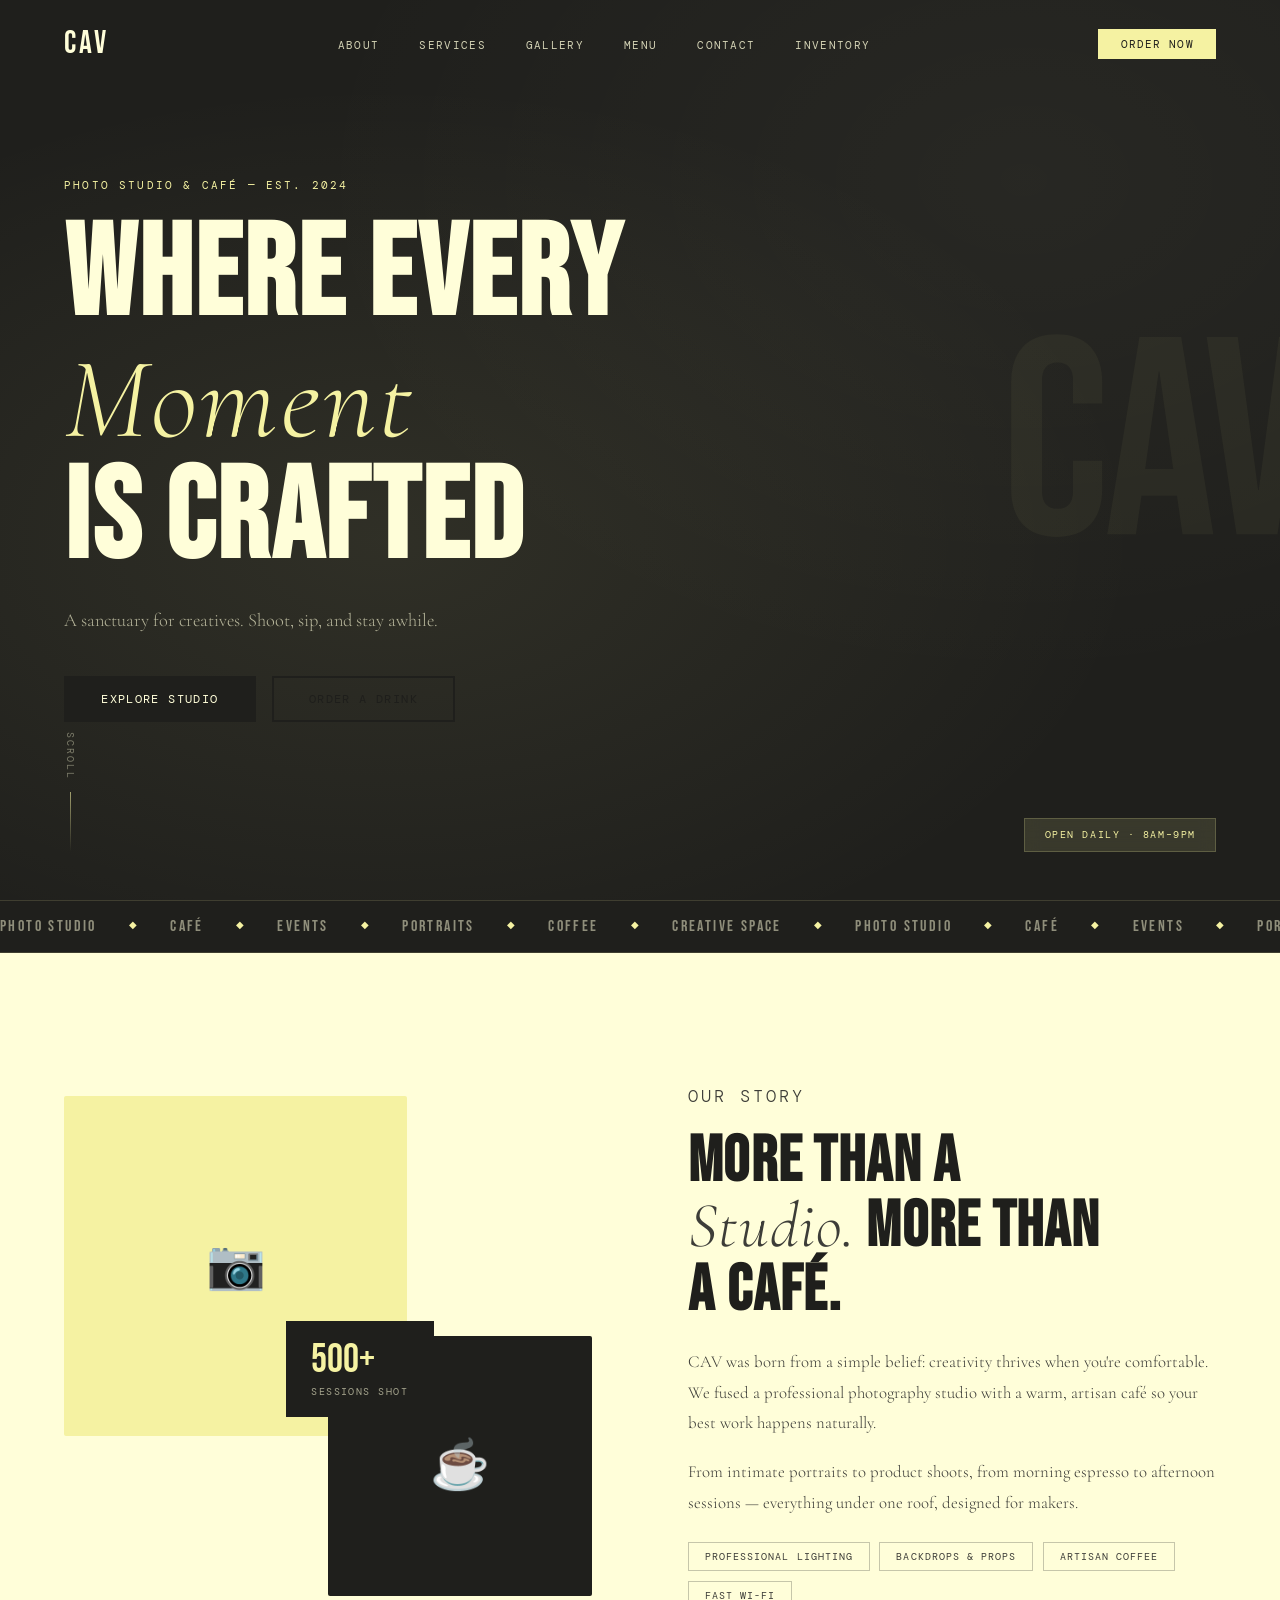
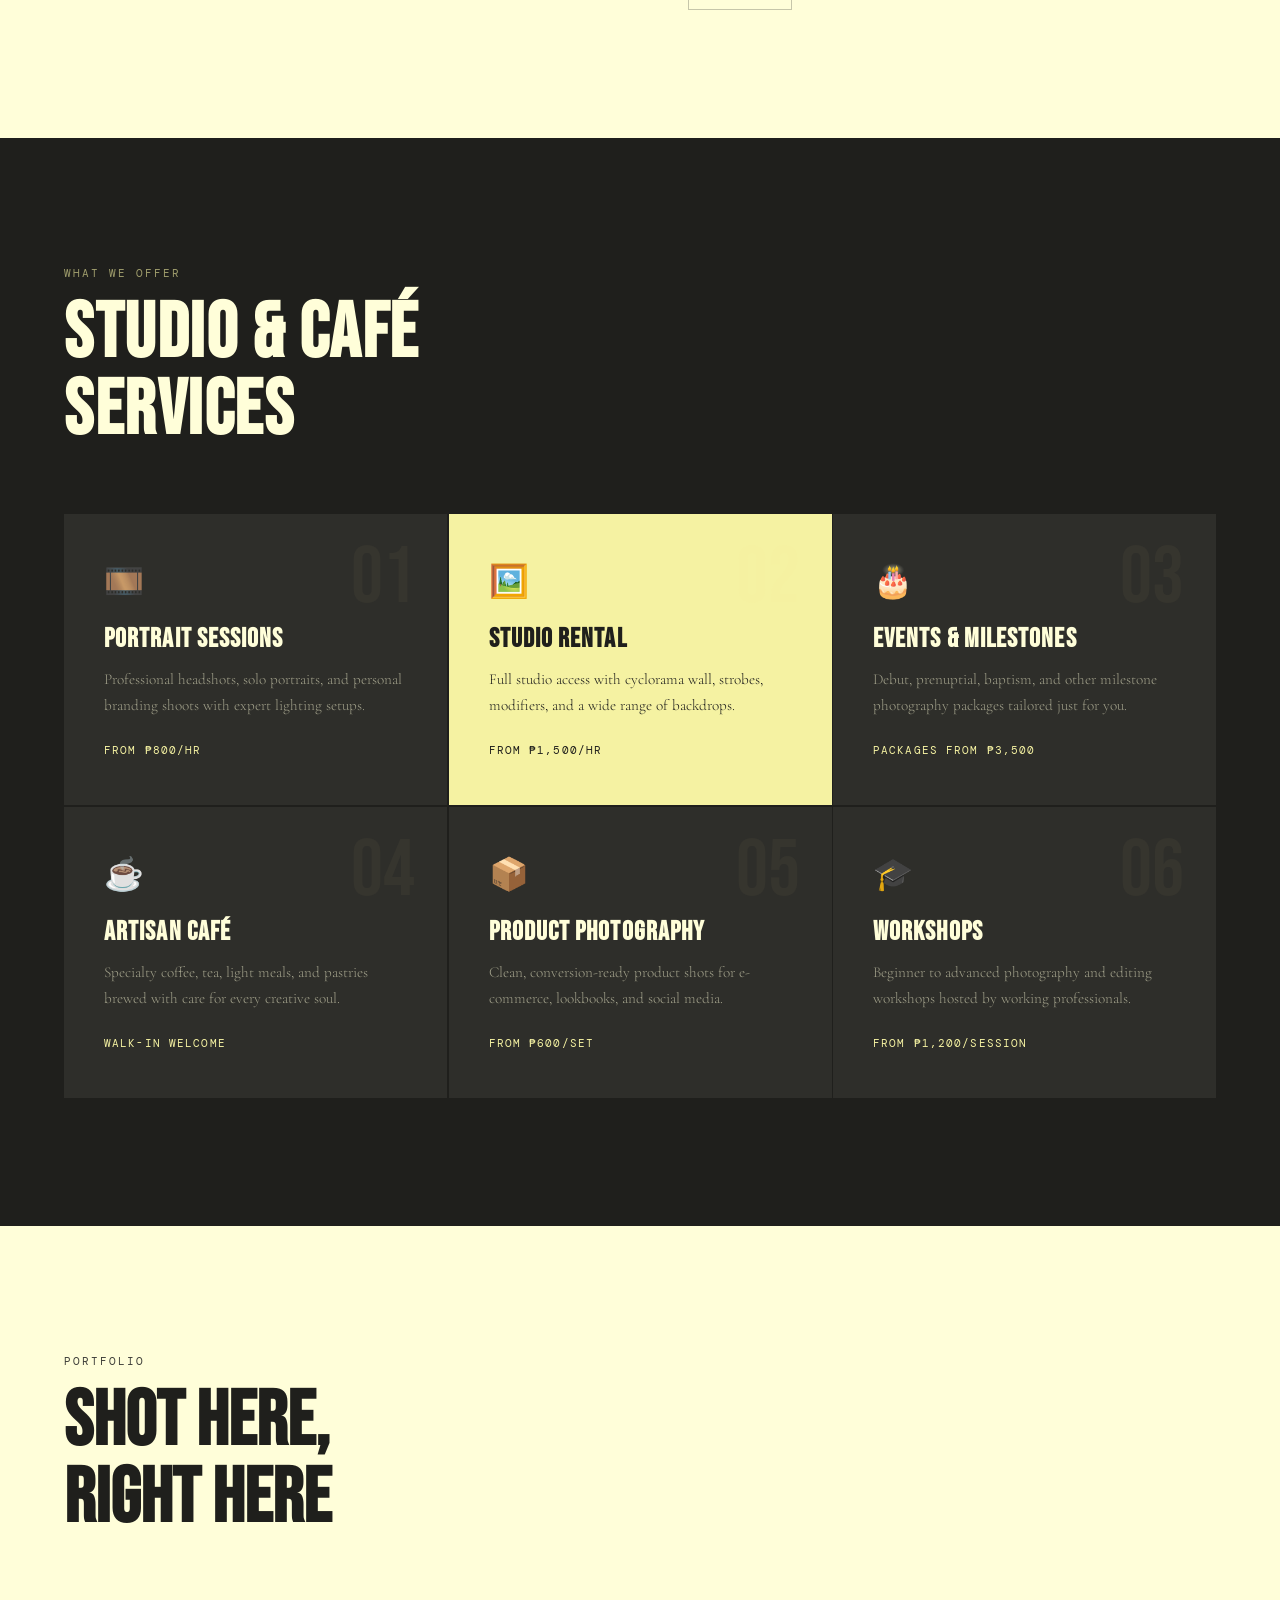
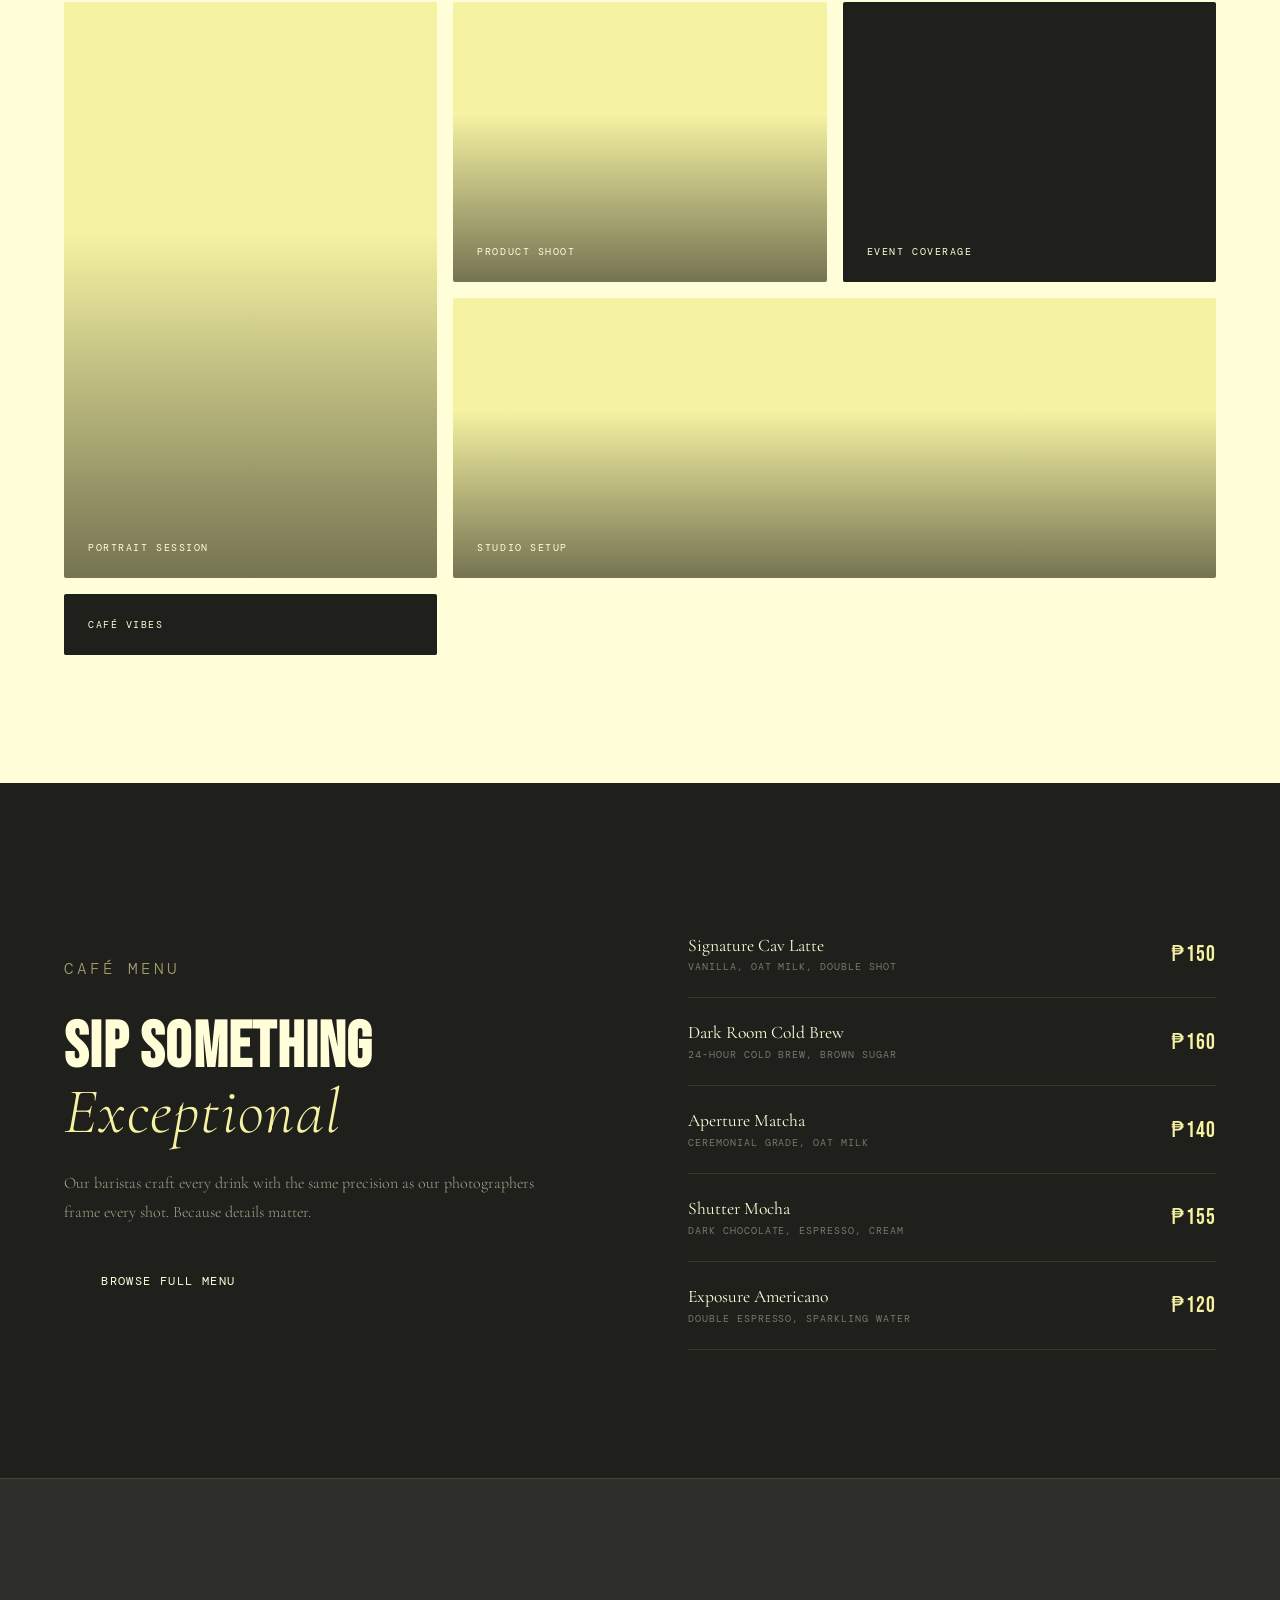
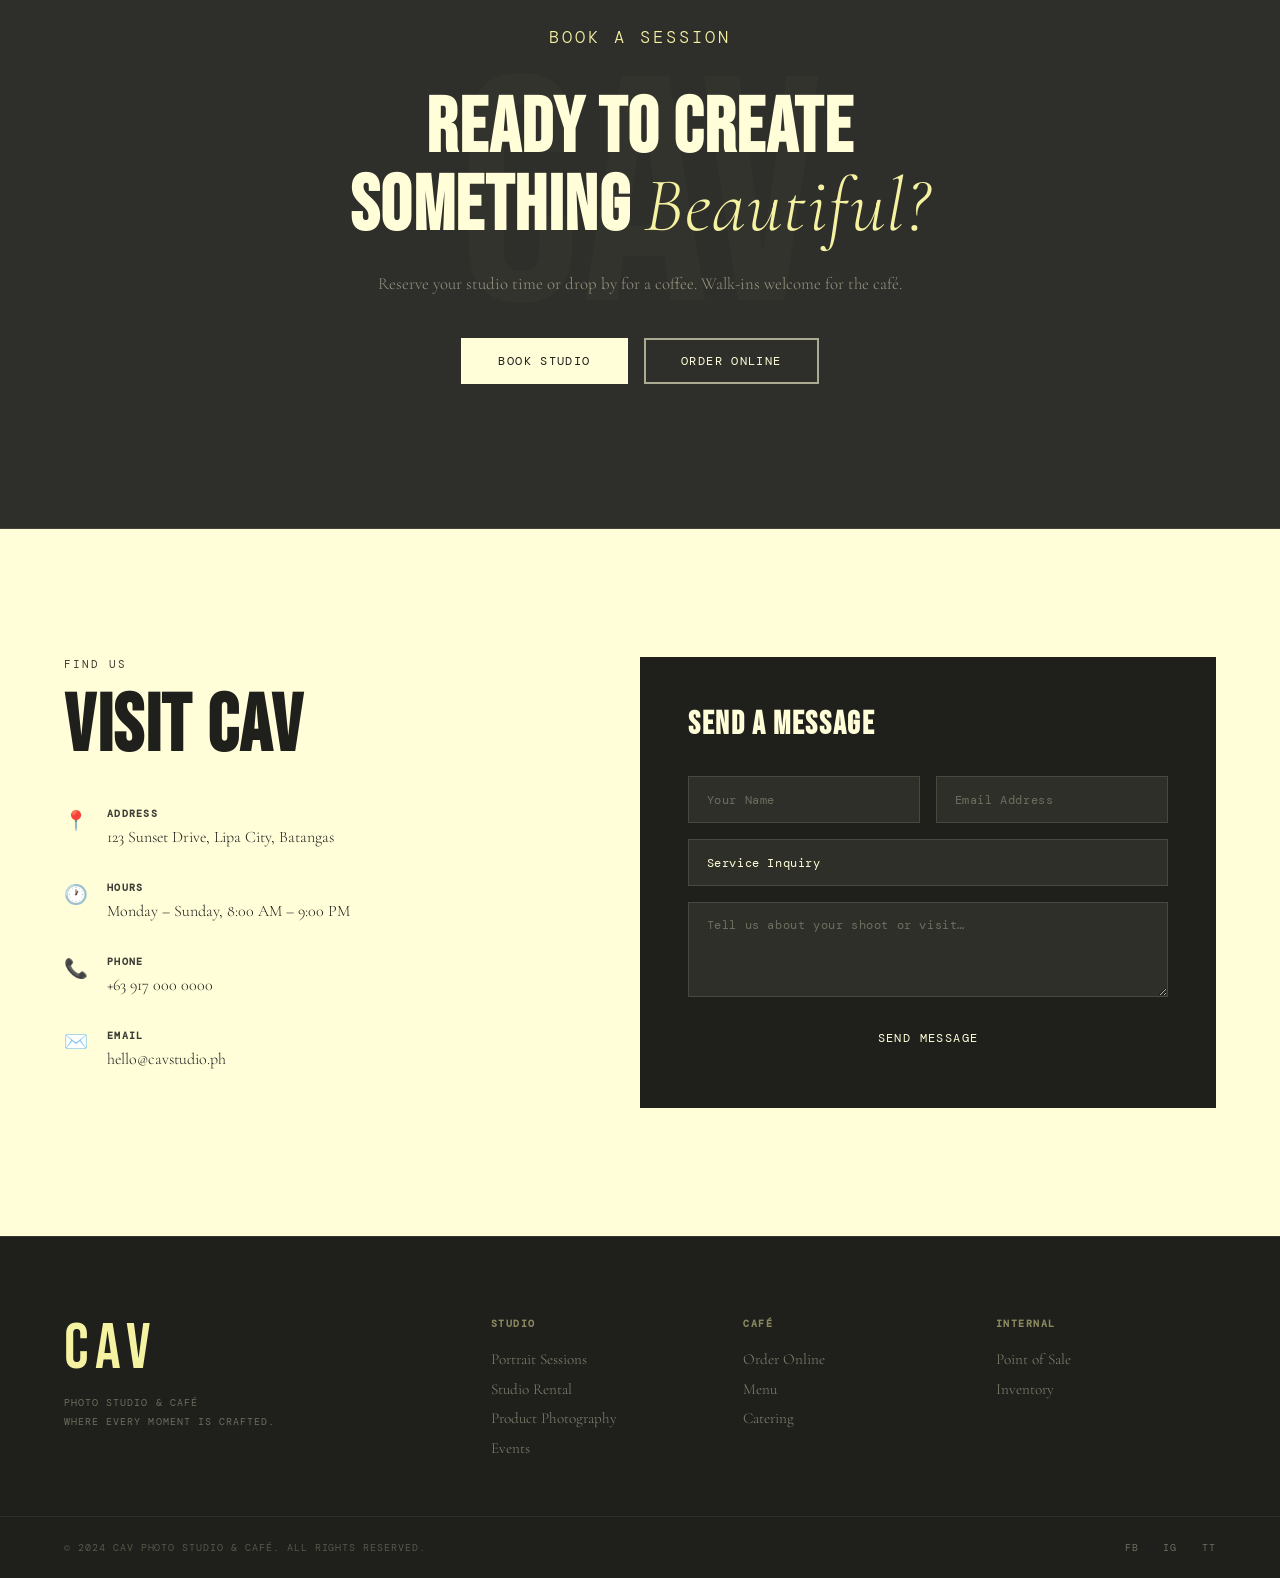
<file: landing_page.html>
<!DOCTYPE html>
<html lang="en">
<head>
  <meta charset="UTF-8" />
  <meta name="viewport" content="width=device-width, initial-scale=1.0" />
  <title>CAV — Photo Studio & Café</title>
  <link rel="stylesheet" href="landing_page.css" />
  <link href="https://fonts.googleapis.com/css2?family=Cormorant+Garamond:ital,wght@0,300;0,400;0,600;1,300;1,400&family=DM+Mono:wght@300;400&family=Bebas+Neue&display=swap" rel="stylesheet" />
</head>
<body>

  <!-- NAV -->
  <nav class="nav">
    <div class="nav-logo">CAV</div>
    <ul class="nav-links">
      <li><a href="#about">About</a></li>
      <li><a href="#services">Services</a></li>
      <li><a href="#gallery">Gallery</a></li>
      <li><a href="#menu">Menu</a></li>
      <li><a href="#contact">Contact</a></li>
      <li><a href="Inventory.html">Inventory</a></li>
    </ul>
    <a href="point-of-sale.html" class="nav-cta">Order Now</a>
    <button class="hamburger" id="hamburger">&#9776;</button>
  </nav>

  <!-- MOBILE MENU -->
  <div class="mobile-menu" id="mobileMenu">
    <button class="close-menu" id="closeMenu">✕</button>
    <ul>
      <li><a href="#about">About</a></li>
      <li><a href="#services">Services</a></li>
      <li><a href="#gallery">Gallery</a></li>
      <li><a href="#menu">Menu</a></li>
      <li><a href="#contact">Contact</a></li>
      <li><a href="point-of-sale.html">Order Now</a></li>
    </ul>
  </div>

  <!-- HERO -->
  <section class="hero">
    <div class="hero-bg-text">CAV</div>
    <div class="hero-content">
      <p class="hero-eyebrow">Photo Studio &amp; Café — Est. 2024</p>
      <h1 class="hero-title">Where Every<br/><em>Moment</em><br/>Is Crafted</h1>
      <p class="hero-sub">A sanctuary for creatives. Shoot, sip, and stay awhile.</p>
      <div class="hero-actions">
        <a href="#services" class="btn-primary">Explore Studio</a>
        <a href="point-of-sale.html" class="btn-secondary">Order a Drink</a>
      </div>
    </div>
    <div class="hero-scroll">
      <span>SCROLL</span>
      <div class="scroll-line"></div>
    </div>
    <div class="hero-float-badge">Open Daily · 8AM–9PM</div>
  </section>

  <!-- MARQUEE -->
  <div class="marquee-wrapper">
    <div class="marquee">
      <span>PHOTO STUDIO</span><span class="dot">◆</span>
      <span>CAFÉ</span><span class="dot">◆</span>
      <span>EVENTS</span><span class="dot">◆</span>
      <span>PORTRAITS</span><span class="dot">◆</span>
      <span>COFFEE</span><span class="dot">◆</span>
      <span>CREATIVE SPACE</span><span class="dot">◆</span>
      <span>PHOTO STUDIO</span><span class="dot">◆</span>
      <span>CAFÉ</span><span class="dot">◆</span>
      <span>EVENTS</span><span class="dot">◆</span>
      <span>PORTRAITS</span><span class="dot">◆</span>
      <span>COFFEE</span><span class="dot">◆</span>
      <span>CREATIVE SPACE</span><span class="dot">◆</span>
    </div>
  </div>

  <!-- ABOUT -->
  <section class="about" id="about">
    <div class="about-grid">
      <div class="about-visual">
        <div class="about-img-block img-block-1">
          <div class="img-placeholder">
            <span class="img-icon">📷</span>
          </div>
        </div>
        <div class="about-img-block img-block-2">
          <div class="img-placeholder dark">
            <span class="img-icon">☕</span>
          </div>
        </div>
        <div class="about-stat">
          <div class="stat-num">500+</div>
          <div class="stat-label">Sessions Shot</div>
        </div>
      </div>
      <div class="about-text">
        <p class="section-label">Our Story</p>
        <h2>More Than a<br/><em>Studio.</em> More Than<br/>a Café.</h2>
        <p>CAV was born from a simple belief: creativity thrives when you're comfortable. We fused a professional photography studio with a warm, artisan café so your best work happens naturally.</p>
        <p>From intimate portraits to product shoots, from morning espresso to afternoon sessions — everything under one roof, designed for makers.</p>
        <div class="about-pills">
          <span>Professional Lighting</span>
          <span>Backdrops & Props</span>
          <span>Artisan Coffee</span>
          <span>Fast Wi-Fi</span>
        </div>
      </div>
    </div>
  </section>

  <!-- SERVICES -->
  <section class="services" id="services">
    <div class="services-header">
      <p class="section-label">What We Offer</p>
      <h2>Studio &amp; Café<br/>Services</h2>
    </div>
    <div class="services-grid">
      <div class="service-card" data-num="01">
        <div class="service-icon">🎞️</div>
        <h3>Portrait Sessions</h3>
        <p>Professional headshots, solo portraits, and personal branding shoots with expert lighting setups.</p>
        <div class="service-price">From ₱800/hr</div>
      </div>
      <div class="service-card featured" data-num="02">
        <div class="service-icon">🖼️</div>
        <h3>Studio Rental</h3>
        <p>Full studio access with cyclorama wall, strobes, modifiers, and a wide range of backdrops.</p>
        <div class="service-price">From ₱1,500/hr</div>
      </div>
      <div class="service-card" data-num="03">
        <div class="service-icon">🎂</div>
        <h3>Events & Milestones</h3>
        <p>Debut, prenuptial, baptism, and other milestone photography packages tailored just for you.</p>
        <div class="service-price">Packages from ₱3,500</div>
      </div>
      <div class="service-card" data-num="04">
        <div class="service-icon">☕</div>
        <h3>Artisan Café</h3>
        <p>Specialty coffee, tea, light meals, and pastries brewed with care for every creative soul.</p>
        <div class="service-price">Walk-in Welcome</div>
      </div>
      <div class="service-card" data-num="05">
        <div class="service-icon">📦</div>
        <h3>Product Photography</h3>
        <p>Clean, conversion-ready product shots for e-commerce, lookbooks, and social media.</p>
        <div class="service-price">From ₱600/set</div>
      </div>
      <div class="service-card" data-num="06">
        <div class="service-icon">🎓</div>
        <h3>Workshops</h3>
        <p>Beginner to advanced photography and editing workshops hosted by working professionals.</p>
        <div class="service-price">From ₱1,200/session</div>
      </div>
    </div>
  </section>

  <!-- GALLERY -->
  <section class="gallery" id="gallery">
    <div class="gallery-header">
      <p class="section-label">Portfolio</p>
      <h2>Shot Here,<br/>Right Here</h2>
    </div>
    <div class="gallery-grid">
      <div class="gallery-item tall">
        <div class="gallery-placeholder">
          <span>Portrait Session</span>
        </div>
      </div>
      <div class="gallery-item">
        <div class="gallery-placeholder">
          <span>Product Shoot</span>
        </div>
      </div>
      <div class="gallery-item">
        <div class="gallery-placeholder dark">
          <span>Event Coverage</span>
        </div>
      </div>
      <div class="gallery-item wide">
        <div class="gallery-placeholder">
          <span>Studio Setup</span>
        </div>
      </div>
      <div class="gallery-item">
        <div class="gallery-placeholder dark">
          <span>Café Vibes</span>
        </div>
      </div>
    </div>
  </section>

  <!-- MENU TEASER -->
  <section class="menu-teaser" id="menu">
    <div class="menu-left">
      <p class="section-label">Café Menu</p>
      <h2>Sip Something<br/><em>Exceptional</em></h2>
      <p>Our baristas craft every drink with the same precision as our photographers frame every shot. Because details matter.</p>
      <a href="point-of-sale.html" class="btn-primary">Browse Full Menu</a>
    </div>
    <div class="menu-right">
      <div class="menu-item">
        <div class="menu-item-info">
          <span class="menu-item-name">Signature Cav Latte</span>
          <span class="menu-item-desc">Vanilla, oat milk, double shot</span>
        </div>
        <span class="menu-item-price">₱150</span>
      </div>
      <div class="menu-item">
        <div class="menu-item-info">
          <span class="menu-item-name">Dark Room Cold Brew</span>
          <span class="menu-item-desc">24-hour cold brew, brown sugar</span>
        </div>
        <span class="menu-item-price">₱160</span>
      </div>
      <div class="menu-item">
        <div class="menu-item-info">
          <span class="menu-item-name">Aperture Matcha</span>
          <span class="menu-item-desc">Ceremonial grade, oat milk</span>
        </div>
        <span class="menu-item-price">₱140</span>
      </div>
      <div class="menu-item">
        <div class="menu-item-info">
          <span class="menu-item-name">Shutter Mocha</span>
          <span class="menu-item-desc">Dark chocolate, espresso, cream</span>
        </div>
        <span class="menu-item-price">₱155</span>
      </div>
      <div class="menu-item">
        <div class="menu-item-info">
          <span class="menu-item-name">Exposure Americano</span>
          <span class="menu-item-desc">Double espresso, sparkling water</span>
        </div>
        <span class="menu-item-price">₱120</span>
      </div>
    </div>
  </section>

  <!-- BOOKING CTA -->
  <section class="booking-cta">
    <div class="cta-inner">
      <p class="section-label" style="color:#f5f2a2;">Book a Session</p>
      <h2>Ready to Create<br/>Something <em>Beautiful?</em></h2>
      <p>Reserve your studio time or drop by for a coffee. Walk-ins welcome for the café.</p>
      <div class="cta-actions">
        <a href="#contact" class="btn-primary light">Book Studio</a>
        <a href="point-of-sale.html" class="btn-outline light">Order Online</a>
      </div>
    </div>
    <div class="cta-deco">CAV</div>
  </section>

  <!-- CONTACT -->
  <section class="contact" id="contact">
    <div class="contact-grid">
      <div class="contact-info">
        <p class="section-label">Find Us</p>
        <h2>Visit CAV</h2>
        <div class="contact-details">
          <div class="contact-item">
            <span class="contact-icon">📍</span>
            <div>
              <strong>Address</strong>
              <p>123 Sunset Drive, Lipa City, Batangas</p>
            </div>
          </div>
          <div class="contact-item">
            <span class="contact-icon">🕐</span>
            <div>
              <strong>Hours</strong>
              <p>Monday – Sunday, 8:00 AM – 9:00 PM</p>
            </div>
          </div>
          <div class="contact-item">
            <span class="contact-icon">📞</span>
            <div>
              <strong>Phone</strong>
              <p>+63 917 000 0000</p>
            </div>
          </div>
          <div class="contact-item">
            <span class="contact-icon">✉️</span>
            <div>
              <strong>Email</strong>
              <p>hello@cavstudio.ph</p>
            </div>
          </div>
        </div>
      </div>
      <div class="contact-form">
        <h3>Send a Message</h3>
        <form>
          <div class="form-row">
            <input type="text" placeholder="Your Name" />
            <input type="email" placeholder="Email Address" />
          </div>
          <select>
            <option value="">Service Inquiry</option>
            <option>Portrait Session</option>
            <option>Studio Rental</option>
            <option>Events Package</option>
            <option>Workshop</option>
            <option>General Inquiry</option>
          </select>
          <textarea placeholder="Tell us about your shoot or visit…" rows="4"></textarea>
          <button type="submit" class="btn-primary full-width">Send Message</button>
        </form>
      </div>
    </div>
  </section>

  <!-- FOOTER -->
  <footer class="footer">
    <div class="footer-top">
      <div class="footer-brand">
        <div class="footer-logo">CAV</div>
        <p>Photo Studio &amp; Café<br/>Where every moment is crafted.</p>
      </div>
      <div class="footer-links">
        <div class="footer-col">
          <h4>Studio</h4>
          <ul>
            <li><a href="#">Portrait Sessions</a></li>
            <li><a href="#">Studio Rental</a></li>
            <li><a href="#">Product Photography</a></li>
            <li><a href="#">Events</a></li>
          </ul>
        </div>
        <div class="footer-col">
          <h4>Café</h4>
          <ul>
            <li><a href="point-of-sale.html">Order Online</a></li>
            <li><a href="#">Menu</a></li>
            <li><a href="#">Catering</a></li>
          </ul>
        </div>
        <div class="footer-col">
          <h4>Internal</h4>
          <ul>
            <li><a href="point-of-sale.html">Point of Sale</a></li>
            <li><a href="Inventory.html">Inventory</a></li>
          </ul>
        </div>
      </div>
    </div>
    <div class="footer-bottom">
      <p>&copy; 2024 CAV Photo Studio &amp; Café. All rights reserved.</p>
      <div class="footer-socials">
        <a href="#">FB</a>
        <a href="#">IG</a>
        <a href="#">TT</a>
      </div>
    </div>
  </footer>

  <script>
    // Hamburger menu
    const hamburger = document.getElementById('hamburger');
    const mobileMenu = document.getElementById('mobileMenu');
    const closeMenu = document.getElementById('closeMenu');
    hamburger.addEventListener('click', () => mobileMenu.classList.add('open'));
    closeMenu.addEventListener('click', () => mobileMenu.classList.remove('open'));

    // Navbar scroll effect
    window.addEventListener('scroll', () => {
      const nav = document.querySelector('.nav');
      nav.classList.toggle('scrolled', window.scrollY > 60);
    });

    // Intersection Observer for animations
    const observer = new IntersectionObserver((entries) => {
      entries.forEach(e => {
        if (e.isIntersecting) e.target.classList.add('visible');
      });
    }, { threshold: 0.15 });

    document.querySelectorAll('.service-card, .gallery-item, .menu-item, .about-grid, .contact-grid').forEach(el => {
      observer.observe(el);
    });
  </script>
</body>
</html>
</file>
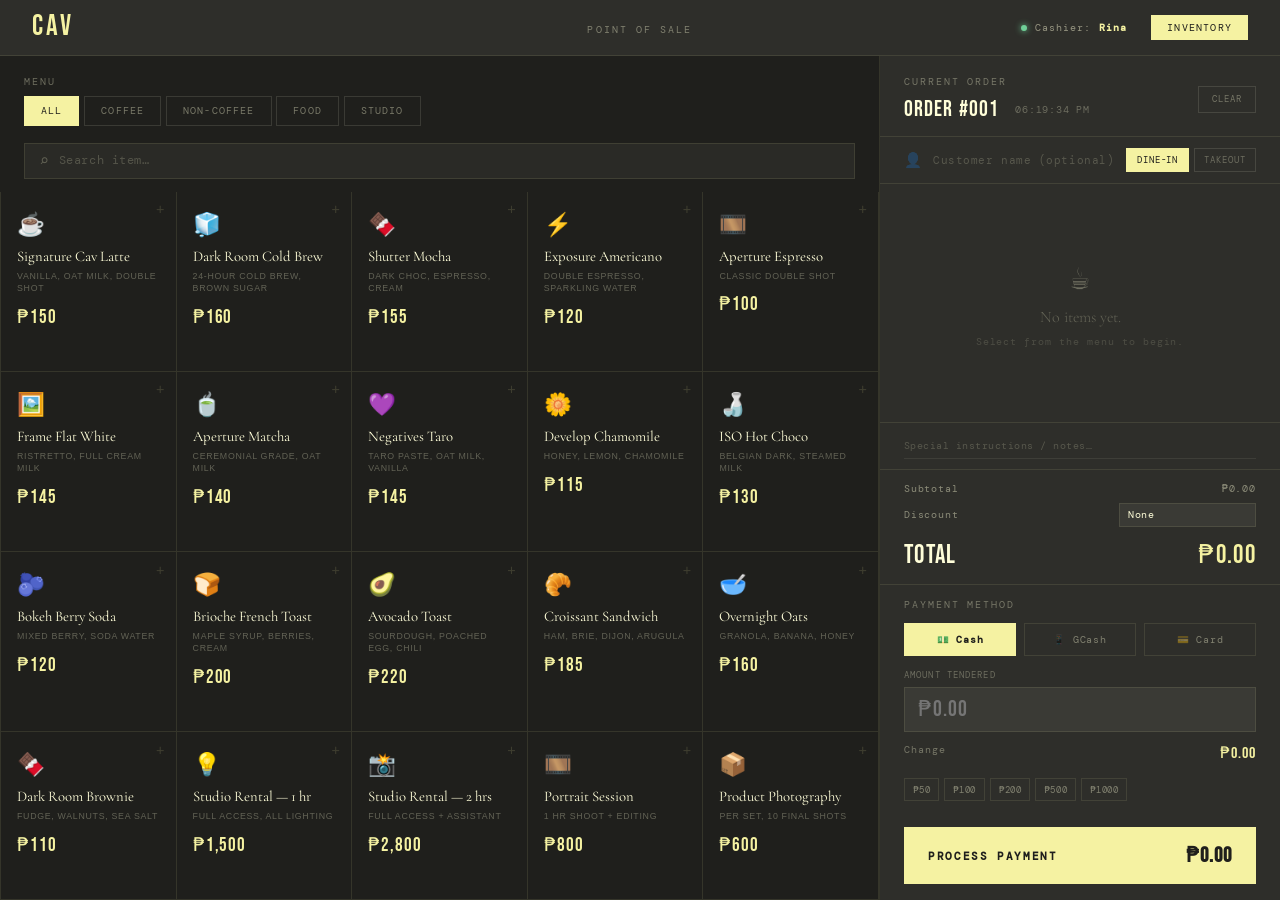
<file: point-of-sale.html>
<!DOCTYPE html>
<html lang="en">
<head>
  <meta charset="UTF-8" />
  <meta name="viewport" content="width=device-width, initial-scale=1.0" />
  <title>CAV — Point of Sale</title>
  <link rel="stylesheet" href="point-of-sale.css" />
  <link href="https://fonts.googleapis.com/css2?family=Cormorant+Garamond:ital,wght@0,300;0,400;0,600;1,300;1,400&family=DM+Mono:wght@300;400&family=Bebas+Neue&display=swap" rel="stylesheet" />
</head>
<body>

  <!-- NAV -->
  <nav class="nav">
    <a href="index.html" class="nav-logo">CAV</a>
    <div class="nav-center">
      <span class="nav-label">Point of Sale</span>
    </div>
    <div class="nav-right">
      <span class="cashier-badge">
        <span class="cashier-dot"></span>
        Cashier: <strong>Rina</strong>
      </span>
      <a href="Inventory.html" class="nav-link-btn">Inventory</a>
    </div>
  </nav>

  <!-- POS LAYOUT -->
  <main class="pos-layout">

    <!-- LEFT: MENU PANEL -->
    <section class="menu-panel">
      <div class="panel-header">
        <p class="panel-label">Menu</p>
        <div class="category-tabs">
          <button class="tab active" data-cat="all">All</button>
          <button class="tab" data-cat="coffee">Coffee</button>
          <button class="tab" data-cat="non-coffee">Non-Coffee</button>
          <button class="tab" data-cat="food">Food</button>
          <button class="tab" data-cat="studio">Studio</button>
        </div>
      </div>

      <div class="search-bar">
        <span class="search-icon">⌕</span>
        <input type="text" id="searchInput" placeholder="Search item…" />
      </div>

      <div class="menu-grid" id="menuGrid">
        <!-- Items injected by JS -->
      </div>
    </section>

    <!-- RIGHT: ORDER PANEL -->
    <section class="order-panel">
      <div class="order-header">
        <div>
          <p class="panel-label">Current Order</p>
          <div class="order-meta">
            <span id="orderNum">Order #001</span>
            <span class="order-time" id="orderTime"></span>
          </div>
        </div>
        <button class="clear-btn" id="clearBtn">Clear</button>
      </div>

      <!-- Customer Info -->
      <div class="customer-bar">
        <span class="cust-icon">👤</span>
        <input type="text" id="customerName" placeholder="Customer name (optional)" />
        <div class="order-type-btns">
          <button class="otype active" data-type="dine-in">Dine-in</button>
          <button class="otype" data-type="takeout">Takeout</button>
        </div>
      </div>

      <!-- Order Items List -->
      <div class="order-items" id="orderItems">
        <div class="empty-state" id="emptyState">
          <div class="empty-icon">☕</div>
          <p>No items yet.</p>
          <span>Select from the menu to begin.</span>
        </div>
      </div>

      <!-- Notes -->
      <div class="order-notes">
        <input type="text" id="orderNotes" placeholder="Special instructions / notes…" />
      </div>

      <!-- Totals -->
      <div class="order-totals">
        <div class="total-row">
          <span>Subtotal</span>
          <span id="subtotal">₱0.00</span>
        </div>
        <div class="total-row">
          <span>Discount</span>
          <div class="discount-row">
            <select id="discountType">
              <option value="none">None</option>
              <option value="senior">Senior / PWD (20%)</option>
              <option value="student">Student (10%)</option>
              <option value="custom">Custom</option>
            </select>
            <input type="number" id="customDiscount" placeholder="%" min="0" max="100" style="display:none;" />
          </div>
        </div>
        <div class="total-row grand">
          <span>TOTAL</span>
          <span id="grandTotal">₱0.00</span>
        </div>
      </div>

      <!-- Payment -->
      <div class="payment-section">
        <p class="panel-label" style="margin-bottom:0.8rem;">Payment Method</p>
        <div class="payment-methods">
          <button class="pay-method active" data-pay="cash">💵 Cash</button>
          <button class="pay-method" data-pay="gcash">📱 GCash</button>
          <button class="pay-method" data-pay="card">💳 Card</button>
        </div>
        <div class="cash-input" id="cashInputWrap">
          <label>Amount Tendered</label>
          <input type="number" id="cashTendered" placeholder="₱0.00" min="0" />
          <div class="change-row">
            <span>Change</span>
            <span id="changeAmt">₱0.00</span>
          </div>
          <div class="quick-cash">
            <button onclick="setCash(50)">₱50</button>
            <button onclick="setCash(100)">₱100</button>
            <button onclick="setCash(200)">₱200</button>
            <button onclick="setCash(500)">₱500</button>
            <button onclick="setCash(1000)">₱1000</button>
          </div>
        </div>
      </div>

      <button class="charge-btn" id="chargeBtn">
        <span>Process Payment</span>
        <span id="chargeTotal">₱0.00</span>
      </button>
    </section>

  </main>

  <!-- RECEIPT MODAL -->
  <div class="modal-overlay" id="receiptModal">
    <div class="receipt-modal">
      <div class="receipt-header">
        <div class="receipt-logo">CAV</div>
        <p>Photo Studio &amp; Café</p>
        <p>123 Sunset Drive, Lipa City, Batangas</p>
        <p>Tel: +63 917 000 0000</p>
        <div class="receipt-divider"></div>
        <div class="receipt-meta">
          <span id="rOrderNum"></span>
          <span id="rDate"></span>
        </div>
        <div class="receipt-meta">
          <span id="rCashier"></span>
          <span id="rType"></span>
        </div>
        <div id="rCustomer" class="receipt-customer"></div>
        <div class="receipt-divider"></div>
      </div>
      <div class="receipt-items" id="rItems"></div>
      <div class="receipt-divider"></div>
      <div class="receipt-totals" id="rTotals"></div>
      <div class="receipt-divider dashed"></div>
      <div class="receipt-payment" id="rPayment"></div>
      <div class="receipt-footer">
        <p>Thank you for visiting CAV!</p>
        <p>Where every moment is crafted.</p>
        <div class="receipt-barcode">
          <div class="barcode-lines"></div>
          <span id="rBarcode"></span>
        </div>
      </div>
      <div class="receipt-actions">
        <button class="receipt-btn print" onclick="window.print()">Print Receipt</button>
        <button class="receipt-btn new" id="newOrderBtn">New Order</button>
      </div>
    </div>
  </div>

  <script>
  // ── DATA ──────────────────────────────────────────────
  const MENU = [
    { id: 1,  cat: 'coffee',     name: 'Signature Cav Latte',     desc: 'Vanilla, oat milk, double shot',    price: 150, emoji: '☕' },
    { id: 2,  cat: 'coffee',     name: 'Dark Room Cold Brew',      desc: '24-hour cold brew, brown sugar',    price: 160, emoji: '🧊' },
    { id: 3,  cat: 'coffee',     name: 'Shutter Mocha',            desc: 'Dark choc, espresso, cream',        price: 155, emoji: '🍫' },
    { id: 4,  cat: 'coffee',     name: 'Exposure Americano',       desc: 'Double espresso, sparkling water',  price: 120, emoji: '⚡' },
    { id: 5,  cat: 'coffee',     name: 'Aperture Espresso',        desc: 'Classic double shot',               price: 100, emoji: '🎞️' },
    { id: 6,  cat: 'coffee',     name: 'Frame Flat White',         desc: 'Ristretto, full cream milk',        price: 145, emoji: '🖼️' },
    { id: 7,  cat: 'non-coffee', name: 'Aperture Matcha',          desc: 'Ceremonial grade, oat milk',        price: 140, emoji: '🍵' },
    { id: 8,  cat: 'non-coffee', name: 'Negatives Taro',           desc: 'Taro paste, oat milk, vanilla',     price: 145, emoji: '💜' },
    { id: 9,  cat: 'non-coffee', name: 'Develop Chamomile',        desc: 'Honey, lemon, chamomile',           price: 115, emoji: '🌼' },
    { id: 10, cat: 'non-coffee', name: 'ISO Hot Choco',            desc: 'Belgian dark, steamed milk',        price: 130, emoji: '🍶' },
    { id: 11, cat: 'non-coffee', name: 'Bokeh Berry Soda',         desc: 'Mixed berry, soda water',           price: 120, emoji: '🫐' },
    { id: 12, cat: 'food',       name: 'Brioche French Toast',     desc: 'Maple syrup, berries, cream',       price: 200, emoji: '🍞' },
    { id: 13, cat: 'food',       name: 'Avocado Toast',            desc: 'Sourdough, poached egg, chili',     price: 220, emoji: '🥑' },
    { id: 14, cat: 'food',       name: 'Croissant Sandwich',       desc: 'Ham, brie, dijon, arugula',         price: 185, emoji: '🥐' },
    { id: 15, cat: 'food',       name: 'Overnight Oats',           desc: 'Granola, banana, honey',            price: 160, emoji: '🥣' },
    { id: 16, cat: 'food',       name: 'Dark Room Brownie',        desc: 'Fudge, walnuts, sea salt',          price: 110, emoji: '🍫' },
    { id: 17, cat: 'studio',     name: 'Studio Rental — 1 hr',     desc: 'Full access, all lighting',         price: 1500, emoji: '💡' },
    { id: 18, cat: 'studio',     name: 'Studio Rental — 2 hrs',    desc: 'Full access + assistant',           price: 2800, emoji: '📸' },
    { id: 19, cat: 'studio',     name: 'Portrait Session',         desc: '1 hr shoot + editing',              price: 800,  emoji: '🎞️' },
    { id: 20, cat: 'studio',     name: 'Product Photography',      desc: 'Per set, 10 final shots',           price: 600,  emoji: '📦' },
  ];

  let cart = [];
  let orderCount = 1;
  let currentPayMethod = 'cash';
  let orderType = 'dine-in';
  let activeCategory = 'all';

  // ── RENDER MENU ───────────────────────────────────────
  function renderMenu(filter = 'all', search = '') {
    const grid = document.getElementById('menuGrid');
    let items = MENU;
    if (filter !== 'all') items = items.filter(i => i.cat === filter);
    if (search) items = items.filter(i => i.name.toLowerCase().includes(search.toLowerCase()));
    grid.innerHTML = items.map(item => `
      <button class="menu-item-card" onclick="addToCart(${item.id})">
        <div class="mic-emoji">${item.emoji}</div>
        <div class="mic-name">${item.name}</div>
        <div class="mic-desc">${item.desc}</div>
        <div class="mic-price">₱${item.price.toLocaleString()}</div>
      </button>
    `).join('');
  }

  // ── CART ──────────────────────────────────────────────
  function addToCart(id) {
    const item = MENU.find(i => i.id === id);
    const existing = cart.find(c => c.id === id);
    if (existing) {
      existing.qty++;
    } else {
      cart.push({ ...item, qty: 1 });
    }
    renderCart();
    renderMenu(activeCategory, document.getElementById('searchInput').value);
  }

  function removeFromCart(id) {
    cart = cart.filter(c => c.id !== id);
    renderCart();
  }

  function changeQty(id, delta) {
    const item = cart.find(c => c.id === id);
    if (!item) return;
    item.qty += delta;
    if (item.qty <= 0) removeFromCart(id);
    else renderCart();
  }

  function renderCart() {
    const container = document.getElementById('orderItems');
    const empty = document.getElementById('emptyState');
    if (cart.length === 0) {
      container.innerHTML = '';
      container.appendChild(empty);
      empty.style.display = 'flex';
      updateTotals();
      return;
    }
    empty.style.display = 'none';
    container.innerHTML = cart.map(item => `
      <div class="cart-item">
        <div class="ci-emoji">${item.emoji}</div>
        <div class="ci-info">
          <div class="ci-name">${item.name}</div>
          <div class="ci-price">₱${item.price.toLocaleString()}</div>
        </div>
        <div class="ci-controls">
          <button onclick="changeQty(${item.id}, -1)">−</button>
          <span>${item.qty}</span>
          <button onclick="changeQty(${item.id}, +1)">+</button>
        </div>
        <div class="ci-total">₱${(item.price * item.qty).toLocaleString()}</div>
        <button class="ci-remove" onclick="removeFromCart(${item.id})">✕</button>
      </div>
    `).join('');
    updateTotals();
  }

  // ── TOTALS ────────────────────────────────────────────
  function updateTotals() {
    const subtotal = cart.reduce((sum, i) => sum + i.price * i.qty, 0);
    const discountType = document.getElementById('discountType').value;
    let discPct = 0;
    if (discountType === 'senior') discPct = 20;
    else if (discountType === 'student') discPct = 10;
    else if (discountType === 'custom') discPct = parseFloat(document.getElementById('customDiscount').value) || 0;
    const discAmt = subtotal * (discPct / 100);
    const grand = subtotal - discAmt;

    document.getElementById('subtotal').textContent = `₱${subtotal.toLocaleString('en-PH', {minimumFractionDigits:2})}`;
    document.getElementById('grandTotal').textContent = `₱${grand.toLocaleString('en-PH', {minimumFractionDigits:2})}`;
    document.getElementById('chargeTotal').textContent = `₱${grand.toLocaleString('en-PH', {minimumFractionDigits:2})}`;
    updateChange();
  }

  function updateChange() {
    const grandStr = document.getElementById('grandTotal').textContent.replace(/[₱,]/g, '');
    const grand = parseFloat(grandStr) || 0;
    const tendered = parseFloat(document.getElementById('cashTendered').value) || 0;
    const change = tendered - grand;
    document.getElementById('changeAmt').textContent = change >= 0
      ? `₱${change.toLocaleString('en-PH', {minimumFractionDigits:2})}`
      : '—';
    document.getElementById('changeAmt').style.color = change < 0 ? '#e05555' : 'var(--yellow)';
  }

  function setCash(amt) {
    document.getElementById('cashTendered').value = amt;
    updateChange();
  }

  // ── PROCESS PAYMENT ───────────────────────────────────
  document.getElementById('chargeBtn').addEventListener('click', () => {
    if (cart.length === 0) {
      shakeBtn();
      return;
    }
    if (currentPayMethod === 'cash') {
      const grandStr = document.getElementById('grandTotal').textContent.replace(/[₱,]/g, '');
      const grand = parseFloat(grandStr) || 0;
      const tendered = parseFloat(document.getElementById('cashTendered').value) || 0;
      if (tendered < grand) {
        document.getElementById('cashTendered').classList.add('shake');
        setTimeout(() => document.getElementById('cashTendered').classList.remove('shake'), 500);
        return;
      }
    }
    showReceipt();
  });

  function shakeBtn() {
    const btn = document.getElementById('chargeBtn');
    btn.classList.add('shake');
    setTimeout(() => btn.classList.remove('shake'), 500);
  }

  // ── RECEIPT ───────────────────────────────────────────
  function showReceipt() {
    const now = new Date();
    const dateStr = now.toLocaleDateString('en-PH', { month: 'short', day: 'numeric', year: 'numeric' });
    const timeStr = now.toLocaleTimeString('en-PH', { hour: '2-digit', minute: '2-digit' });
    const grandStr = document.getElementById('grandTotal').textContent.replace(/[₱,]/g, '');
    const grand = parseFloat(grandStr) || 0;
    const tendered = parseFloat(document.getElementById('cashTendered').value) || 0;
    const change = tendered - grand;
    const customer = document.getElementById('customerName').value || 'Walk-in';
    const oNum = `#${String(orderCount).padStart(3,'0')}`;

    document.getElementById('rOrderNum').textContent = `Order ${oNum}`;
    document.getElementById('rDate').textContent = `${dateStr} · ${timeStr}`;
    document.getElementById('rCashier').textContent = 'Cashier: Rina';
    document.getElementById('rType').textContent = orderType === 'dine-in' ? 'Dine-in' : 'Takeout';
    document.getElementById('rCustomer').textContent = `Customer: ${customer}`;
    document.getElementById('rCustomer').style.display = customer !== 'Walk-in' ? 'block' : 'none';

    // Items
    document.getElementById('rItems').innerHTML = cart.map(i => `
      <div class="r-item">
        <span class="r-item-name">${i.emoji} ${i.name}</span>
        <span class="r-item-qty">x${i.qty}</span>
        <span class="r-item-price">₱${(i.price * i.qty).toLocaleString('en-PH', {minimumFractionDigits:2})}</span>
      </div>
    `).join('');

    // Totals
    const subtotal = cart.reduce((s, i) => s + i.price * i.qty, 0);
    const discountType = document.getElementById('discountType').value;
    let discLabel = '';
    let discPct = 0;
    if (discountType === 'senior') { discLabel = 'Senior/PWD (20%)'; discPct = 20; }
    else if (discountType === 'student') { discLabel = 'Student (10%)'; discPct = 10; }
    else if (discountType === 'custom') {
      discPct = parseFloat(document.getElementById('customDiscount').value) || 0;
      discLabel = `Discount (${discPct}%)`;
    }
    const discAmt = subtotal * (discPct / 100);

    document.getElementById('rTotals').innerHTML = `
      <div class="r-total-row"><span>Subtotal</span><span>₱${subtotal.toLocaleString('en-PH',{minimumFractionDigits:2})}</span></div>
      ${discAmt > 0 ? `<div class="r-total-row"><span>${discLabel}</span><span>-₱${discAmt.toLocaleString('en-PH',{minimumFractionDigits:2})}</span></div>` : ''}
      <div class="r-total-row grand"><span>TOTAL</span><span>₱${grand.toLocaleString('en-PH',{minimumFractionDigits:2})}</span></div>
    `;

    // Payment
    const payLabels = { cash: 'Cash', gcash: 'GCash', card: 'Card' };
    let payInfo = `<div class="r-total-row"><span>Payment</span><span>${payLabels[currentPayMethod]}</span></div>`;
    if (currentPayMethod === 'cash') {
      payInfo += `<div class="r-total-row"><span>Tendered</span><span>₱${tendered.toLocaleString('en-PH',{minimumFractionDigits:2})}</span></div>`;
      payInfo += `<div class="r-total-row"><span>Change</span><span>₱${Math.max(0,change).toLocaleString('en-PH',{minimumFractionDigits:2})}</span></div>`;
    }
    document.getElementById('rPayment').innerHTML = payInfo;
    document.getElementById('rBarcode').textContent = `CAV-${Date.now().toString(36).toUpperCase()}`;

    document.getElementById('receiptModal').classList.add('open');
  }

  document.getElementById('newOrderBtn').addEventListener('click', () => {
    document.getElementById('receiptModal').classList.remove('open');
    cart = [];
    orderCount++;
    document.getElementById('orderNum').textContent = `Order #${String(orderCount).padStart(3,'0')}`;
    document.getElementById('customerName').value = '';
    document.getElementById('orderNotes').value = '';
    document.getElementById('cashTendered').value = '';
    document.getElementById('discountType').value = 'none';
    document.getElementById('customDiscount').style.display = 'none';
    renderCart();
  });

  // ── TABS / SEARCH ─────────────────────────────────────
  document.querySelectorAll('.tab').forEach(tab => {
    tab.addEventListener('click', () => {
      document.querySelectorAll('.tab').forEach(t => t.classList.remove('active'));
      tab.classList.add('active');
      activeCategory = tab.dataset.cat;
      renderMenu(activeCategory, document.getElementById('searchInput').value);
    });
  });

  document.getElementById('searchInput').addEventListener('input', e => {
    renderMenu(activeCategory, e.target.value);
  });

  // ── PAYMENT METHODS ───────────────────────────────────
  document.querySelectorAll('.pay-method').forEach(btn => {
    btn.addEventListener('click', () => {
      document.querySelectorAll('.pay-method').forEach(b => b.classList.remove('active'));
      btn.classList.add('active');
      currentPayMethod = btn.dataset.pay;
      document.getElementById('cashInputWrap').style.display = currentPayMethod === 'cash' ? 'block' : 'none';
    });
  });

  // ── ORDER TYPE ────────────────────────────────────────
  document.querySelectorAll('.otype').forEach(btn => {
    btn.addEventListener('click', () => {
      document.querySelectorAll('.otype').forEach(b => b.classList.remove('active'));
      btn.classList.add('active');
      orderType = btn.dataset.type;
    });
  });

  // ── DISCOUNT ─────────────────────────────────────────
  document.getElementById('discountType').addEventListener('change', e => {
    const cust = document.getElementById('customDiscount');
    cust.style.display = e.target.value === 'custom' ? 'inline-block' : 'none';
    updateTotals();
  });
  document.getElementById('customDiscount').addEventListener('input', updateTotals);
  document.getElementById('cashTendered').addEventListener('input', updateChange);

  // ── CLEAR ─────────────────────────────────────────────
  document.getElementById('clearBtn').addEventListener('click', () => {
    if (cart.length === 0) return;
    if (confirm('Clear current order?')) {
      cart = [];
      renderCart();
    }
  });

  // ── CLOCK ─────────────────────────────────────────────
  function updateClock() {
    document.getElementById('orderTime').textContent = new Date().toLocaleTimeString('en-PH', { hour: '2-digit', minute: '2-digit', second: '2-digit' });
  }
  updateClock();
  setInterval(updateClock, 1000);

  // ── INIT ──────────────────────────────────────────────
  renderMenu();
  renderCart();

  </script>
</body>
</html>
</file>
<file: landing_page.css>
/* ============================================================
   CAV PHOTO STUDIO & CAFÉ — LANDING PAGE CSS
   Palette: #fffed9 (cream) | #f5f2a2 (yellow) | #1f1f1c (dark)
   ============================================================ */

@import url('https://fonts.googleapis.com/css2?family=Cormorant+Garamond:ital,wght@0,300;0,400;0,600;1,300;1,400&family=DM+Mono:wght@300;400&family=Bebas+Neue&display=swap');

:root {
  --cream: #fffed9;
  --yellow: #f5f2a2;
  --dark: #1f1f1c;
  --dark-mid: #2e2e2a;
  --dark-light: #3d3d38;
  --font-display: 'Bebas Neue', sans-serif;
  --font-serif: 'Cormorant Garamond', serif;
  --font-mono: 'DM Mono', monospace;
  --transition: all 0.4s cubic-bezier(0.25, 0.46, 0.45, 0.94);
}

*, *::before, *::after { margin: 0; padding: 0; box-sizing: border-box; }

html { scroll-behavior: smooth; font-size: 16px; }

body {
  background: var(--cream);
  color: var(--dark);
  font-family: var(--font-serif);
  overflow-x: hidden;
}

/* ── SCROLLBAR ───────────────────────────── */
::-webkit-scrollbar { width: 6px; }
::-webkit-scrollbar-track { background: var(--cream); }
::-webkit-scrollbar-thumb { background: var(--dark); border-radius: 3px; }

/* ── REUSABLE ────────────────────────────── */
.section-label {
  font-family: var(--font-mono);
  font-size: 0.7rem;
  letter-spacing: 0.18em;
  text-transform: uppercase;
  color: var(--dark-light);
  margin-bottom: 1rem;
  display: block;
}

.btn-primary {
  display: inline-block;
  padding: 0.85rem 2.2rem;
  background: var(--dark);
  color: var(--cream);
  font-family: var(--font-mono);
  font-size: 0.72rem;
  letter-spacing: 0.12em;
  text-transform: uppercase;
  text-decoration: none;
  border: 2px solid var(--dark);
  transition: var(--transition);
  cursor: pointer;
}
.btn-primary:hover { background: transparent; color: var(--dark); }
.btn-primary.light { background: var(--cream); color: var(--dark); border-color: var(--cream); }
.btn-primary.light:hover { background: transparent; color: var(--cream); }
.btn-primary.full-width { width: 100%; text-align: center; border: none; }

.btn-secondary {
  display: inline-block;
  padding: 0.85rem 2.2rem;
  background: transparent;
  color: var(--dark);
  font-family: var(--font-mono);
  font-size: 0.72rem;
  letter-spacing: 0.12em;
  text-transform: uppercase;
  text-decoration: none;
  border: 2px solid var(--dark);
  transition: var(--transition);
}
.btn-secondary:hover { background: var(--dark); color: var(--cream); }

.btn-outline {
  display: inline-block;
  padding: 0.85rem 2.2rem;
  background: transparent;
  color: var(--cream);
  font-family: var(--font-mono);
  font-size: 0.72rem;
  letter-spacing: 0.12em;
  text-transform: uppercase;
  text-decoration: none;
  border: 2px solid rgba(255,254,217,0.5);
  transition: var(--transition);
}
.btn-outline:hover { background: var(--cream); color: var(--dark); border-color: var(--cream); }
.btn-outline.light { color: var(--cream); border-color: rgba(255,254,217,0.6); }

/* ── NAV ─────────────────────────────────── */
.nav {
  position: fixed;
  top: 0; left: 0; right: 0;
  z-index: 1000;
  display: flex;
  align-items: center;
  justify-content: space-between;
  padding: 1.5rem 4rem;
  transition: var(--transition);
}
.nav.scrolled {
  background: rgba(31,31,28,0.96);
  padding: 1rem 4rem;
  backdrop-filter: blur(12px);
}
.nav-logo {
  font-family: var(--font-display);
  font-size: 2rem;
  color: var(--cream);
  letter-spacing: 0.1em;
  text-shadow: 0 0 0 transparent;
}
.nav.scrolled .nav-logo { color: var(--yellow); }

.nav-links {
  display: flex;
  list-style: none;
  gap: 2.5rem;
}
.nav-links a {
  font-family: var(--font-mono);
  font-size: 0.68rem;
  letter-spacing: 0.12em;
  text-transform: uppercase;
  color: rgba(255,254,217,0.8);
  text-decoration: none;
  transition: color 0.2s;
}
.nav-links a:hover { color: var(--yellow); }

.nav-cta {
  font-family: var(--font-mono);
  font-size: 0.68rem;
  letter-spacing: 0.1em;
  text-transform: uppercase;
  color: var(--dark);
  background: var(--yellow);
  padding: 0.5rem 1.4rem;
  text-decoration: none;
  transition: var(--transition);
}
.nav-cta:hover { background: var(--cream); }

.hamburger {
  display: none;
  background: none;
  border: none;
  color: var(--cream);
  font-size: 1.5rem;
  cursor: pointer;
}

/* Mobile menu */
.mobile-menu {
  position: fixed;
  inset: 0;
  background: var(--dark);
  z-index: 1100;
  display: flex;
  flex-direction: column;
  align-items: center;
  justify-content: center;
  transform: translateX(100%);
  transition: transform 0.4s cubic-bezier(0.77, 0, 0.175, 1);
}
.mobile-menu.open { transform: translateX(0); }
.mobile-menu ul { list-style: none; text-align: center; }
.mobile-menu li { margin: 1.2rem 0; }
.mobile-menu a {
  font-family: var(--font-display);
  font-size: 3rem;
  color: var(--cream);
  text-decoration: none;
  letter-spacing: 0.05em;
  transition: color 0.2s;
}
.mobile-menu a:hover { color: var(--yellow); }
.close-menu {
  position: absolute;
  top: 2rem; right: 2rem;
  background: none;
  border: none;
  color: var(--cream);
  font-size: 1.5rem;
  cursor: pointer;
}

/* ── HERO ────────────────────────────────── */
.hero {
  position: relative;
  min-height: 100vh;
  background: var(--dark);
  display: flex;
  align-items: center;
  overflow: hidden;
}

.hero::before {
  content: '';
  position: absolute;
  inset: 0;
  background: radial-gradient(ellipse at 30% 60%, rgba(245,242,162,0.08) 0%, transparent 60%),
              radial-gradient(ellipse at 80% 20%, rgba(255,254,217,0.04) 0%, transparent 50%);
}

.hero-bg-text {
  position: absolute;
  font-family: var(--font-display);
  font-size: clamp(18vw, 22vw, 28rem);
  color: rgba(245,242,162,0.04);
  right: -2vw;
  top: 50%;
  transform: translateY(-50%);
  line-height: 1;
  pointer-events: none;
  user-select: none;
  letter-spacing: -0.02em;
}

.hero-content {
  position: relative;
  z-index: 2;
  padding: 0 4rem;
  max-width: 700px;
  animation: heroIn 1.2s cubic-bezier(0.25, 0.46, 0.45, 0.94) forwards;
}

@keyframes heroIn {
  from { opacity: 0; transform: translateY(40px); }
  to { opacity: 1; transform: translateY(0); }
}

.hero-eyebrow {
  font-family: var(--font-mono);
  font-size: 0.68rem;
  letter-spacing: 0.2em;
  color: var(--yellow);
  text-transform: uppercase;
  margin-bottom: 1.5rem;
}

.hero-title {
  font-family: var(--font-display);
  font-size: clamp(5rem, 10vw, 9rem);
  color: var(--cream);
  line-height: 0.95;
  letter-spacing: 0.02em;
  margin-bottom: 1.5rem;
}
.hero-title em {
  font-family: var(--font-serif);
  font-style: italic;
  font-weight: 300;
  color: var(--yellow);
  font-size: 0.9em;
}

.hero-sub {
  font-size: 1.15rem;
  color: rgba(255,254,217,0.65);
  margin-bottom: 2.5rem;
  font-weight: 300;
  line-height: 1.7;
}

.hero-actions {
  display: flex;
  gap: 1rem;
  flex-wrap: wrap;
}

.hero-scroll {
  position: absolute;
  bottom: 3rem;
  left: 4rem;
  display: flex;
  flex-direction: column;
  align-items: center;
  gap: 0.8rem;
  z-index: 2;
}
.hero-scroll span {
  font-family: var(--font-mono);
  font-size: 0.6rem;
  letter-spacing: 0.2em;
  color: rgba(255,254,217,0.4);
  writing-mode: vertical-rl;
}
.scroll-line {
  width: 1px;
  height: 60px;
  background: linear-gradient(to bottom, rgba(245,242,162,0.6), transparent);
  animation: scrollPulse 2s ease-in-out infinite;
}
@keyframes scrollPulse {
  0%, 100% { opacity: 0.4; transform: scaleY(1); }
  50% { opacity: 1; transform: scaleY(1.2); }
}

.hero-float-badge {
  position: absolute;
  bottom: 3rem;
  right: 4rem;
  background: rgba(245,242,162,0.12);
  border: 1px solid rgba(245,242,162,0.2);
  color: var(--yellow);
  font-family: var(--font-mono);
  font-size: 0.65rem;
  letter-spacing: 0.15em;
  text-transform: uppercase;
  padding: 0.6rem 1.2rem;
  backdrop-filter: blur(8px);
  z-index: 2;
}

/* ── MARQUEE ─────────────────────────────── */
.marquee-wrapper {
  background: var(--dark);
  border-top: 1px solid rgba(245,242,162,0.15);
  border-bottom: 1px solid rgba(245,242,162,0.15);
  overflow: hidden;
  padding: 1rem 0;
}
.marquee {
  display: flex;
  gap: 2rem;
  white-space: nowrap;
  animation: marqueeScroll 25s linear infinite;
  width: max-content;
}
.marquee span {
  font-family: var(--font-display);
  font-size: 1rem;
  letter-spacing: 0.15em;
  color: rgba(255,254,217,0.5);
}
.marquee .dot { color: var(--yellow); font-size: 0.6rem; line-height: 1rem; }

@keyframes marqueeScroll {
  0% { transform: translateX(0); }
  100% { transform: translateX(-50%); }
}

/* ── ABOUT ───────────────────────────────── */
.about {
  padding: 8rem 4rem;
  background: var(--cream);
}
.about-grid {
  display: grid;
  grid-template-columns: 1fr 1fr;
  gap: 6rem;
  align-items: center;
  max-width: 1300px;
  margin: 0 auto;
  opacity: 0;
  transform: translateY(30px);
  transition: opacity 0.7s ease, transform 0.7s ease;
}
.about-grid.visible { opacity: 1; transform: translateY(0); }

.about-visual { position: relative; height: 500px; }
.about-img-block {
  position: absolute;
  border-radius: 2px;
}
.img-block-1 {
  width: 65%;
  height: 340px;
  top: 0; left: 0;
}
.img-block-2 {
  width: 50%;
  height: 260px;
  bottom: 0; right: 0;
  z-index: 2;
}

.img-placeholder {
  width: 100%;
  height: 100%;
  background: var(--yellow);
  display: flex;
  align-items: center;
  justify-content: center;
  border-radius: 2px;
}
.img-placeholder.dark { background: var(--dark); }
.img-icon { font-size: 3rem; }

.about-stat {
  position: absolute;
  top: 45%;
  right: 30%;
  background: var(--dark);
  color: var(--cream);
  padding: 1.2rem 1.6rem;
  z-index: 3;
}
.stat-num {
  font-family: var(--font-display);
  font-size: 2.5rem;
  color: var(--yellow);
  line-height: 1;
}
.stat-label {
  font-family: var(--font-mono);
  font-size: 0.6rem;
  letter-spacing: 0.15em;
  color: rgba(255,254,217,0.6);
  text-transform: uppercase;
  margin-top: 0.3rem;
}

.about-text h2 {
  font-family: var(--font-display);
  font-size: clamp(3rem, 5vw, 5rem);
  line-height: 1;
  letter-spacing: 0.02em;
  color: var(--dark);
  margin-bottom: 1.5rem;
}
.about-text h2 em {
  font-family: var(--font-serif);
  font-style: italic;
  font-weight: 300;
  color: var(--dark-light);
}

.about-text p {
  font-size: 1.05rem;
  line-height: 1.8;
  color: var(--dark-light);
  margin-bottom: 1.2rem;
  font-weight: 300;
}

.about-pills {
  display: flex;
  flex-wrap: wrap;
  gap: 0.6rem;
  margin-top: 1.5rem;
}
.about-pills span {
  font-family: var(--font-mono);
  font-size: 0.65rem;
  letter-spacing: 0.1em;
  text-transform: uppercase;
  padding: 0.45rem 1rem;
  border: 1px solid rgba(31,31,28,0.25);
  color: var(--dark-light);
}

/* ── SERVICES ────────────────────────────── */
.services {
  padding: 8rem 4rem;
  background: var(--dark);
}
.services-header {
  max-width: 1300px;
  margin: 0 auto 4rem;
  display: flex;
  flex-direction: column;
}
.services-header h2 {
  font-family: var(--font-display);
  font-size: clamp(3.5rem, 6vw, 6rem);
  color: var(--cream);
  line-height: 1;
  letter-spacing: 0.02em;
}
.services-header .section-label { color: rgba(245,242,162,0.6); }

.services-grid {
  max-width: 1300px;
  margin: 0 auto;
  display: grid;
  grid-template-columns: repeat(3, 1fr);
  gap: 1.5px;
}

.service-card {
  background: var(--dark-mid);
  padding: 3rem 2.5rem;
  position: relative;
  overflow: hidden;
  cursor: pointer;
  transition: var(--transition);
  opacity: 0;
  transform: translateY(20px);
  transition: opacity 0.5s ease, transform 0.5s ease, background 0.3s ease;
}
.service-card.visible { opacity: 1; transform: translateY(0); }
.service-card:nth-child(2) { transition-delay: 0.1s; }
.service-card:nth-child(3) { transition-delay: 0.2s; }
.service-card:nth-child(4) { transition-delay: 0.1s; }
.service-card:nth-child(5) { transition-delay: 0.2s; }
.service-card:nth-child(6) { transition-delay: 0.3s; }

.service-card::before {
  content: attr(data-num);
  position: absolute;
  top: 1.5rem; right: 2rem;
  font-family: var(--font-display);
  font-size: 5rem;
  color: rgba(245,242,162,0.04);
  line-height: 1;
  pointer-events: none;
}

.service-card:hover { background: var(--dark-light); }
.service-card.featured { background: var(--yellow); }
.service-card.featured:hover { background: var(--f5f2a2); filter: brightness(1.05); }
.service-card.featured h3,
.service-card.featured p,
.service-card.featured .service-price { color: var(--dark); }
.service-card.featured .service-icon { filter: none; }

.service-icon { font-size: 2rem; margin-bottom: 1.5rem; display: block; }

.service-card h3 {
  font-family: var(--font-display);
  font-size: 1.7rem;
  color: var(--cream);
  letter-spacing: 0.04em;
  margin-bottom: 0.8rem;
  line-height: 1.1;
}

.service-card p {
  font-size: 0.95rem;
  line-height: 1.7;
  color: rgba(255,254,217,0.55);
  font-weight: 300;
  margin-bottom: 1.5rem;
}

.service-price {
  font-family: var(--font-mono);
  font-size: 0.7rem;
  letter-spacing: 0.1em;
  color: var(--yellow);
  text-transform: uppercase;
}

/* ── GALLERY ─────────────────────────────── */
.gallery {
  padding: 8rem 4rem;
  background: var(--cream);
}
.gallery-header {
  max-width: 1300px;
  margin: 0 auto 4rem;
}
.gallery-header h2 {
  font-family: var(--font-display);
  font-size: clamp(3.5rem, 6vw, 6rem);
  color: var(--dark);
  line-height: 1;
}

.gallery-grid {
  max-width: 1300px;
  margin: 0 auto;
  display: grid;
  grid-template-columns: repeat(3, 1fr);
  grid-template-rows: 280px 280px;
  gap: 1rem;
}

.gallery-item {
  overflow: hidden;
  border-radius: 2px;
  opacity: 0;
  transform: scale(0.97);
  transition: opacity 0.6s ease, transform 0.6s ease;
}
.gallery-item.visible { opacity: 1; transform: scale(1); }
.gallery-item:nth-child(2) { transition-delay: 0.1s; }
.gallery-item:nth-child(3) { transition-delay: 0.2s; }
.gallery-item:nth-child(4) { transition-delay: 0.1s; }
.gallery-item:nth-child(5) { transition-delay: 0.2s; }

.gallery-item.tall { grid-row: span 2; }
.gallery-item.wide { grid-column: span 2; }

.gallery-placeholder {
  width: 100%;
  height: 100%;
  background: var(--yellow);
  display: flex;
  align-items: flex-end;
  padding: 1.5rem;
  position: relative;
  overflow: hidden;
  transition: transform 0.5s ease;
}
.gallery-item:hover .gallery-placeholder { transform: scale(1.03); }
.gallery-placeholder.dark { background: var(--dark); }
.gallery-placeholder::before {
  content: '';
  position: absolute;
  inset: 0;
  background: linear-gradient(to top, rgba(31,31,28,0.6), transparent 60%);
}
.gallery-placeholder span {
  position: relative;
  font-family: var(--font-mono);
  font-size: 0.65rem;
  letter-spacing: 0.15em;
  text-transform: uppercase;
  color: var(--cream);
  z-index: 1;
}

/* ── MENU TEASER ─────────────────────────── */
.menu-teaser {
  padding: 8rem 4rem;
  background: var(--dark);
  display: grid;
  grid-template-columns: 1fr 1fr;
  gap: 6rem;
  align-items: center;
  max-width: 100%;
}

.menu-left { max-width: 500px; }
.menu-left .section-label { color: rgba(245,242,162,0.6); }
.menu-left h2 {
  font-family: var(--font-display);
  font-size: clamp(3rem, 5vw, 5rem);
  color: var(--cream);
  line-height: 1;
  letter-spacing: 0.02em;
  margin-bottom: 1.5rem;
}
.menu-left h2 em {
  font-family: var(--font-serif);
  font-style: italic;
  font-weight: 300;
  color: var(--yellow);
}
.menu-left p {
  font-size: 1rem;
  line-height: 1.8;
  color: rgba(255,254,217,0.6);
  margin-bottom: 2rem;
  font-weight: 300;
}

.menu-right { max-width: 550px; }
.menu-item {
  display: flex;
  justify-content: space-between;
  align-items: center;
  padding: 1.5rem 0;
  border-bottom: 1px solid rgba(245,242,162,0.12);
  opacity: 0;
  transform: translateX(20px);
  transition: opacity 0.5s ease, transform 0.5s ease;
}
.menu-item.visible { opacity: 1; transform: translateX(0); }
.menu-item:nth-child(2) { transition-delay: 0.1s; }
.menu-item:nth-child(3) { transition-delay: 0.2s; }
.menu-item:nth-child(4) { transition-delay: 0.3s; }
.menu-item:nth-child(5) { transition-delay: 0.4s; }

.menu-item-info { display: flex; flex-direction: column; gap: 0.3rem; }
.menu-item-name {
  font-family: var(--font-serif);
  font-size: 1.1rem;
  color: var(--cream);
  font-weight: 400;
}
.menu-item-desc {
  font-family: var(--font-mono);
  font-size: 0.6rem;
  letter-spacing: 0.1em;
  color: rgba(255,254,217,0.4);
  text-transform: uppercase;
}
.menu-item-price {
  font-family: var(--font-display);
  font-size: 1.4rem;
  color: var(--yellow);
  letter-spacing: 0.05em;
}

/* ── BOOKING CTA ─────────────────────────── */
.booking-cta {
  position: relative;
  background: var(--dark-mid);
  padding: 9rem 4rem;
  overflow: hidden;
  text-align: center;
  border-top: 1px solid rgba(245,242,162,0.1);
  border-bottom: 1px solid rgba(245,242,162,0.1);
}

.cta-deco {
  position: absolute;
  top: 50%;
  left: 50%;
  transform: translate(-50%, -50%);
  font-family: var(--font-display);
  font-size: clamp(20vw, 25vw, 35rem);
  color: rgba(245,242,162,0.025);
  pointer-events: none;
  user-select: none;
  white-space: nowrap;
  line-height: 1;
}

.cta-inner {
  position: relative;
  z-index: 2;
  max-width: 700px;
  margin: 0 auto;
}
.cta-inner h2 {
  font-family: var(--font-display);
  font-size: clamp(3.5rem, 6vw, 6rem);
  color: var(--cream);
  line-height: 1;
  letter-spacing: 0.02em;
  margin-bottom: 1.5rem;
}
.cta-inner h2 em {
  font-family: var(--font-serif);
  font-style: italic;
  font-weight: 300;
  color: var(--yellow);
}
.cta-inner p {
  font-size: 1.05rem;
  line-height: 1.7;
  color: rgba(255,254,217,0.5);
  margin-bottom: 2.5rem;
  font-weight: 300;
}
.cta-actions { display: flex; gap: 1rem; justify-content: center; flex-wrap: wrap; }

/* ── CONTACT ─────────────────────────────── */
.contact {
  padding: 8rem 4rem;
  background: var(--cream);
}
.contact-grid {
  max-width: 1300px;
  margin: 0 auto;
  display: grid;
  grid-template-columns: 1fr 1.2fr;
  gap: 6rem;
  align-items: start;
  opacity: 0;
  transform: translateY(30px);
  transition: opacity 0.7s ease, transform 0.7s ease;
}
.contact-grid.visible { opacity: 1; transform: translateY(0); }

.contact-info h2 {
  font-family: var(--font-display);
  font-size: 5rem;
  color: var(--dark);
  line-height: 1;
  letter-spacing: 0.02em;
  margin-bottom: 2.5rem;
}

.contact-details { display: flex; flex-direction: column; gap: 2rem; }
.contact-item {
  display: flex;
  gap: 1.2rem;
  align-items: flex-start;
}
.contact-icon { font-size: 1.2rem; margin-top: 0.1rem; }
.contact-item strong {
  display: block;
  font-family: var(--font-mono);
  font-size: 0.65rem;
  letter-spacing: 0.12em;
  text-transform: uppercase;
  color: var(--dark-light);
  margin-bottom: 0.3rem;
}
.contact-item p {
  font-size: 1rem;
  color: var(--dark);
  font-weight: 300;
  line-height: 1.5;
}

.contact-form { background: var(--dark); padding: 3rem; }
.contact-form h3 {
  font-family: var(--font-display);
  font-size: 2rem;
  color: var(--cream);
  letter-spacing: 0.05em;
  margin-bottom: 2rem;
}
.contact-form input,
.contact-form select,
.contact-form textarea {
  width: 100%;
  background: rgba(255,254,217,0.07);
  border: 1px solid rgba(255,254,217,0.12);
  color: var(--cream);
  padding: 0.9rem 1.1rem;
  font-family: var(--font-mono);
  font-size: 0.75rem;
  letter-spacing: 0.05em;
  margin-bottom: 1rem;
  outline: none;
  transition: border-color 0.2s;
  -webkit-appearance: none;
}
.contact-form input:focus,
.contact-form select:focus,
.contact-form textarea:focus {
  border-color: rgba(245,242,162,0.5);
}
.contact-form input::placeholder,
.contact-form textarea::placeholder { color: rgba(255,254,217,0.3); }
.contact-form select option { background: var(--dark); color: var(--cream); }
.contact-form textarea { resize: vertical; font-family: var(--font-mono); }
.form-row { display: grid; grid-template-columns: 1fr 1fr; gap: 1rem; }

/* ── FOOTER ──────────────────────────────── */
.footer {
  background: var(--dark);
  border-top: 1px solid rgba(245,242,162,0.1);
}
.footer-top {
  max-width: 1300px;
  margin: 0 auto;
  padding: 5rem 4rem 3rem;
  display: grid;
  grid-template-columns: 1fr 2fr;
  gap: 4rem;
}
.footer-logo {
  font-family: var(--font-display);
  font-size: 4rem;
  color: var(--yellow);
  letter-spacing: 0.1em;
  line-height: 1;
  margin-bottom: 0.8rem;
}
.footer-brand p {
  font-family: var(--font-mono);
  font-size: 0.65rem;
  letter-spacing: 0.1em;
  color: rgba(255,254,217,0.35);
  line-height: 1.8;
  text-transform: uppercase;
}
.footer-links {
  display: grid;
  grid-template-columns: repeat(3, 1fr);
  gap: 2rem;
}
.footer-col h4 {
  font-family: var(--font-mono);
  font-size: 0.65rem;
  letter-spacing: 0.15em;
  color: rgba(245,242,162,0.5);
  text-transform: uppercase;
  margin-bottom: 1.2rem;
}
.footer-col ul { list-style: none; }
.footer-col li { margin-bottom: 0.6rem; }
.footer-col a {
  font-family: var(--font-serif);
  font-size: 0.95rem;
  color: rgba(255,254,217,0.45);
  text-decoration: none;
  transition: color 0.2s;
  font-weight: 300;
}
.footer-col a:hover { color: var(--cream); }

.footer-bottom {
  max-width: 1300px;
  margin: 0 auto;
  padding: 1.5rem 4rem;
  border-top: 1px solid rgba(245,242,162,0.08);
  display: flex;
  justify-content: space-between;
  align-items: center;
}
.footer-bottom p {
  font-family: var(--font-mono);
  font-size: 0.6rem;
  letter-spacing: 0.1em;
  color: rgba(255,254,217,0.25);
  text-transform: uppercase;
}
.footer-socials { display: flex; gap: 1.5rem; }
.footer-socials a {
  font-family: var(--font-mono);
  font-size: 0.65rem;
  letter-spacing: 0.12em;
  color: rgba(255,254,217,0.35);
  text-decoration: none;
  transition: color 0.2s;
}
.footer-socials a:hover { color: var(--yellow); }

/* ── RESPONSIVE ──────────────────────────── */
@media (max-width: 1024px) {
  .services-grid { grid-template-columns: repeat(2, 1fr); }
  .menu-teaser { grid-template-columns: 1fr; gap: 4rem; padding: 6rem 3rem; }
  .about-grid { grid-template-columns: 1fr; gap: 3rem; }
  .about-visual { height: 350px; }
  .contact-grid { grid-template-columns: 1fr; gap: 3rem; }
  .footer-top { grid-template-columns: 1fr; gap: 3rem; }
}

@media (max-width: 768px) {
  .nav { padding: 1.2rem 1.5rem; }
  .nav-links, .nav-cta { display: none; }
  .hamburger { display: block; }
  .nav.scrolled { padding: 1rem 1.5rem; }

  .hero-content { padding: 0 1.5rem; }
  .hero-scroll { left: 1.5rem; }
  .hero-float-badge { right: 1.5rem; bottom: 1.5rem; font-size: 0.55rem; }
  .hero-actions { flex-direction: column; }

  .about { padding: 5rem 1.5rem; }
  .services { padding: 5rem 1.5rem; }
  .services-grid { grid-template-columns: 1fr; }
  .gallery { padding: 5rem 1.5rem; }
  .gallery-grid {
    grid-template-columns: 1fr 1fr;
    grid-template-rows: 200px 200px 200px;
  }
  .gallery-item.tall { grid-row: span 1; }
  .gallery-item.wide { grid-column: span 2; }
  .menu-teaser { padding: 5rem 1.5rem; }
  .booking-cta { padding: 6rem 1.5rem; }
  .contact { padding: 5rem 1.5rem; }
  .form-row { grid-template-columns: 1fr; gap: 0; }
  .footer-top { padding: 3rem 1.5rem; }
  .footer-bottom { padding: 1.5rem; flex-direction: column; gap: 1rem; text-align: center; }
  .footer-links { grid-template-columns: repeat(2, 1fr); }
  .contact-form { padding: 2rem 1.5rem; }
  .hero-bg-text { font-size: 40vw; }
}
</file>
<file: Inventory.css>
/* ============================================================
   CAV PHOTO STUDIO & CAFÉ — INVENTORY PAGE CSS
   Palette: #fffed9 (cream) | #f5f2a2 (yellow) | #1f1f1c (dark)
   ============================================================ */

@import url('https://fonts.googleapis.com/css2?family=Cormorant+Garamond:ital,wght@0,300;0,400;0,600;1,300;1,400&family=DM+Mono:wght@300;400&family=Bebas+Neue&display=swap');

:root {
  --cream: #fffed9;
  --yellow: #f5f2a2;
  --dark: #1f1f1c;
  --dark-mid: #2e2e2a;
  --dark-light: #3d3d38;
  --font-display: 'Bebas Neue', sans-serif;
  --font-serif: 'Cormorant Garamond', serif;
  --font-mono: 'DM Mono', monospace;
  --transition: all 0.4s cubic-bezier(0.25, 0.46, 0.45, 0.94);
  --green: #5a7a5a;
  --green-light: #a8c5a8;
  --orange: #b57c4a;
  --orange-light: #d4a574;
  --red: #7a3a3a;
  --red-light: #c47a7a;
}

*, *::before, *::after { margin: 0; padding: 0; box-sizing: border-box; }
html { scroll-behavior: smooth; font-size: 16px; }

body {
  background: var(--cream);
  color: var(--dark);
  font-family: var(--font-serif);
  overflow-x: hidden;
}

::-webkit-scrollbar { width: 6px; }
::-webkit-scrollbar-track { background: var(--cream); }
::-webkit-scrollbar-thumb { background: var(--dark); border-radius: 3px; }

/* ── REUSABLE ─────────────────────────────── */
.section-label {
  font-family: var(--font-mono);
  font-size: 0.7rem;
  letter-spacing: 0.18em;
  text-transform: uppercase;
  color: var(--dark-light);
  margin-bottom: 1rem;
  display: block;
}
.btn-primary {
  display: inline-block;
  padding: 0.85rem 2.2rem;
  background: var(--dark);
  color: var(--cream);
  font-family: var(--font-mono);
  font-size: 0.72rem;
  letter-spacing: 0.12em;
  text-transform: uppercase;
  text-decoration: none;
  border: 2px solid var(--dark);
  transition: var(--transition);
  cursor: pointer;
}
.btn-primary:hover { background: transparent; color: var(--dark); }
.btn-primary.full-width { width: 100%; text-align: center; border: none; }

/* ── NAV ──────────────────────────────────── */
.nav {
  position: fixed;
  top: 0; left: 0; right: 0;
  z-index: 1000;
  display: flex;
  align-items: center;
  justify-content: space-between;
  padding: 1.5rem 4rem;
  transition: var(--transition);
}
.nav.scrolled {
  background: rgba(31,31,28,0.96);
  padding: 1rem 4rem;
  backdrop-filter: blur(12px);
}
.nav-logo {
  font-family: var(--font-display);
  font-size: 2rem;
  color: var(--cream);
  letter-spacing: 0.1em;
}
.nav.scrolled .nav-logo { color: var(--yellow); }
.nav-links {
  display: flex;
  list-style: none;
  gap: 2.5rem;
}
.nav-links a {
  font-family: var(--font-mono);
  font-size: 0.68rem;
  letter-spacing: 0.12em;
  text-transform: uppercase;
  color: rgba(255,254,217,0.8);
  text-decoration: none;
  transition: color 0.2s;
}
.nav-links a:hover,
.nav-links a.nav-active { color: var(--yellow); }
.nav-cta {
  font-family: var(--font-mono);
  font-size: 0.68rem;
  letter-spacing: 0.1em;
  text-transform: uppercase;
  color: var(--dark);
  background: var(--yellow);
  padding: 0.5rem 1.4rem;
  text-decoration: none;
  transition: var(--transition);
}
.nav-cta:hover { background: var(--cream); }
.hamburger {
  display: none;
  background: none;
  border: none;
  color: var(--cream);
  font-size: 1.5rem;
  cursor: pointer;
}
.mobile-menu {
  position: fixed;
  inset: 0;
  background: var(--dark);
  z-index: 1100;
  display: flex;
  flex-direction: column;
  align-items: center;
  justify-content: center;
  transform: translateX(100%);
  transition: transform 0.4s cubic-bezier(0.77, 0, 0.175, 1);
}
.mobile-menu.open { transform: translateX(0); }
.mobile-menu ul { list-style: none; text-align: center; }
.mobile-menu li { margin: 1.2rem 0; }
.mobile-menu a {
  font-family: var(--font-display);
  font-size: 3rem;
  color: var(--cream);
  text-decoration: none;
  letter-spacing: 0.05em;
  transition: color 0.2s;
}
.mobile-menu a:hover { color: var(--yellow); }
.close-menu {
  position: absolute;
  top: 2rem; right: 2rem;
  background: none;
  border: none;
  color: var(--cream);
  font-size: 1.5rem;
  cursor: pointer;
}

/* ── PAGE HEADER ──────────────────────────── */
.page-header {
  position: relative;
  background: var(--dark);
  padding: 12rem 4rem 6rem;
  overflow: hidden;
}
.page-header::before {
  content: '';
  position: absolute;
  inset: 0;
  background: radial-gradient(ellipse at 20% 80%, rgba(245,242,162,0.07) 0%, transparent 60%),
              radial-gradient(ellipse at 85% 20%, rgba(255,254,217,0.04) 0%, transparent 50%);
}
.page-header-bg-text {
  position: absolute;
  font-family: var(--font-display);
  font-size: clamp(20vw, 28vw, 36rem);
  color: rgba(245,242,162,0.035);
  right: -3vw;
  top: 50%;
  transform: translateY(-50%);
  line-height: 1;
  pointer-events: none;
  user-select: none;
  letter-spacing: -0.02em;
}
.page-header-content {
  position: relative;
  z-index: 2;
  max-width: 1300px;
  margin: 0 auto;
  animation: headerIn 1s cubic-bezier(0.25, 0.46, 0.45, 0.94) forwards;
}
@keyframes headerIn {
  from { opacity: 0; transform: translateY(30px); }
  to { opacity: 1; transform: translateY(0); }
}
.hero-eyebrow {
  font-family: var(--font-mono);
  font-size: 0.68rem;
  letter-spacing: 0.2em;
  color: var(--yellow);
  text-transform: uppercase;
  margin-bottom: 1.5rem;
  display: block;
}
.page-title {
  font-family: var(--font-display);
  font-size: clamp(4.5rem, 9vw, 8rem);
  color: var(--cream);
  line-height: 0.95;
  letter-spacing: 0.02em;
  margin-bottom: 1.2rem;
}
.page-title em {
  font-family: var(--font-serif);
  font-style: italic;
  font-weight: 300;
  color: var(--yellow);
  font-size: 0.9em;
}
.page-sub {
  font-size: 1.05rem;
  color: rgba(255,254,217,0.55);
  font-weight: 300;
  line-height: 1.6;
}

/* ── STATS BAR ────────────────────────────── */
.stats-bar {
  display: grid;
  grid-template-columns: repeat(4, 1fr);
  background: var(--dark-mid);
  border-bottom: 1px solid rgba(245,242,162,0.1);
}
.stat-card {
  padding: 2.5rem 3rem;
  border-right: 1px solid rgba(245,242,162,0.08);
  display: flex;
  flex-direction: column;
  align-items: flex-start;
  gap: 0.4rem;
  transition: background 0.3s;
}
.stat-card:last-child { border-right: none; }
.stat-card:hover { background: rgba(245,242,162,0.04); }
.stat-icon { font-size: 1.3rem; margin-bottom: 0.4rem; }
.stat-value {
  font-family: var(--font-display);
  font-size: 3.2rem;
  color: var(--cream);
  line-height: 1;
  letter-spacing: 0.02em;
}
.stat-card .stat-label {
  font-family: var(--font-mono);
  font-size: 0.62rem;
  letter-spacing: 0.15em;
  text-transform: uppercase;
  color: rgba(255,254,217,0.4);
}
.stat-card.warning .stat-value { color: var(--orange-light); }
.stat-card.danger .stat-value { color: var(--red-light); }

/* ── TOOLBAR ──────────────────────────────── */
.toolbar {
  background: var(--cream);
  border-bottom: 1px solid rgba(31,31,28,0.1);
  padding: 1.5rem 4rem;
  position: sticky;
  top: 0;
  z-index: 100;
  backdrop-filter: blur(8px);
}
.toolbar-inner {
  max-width: 1300px;
  margin: 0 auto;
  display: flex;
  align-items: center;
  justify-content: space-between;
  gap: 2rem;
  flex-wrap: wrap;
}
.toolbar-left {
  display: flex;
  align-items: center;
  gap: 1.5rem;
  flex-wrap: wrap;
}
.search-wrap {
  display: flex;
  align-items: center;
  gap: 0.6rem;
  background: rgba(31,31,28,0.06);
  border: 1px solid rgba(31,31,28,0.12);
  padding: 0.55rem 1rem;
}
.search-icon { font-size: 0.8rem; opacity: 0.4; }
.search-input {
  background: none;
  border: none;
  outline: none;
  font-family: var(--font-mono);
  font-size: 0.72rem;
  letter-spacing: 0.06em;
  color: var(--dark);
  width: 200px;
}
.search-input::placeholder { color: rgba(31,31,28,0.35); }

.filter-tabs {
  display: flex;
  gap: 0.3rem;
}
.filter-tab {
  background: none;
  border: 1px solid rgba(31,31,28,0.15);
  font-family: var(--font-mono);
  font-size: 0.65rem;
  letter-spacing: 0.1em;
  text-transform: uppercase;
  color: rgba(31,31,28,0.5);
  padding: 0.4rem 1rem;
  cursor: pointer;
  transition: var(--transition);
}
.filter-tab:hover { border-color: var(--dark); color: var(--dark); }
.filter-tab.active {
  background: var(--dark);
  border-color: var(--dark);
  color: var(--cream);
}

.btn-add {
  background: var(--dark);
  color: var(--yellow);
  border: 2px solid var(--dark);
  font-family: var(--font-mono);
  font-size: 0.72rem;
  letter-spacing: 0.1em;
  text-transform: uppercase;
  padding: 0.6rem 1.6rem;
  cursor: pointer;
  transition: var(--transition);
  white-space: nowrap;
}
.btn-add:hover { background: transparent; color: var(--dark); }

/* ── INVENTORY TABLE ──────────────────────── */
.inventory-section {
  padding: 3rem 4rem 6rem;
  max-width: 1300px;
  margin: 0 auto;
}
.table-wrapper {
  overflow-x: auto;
  border: 1px solid rgba(31,31,28,0.1);
}
.inventory-table {
  width: 100%;
  border-collapse: collapse;
  font-family: var(--font-mono);
  font-size: 0.72rem;
}
.inventory-table thead {
  background: var(--dark);
}
.inventory-table thead th {
  padding: 1.1rem 1.4rem;
  text-align: left;
  font-family: var(--font-mono);
  font-size: 0.62rem;
  letter-spacing: 0.14em;
  text-transform: uppercase;
  color: rgba(255,254,217,0.5);
  white-space: nowrap;
}
.inventory-table thead th.sortable {
  cursor: pointer;
  transition: color 0.2s;
}
.inventory-table thead th.sortable:hover { color: var(--yellow); }
.sort-icon { opacity: 0.4; margin-left: 0.3rem; }

.inventory-table tbody tr {
  border-bottom: 1px solid rgba(31,31,28,0.07);
  transition: background 0.2s;
}
.inventory-table tbody tr:hover { background: rgba(245,242,162,0.18); }
.inventory-table tbody tr.row-out { background: rgba(122,58,58,0.04); }
.inventory-table tbody tr.row-low { background: rgba(181,124,74,0.04); }

.inventory-table td {
  padding: 1rem 1.4rem;
  vertical-align: middle;
}

.td-name {
  font-family: var(--font-serif);
  font-size: 0.95rem;
  font-weight: 400;
  color: var(--dark);
  white-space: nowrap;
}

/* Category Tags */
.cat-tag {
  font-family: var(--font-mono);
  font-size: 0.58rem;
  letter-spacing: 0.12em;
  text-transform: uppercase;
  padding: 0.25rem 0.7rem;
  border-radius: 0;
  white-space: nowrap;
}
.cat-café { background: rgba(90,122,90,0.12); color: var(--green); border: 1px solid rgba(90,122,90,0.2); }
.cat-studio { background: rgba(60,80,120,0.12); color: #4a6090; border: 1px solid rgba(60,80,120,0.2); }
.cat-supplies { background: rgba(100,80,40,0.12); color: #806040; border: 1px solid rgba(100,80,40,0.2); }
.cat-equipment { background: rgba(80,60,100,0.12); color: #6a4a80; border: 1px solid rgba(80,60,100,0.2); }

/* Stock bar */
.td-stock {
  display: flex;
  align-items: center;
  gap: 0.8rem;
  min-width: 110px;
}
.stock-bar-wrap {
  flex: 1;
  height: 4px;
  background: rgba(31,31,28,0.1);
  overflow: hidden;
}
.stock-bar-fill {
  display: block;
  height: 100%;
  transition: width 0.6s ease;
}
.stock-bar-fill.status-in { background: var(--green); }
.stock-bar-fill.status-low { background: var(--orange); }
.stock-bar-fill.status-out { background: var(--red); width: 0% !important; }
.stock-num {
  font-family: var(--font-display);
  font-size: 1.2rem;
  color: var(--dark);
  letter-spacing: 0.02em;
  min-width: 28px;
  text-align: right;
}

.td-unit { color: rgba(31,31,28,0.45); font-size: 0.65rem; text-transform: uppercase; letter-spacing: 0.1em; }
.td-threshold { color: rgba(31,31,28,0.5); }
.td-date { color: rgba(31,31,28,0.35); font-size: 0.62rem; letter-spacing: 0.05em; white-space: nowrap; }

/* Status badges */
.status-badge {
  font-family: var(--font-mono);
  font-size: 0.58rem;
  letter-spacing: 0.12em;
  text-transform: uppercase;
  padding: 0.3rem 0.8rem;
  white-space: nowrap;
}
.status-badge.status-in { background: rgba(90,122,90,0.12); color: var(--green); border: 1px solid rgba(90,122,90,0.25); }
.status-badge.status-low { background: rgba(181,124,74,0.12); color: var(--orange); border: 1px solid rgba(181,124,74,0.25); }
.status-badge.status-out { background: rgba(122,58,58,0.12); color: var(--red-light); border: 1px solid rgba(122,58,58,0.25); }

/* Actions */
.td-actions { display: flex; gap: 0.4rem; align-items: center; }
.action-btn {
  background: none;
  border: 1px solid rgba(31,31,28,0.12);
  padding: 0.3rem 0.6rem;
  font-size: 0.75rem;
  cursor: pointer;
  transition: var(--transition);
  color: var(--dark);
}
.action-btn:hover { background: var(--dark); color: var(--cream); border-color: var(--dark); }
.restock-btn {
  font-family: var(--font-display);
  font-size: 1rem;
  color: var(--green);
  border-color: rgba(90,122,90,0.3);
  padding: 0.2rem 0.7rem;
}
.restock-btn:hover { background: var(--green); color: var(--cream); border-color: var(--green); }

.empty-row {
  text-align: center;
  padding: 3rem;
  font-family: var(--font-mono);
  font-size: 0.72rem;
  letter-spacing: 0.1em;
  color: rgba(31,31,28,0.3);
  text-transform: uppercase;
}

/* ── MODAL ────────────────────────────────── */
.modal-overlay {
  position: fixed;
  inset: 0;
  background: rgba(31,31,28,0.7);
  z-index: 2000;
  display: flex;
  align-items: center;
  justify-content: center;
  opacity: 0;
  pointer-events: none;
  transition: opacity 0.3s ease;
  padding: 2rem;
}
.modal-overlay.open {
  opacity: 1;
  pointer-events: all;
}
.modal {
  background: var(--cream);
  padding: 3rem;
  width: 100%;
  max-width: 600px;
  position: relative;
  transform: translateY(20px);
  transition: transform 0.3s ease;
  max-height: 90vh;
  overflow-y: auto;
}
.modal-overlay.open .modal { transform: translateY(0); }
.modal.small { max-width: 380px; }
.modal-close {
  position: absolute;
  top: 1.2rem; right: 1.5rem;
  background: none;
  border: none;
  font-size: 1.1rem;
  cursor: pointer;
  color: rgba(31,31,28,0.4);
  transition: color 0.2s;
}
.modal-close:hover { color: var(--dark); }
.modal h3 {
  font-family: var(--font-display);
  font-size: 2.2rem;
  color: var(--dark);
  letter-spacing: 0.05em;
  margin-bottom: 0.5rem;
}
.restock-name {
  font-family: var(--font-serif);
  font-size: 1.1rem;
  color: rgba(31,31,28,0.6);
  margin-bottom: 1.5rem;
  font-style: italic;
}
.modal-form { margin-top: 1.8rem; }
.modal-row {
  display: grid;
  grid-template-columns: 1fr 1fr;
  gap: 1rem;
  margin-bottom: 1rem;
}
.modal-field {
  display: flex;
  flex-direction: column;
  gap: 0.4rem;
  margin-bottom: 1rem;
}
.modal-field.full { grid-column: 1 / -1; }
.modal-field label {
  font-family: var(--font-mono);
  font-size: 0.62rem;
  letter-spacing: 0.12em;
  text-transform: uppercase;
  color: rgba(31,31,28,0.5);
}
.modal-field input,
.modal-field select,
.modal-field textarea {
  background: rgba(31,31,28,0.05);
  border: 1px solid rgba(31,31,28,0.12);
  color: var(--dark);
  padding: 0.8rem 1rem;
  font-family: var(--font-mono);
  font-size: 0.75rem;
  letter-spacing: 0.04em;
  outline: none;
  transition: border-color 0.2s;
  -webkit-appearance: none;
  width: 100%;
}
.modal-field input:focus,
.modal-field select:focus,
.modal-field textarea:focus {
  border-color: rgba(31,31,28,0.4);
}
.modal-field textarea { resize: vertical; font-family: var(--font-mono); }
.modal-field select option { background: var(--cream); color: var(--dark); }
.modal .btn-primary { margin-top: 0.5rem; }

/* ── FOOTER ──────────────────────────────── */
.footer {
  background: var(--dark);
  border-top: 1px solid rgba(245,242,162,0.1);
}
.footer-top {
  max-width: 1300px;
  margin: 0 auto;
  padding: 5rem 4rem 3rem;
  display: grid;
  grid-template-columns: 1fr 2fr;
  gap: 4rem;
}
.footer-logo {
  font-family: var(--font-display);
  font-size: 4rem;
  color: var(--yellow);
  letter-spacing: 0.1em;
  line-height: 1;
  margin-bottom: 0.8rem;
}
.footer-brand p {
  font-family: var(--font-mono);
  font-size: 0.65rem;
  letter-spacing: 0.1em;
  color: rgba(255,254,217,0.35);
  line-height: 1.8;
  text-transform: uppercase;
}
.footer-links {
  display: grid;
  grid-template-columns: repeat(3, 1fr);
  gap: 2rem;
}
.footer-col h4 {
  font-family: var(--font-mono);
  font-size: 0.65rem;
  letter-spacing: 0.15em;
  color: rgba(245,242,162,0.5);
  text-transform: uppercase;
  margin-bottom: 1.2rem;
}
.footer-col ul { list-style: none; }
.footer-col li { margin-bottom: 0.6rem; }
.footer-col a {
  font-family: var(--font-serif);
  font-size: 0.95rem;
  color: rgba(255,254,217,0.45);
  text-decoration: none;
  transition: color 0.2s;
  font-weight: 300;
}
.footer-col a:hover { color: var(--cream); }
.footer-bottom {
  max-width: 1300px;
  margin: 0 auto;
  padding: 1.5rem 4rem;
  border-top: 1px solid rgba(245,242,162,0.08);
  display: flex;
  justify-content: space-between;
  align-items: center;
}
.footer-bottom p {
  font-family: var(--font-mono);
  font-size: 0.6rem;
  letter-spacing: 0.1em;
  color: rgba(255,254,217,0.25);
  text-transform: uppercase;
}
.footer-socials { display: flex; gap: 1.5rem; }
.footer-socials a {
  font-family: var(--font-mono);
  font-size: 0.65rem;
  letter-spacing: 0.12em;
  color: rgba(255,254,217,0.35);
  text-decoration: none;
  transition: color 0.2s;
}
.footer-socials a:hover { color: var(--yellow); }

/* ── RESPONSIVE ──────────────────────────── */
@media (max-width: 1024px) {
  .stats-bar { grid-template-columns: repeat(2, 1fr); }
  .footer-top { grid-template-columns: 1fr; gap: 3rem; }
  .inventory-section { padding: 2rem 2rem 5rem; }
}

@media (max-width: 768px) {
  .nav { padding: 1.2rem 1.5rem; }
  .nav-links, .nav-cta { display: none; }
  .hamburger { display: block; }
  .nav.scrolled { padding: 1rem 1.5rem; }

  .page-header { padding: 9rem 1.5rem 4rem; }
  .page-header-bg-text { font-size: 45vw; }

  .stats-bar { grid-template-columns: repeat(2, 1fr); }
  .stat-card { padding: 1.8rem 1.5rem; }
  .stat-value { font-size: 2.5rem; }

  .toolbar { padding: 1.2rem 1.5rem; }
  .toolbar-inner { flex-direction: column; align-items: flex-start; gap: 1rem; }
  .filter-tabs { flex-wrap: wrap; }
  .search-input { width: 150px; }

  .inventory-section { padding: 1.5rem 1rem 4rem; }
  .modal { padding: 2rem 1.5rem; }
  .modal-row { grid-template-columns: 1fr; }

  .footer-top { padding: 3rem 1.5rem; }
  .footer-bottom { padding: 1.5rem; flex-direction: column; gap: 1rem; text-align: center; }
  .footer-links { grid-template-columns: repeat(2, 1fr); }
}
</file>
<file: point-of-sale.css>
/* ============================================================
   CAV PHOTO STUDIO & CAFÉ — POINT OF SALE CSS
   Palette: #fffed9 (cream) | #f5f2a2 (yellow) | #1f1f1c (dark)
   ============================================================ */

@import url('https://fonts.googleapis.com/css2?family=Cormorant+Garamond:ital,wght@0,300;0,400;0,600;1,300;1,400&family=DM+Mono:wght@300;400&family=Bebas+Neue&display=swap');

:root {
  --cream: #fffed9;
  --yellow: #f5f2a2;
  --dark: #1f1f1c;
  --dark-mid: #2e2e2a;
  --dark-light: #3d3d38;
  --accent: rgba(245,242,162,0.12);
  --border: rgba(245,242,162,0.1);
  --font-display: 'Bebas Neue', sans-serif;
  --font-serif: 'Cormorant Garamond', serif;
  --font-mono: 'DM Mono', monospace;
  --transition: all 0.3s cubic-bezier(0.25, 0.46, 0.45, 0.94);
}

*, *::before, *::after { margin: 0; padding: 0; box-sizing: border-box; }

html { font-size: 16px; height: 100%; }

body {
  background: var(--dark);
  color: var(--cream);
  font-family: var(--font-mono);
  overflow: hidden;
  height: 100vh;
  display: flex;
  flex-direction: column;
}

/* ── SCROLLBAR ───────────────────────────── */
::-webkit-scrollbar { width: 4px; }
::-webkit-scrollbar-track { background: transparent; }
::-webkit-scrollbar-thumb { background: rgba(245,242,162,0.2); border-radius: 2px; }

/* ── NAV ─────────────────────────────────── */
.nav {
  display: flex;
  align-items: center;
  justify-content: space-between;
  padding: 0 2rem;
  height: 56px;
  background: var(--dark-mid);
  border-bottom: 1px solid var(--border);
  flex-shrink: 0;
  z-index: 100;
}

.nav-logo {
  font-family: var(--font-display);
  font-size: 1.8rem;
  color: var(--yellow);
  letter-spacing: 0.1em;
  text-decoration: none;
  line-height: 1;
}

.nav-center {
  position: absolute;
  left: 50%;
  transform: translateX(-50%);
}

.nav-label {
  font-family: var(--font-mono);
  font-size: 0.65rem;
  letter-spacing: 0.2em;
  text-transform: uppercase;
  color: rgba(255,254,217,0.4);
}

.nav-right {
  display: flex;
  align-items: center;
  gap: 1.5rem;
}

.cashier-badge {
  font-size: 0.65rem;
  letter-spacing: 0.1em;
  color: rgba(255,254,217,0.5);
  display: flex;
  align-items: center;
  gap: 0.5rem;
}
.cashier-badge strong { color: var(--yellow); }

.cashier-dot {
  width: 6px;
  height: 6px;
  border-radius: 50%;
  background: #6fcf97;
  box-shadow: 0 0 6px #6fcf97;
  animation: pulse 2s ease-in-out infinite;
}
@keyframes pulse {
  0%, 100% { opacity: 1; }
  50% { opacity: 0.4; }
}

.nav-link-btn {
  font-family: var(--font-mono);
  font-size: 0.62rem;
  letter-spacing: 0.12em;
  text-transform: uppercase;
  color: var(--dark);
  background: var(--yellow);
  padding: 0.4rem 1rem;
  text-decoration: none;
  transition: var(--transition);
}
.nav-link-btn:hover { background: var(--cream); }

/* ── POS LAYOUT ──────────────────────────── */
.pos-layout {
  display: grid;
  grid-template-columns: 1fr 400px;
  flex: 1;
  overflow: hidden;
  gap: 0;
}

/* ── PANEL SHARED ────────────────────────── */
.panel-label {
  font-family: var(--font-mono);
  font-size: 0.6rem;
  letter-spacing: 0.2em;
  text-transform: uppercase;
  color: rgba(255,254,217,0.35);
  display: block;
  margin-bottom: 0.5rem;
}

/* ── MENU PANEL ──────────────────────────── */
.menu-panel {
  display: flex;
  flex-direction: column;
  overflow: hidden;
  border-right: 1px solid var(--border);
  background: var(--dark);
}

.panel-header {
  padding: 1.2rem 1.5rem 0;
  flex-shrink: 0;
}

.category-tabs {
  display: flex;
  gap: 0.3rem;
  margin-top: 0.5rem;
  overflow-x: auto;
  padding-bottom: 0.3rem;
}
.category-tabs::-webkit-scrollbar { height: 2px; }

.tab {
  font-family: var(--font-mono);
  font-size: 0.6rem;
  letter-spacing: 0.12em;
  text-transform: uppercase;
  background: transparent;
  color: rgba(255,254,217,0.4);
  border: 1px solid rgba(255,254,217,0.12);
  padding: 0.45rem 1rem;
  cursor: pointer;
  white-space: nowrap;
  transition: var(--transition);
}
.tab:hover { color: var(--cream); border-color: rgba(255,254,217,0.3); }
.tab.active {
  background: var(--yellow);
  color: var(--dark);
  border-color: var(--yellow);
}

/* Search */
.search-bar {
  display: flex;
  align-items: center;
  gap: 0.6rem;
  margin: 0.8rem 1.5rem;
  background: rgba(255,254,217,0.05);
  border: 1px solid var(--border);
  padding: 0.55rem 0.9rem;
  flex-shrink: 0;
}
.search-icon {
  font-size: 1rem;
  color: rgba(255,254,217,0.25);
  line-height: 1;
}
.search-bar input {
  background: transparent;
  border: none;
  outline: none;
  color: var(--cream);
  font-family: var(--font-mono);
  font-size: 0.72rem;
  letter-spacing: 0.05em;
  width: 100%;
}
.search-bar input::placeholder { color: rgba(255,254,217,0.2); }

/* Menu Grid */
.menu-grid {
  display: grid;
  grid-template-columns: repeat(auto-fill, minmax(170px, 1fr));
  gap: 1px;
  overflow-y: auto;
  flex: 1;
  padding: 0 1px 1px;
  background: var(--border);
}

.menu-item-card {
  background: var(--dark);
  border: none;
  padding: 1.2rem 1rem;
  text-align: left;
  cursor: pointer;
  transition: background 0.2s;
  display: flex;
  flex-direction: column;
  gap: 0.25rem;
  position: relative;
  overflow: hidden;
}
.menu-item-card::after {
  content: '+';
  position: absolute;
  top: 0.6rem;
  right: 0.7rem;
  font-size: 0.9rem;
  color: rgba(245,242,162,0.15);
  transition: var(--transition);
}
.menu-item-card:hover { background: rgba(245,242,162,0.06); }
.menu-item-card:hover::after { color: var(--yellow); transform: scale(1.3); }
.menu-item-card:active { background: rgba(245,242,162,0.1); transform: scale(0.98); }

.mic-emoji { font-size: 1.4rem; margin-bottom: 0.3rem; }
.mic-name {
  font-family: var(--font-serif);
  font-size: 0.92rem;
  color: var(--cream);
  font-weight: 400;
  line-height: 1.3;
}
.mic-desc {
  font-size: 0.55rem;
  color: rgba(255,254,217,0.3);
  letter-spacing: 0.08em;
  text-transform: uppercase;
  line-height: 1.4;
}
.mic-price {
  font-family: var(--font-display);
  font-size: 1.2rem;
  color: var(--yellow);
  margin-top: 0.4rem;
  letter-spacing: 0.05em;
}

/* ── ORDER PANEL ─────────────────────────── */
.order-panel {
  display: flex;
  flex-direction: column;
  overflow: hidden;
  background: var(--dark-mid);
}

.order-header {
  display: flex;
  justify-content: space-between;
  align-items: center;
  padding: 1.2rem 1.5rem 0.8rem;
  border-bottom: 1px solid var(--border);
  flex-shrink: 0;
}

.order-meta {
  display: flex;
  align-items: center;
  gap: 1rem;
}
#orderNum {
  font-family: var(--font-display);
  font-size: 1.4rem;
  color: var(--cream);
  letter-spacing: 0.05em;
}
.order-time {
  font-size: 0.6rem;
  color: rgba(255,254,217,0.3);
  letter-spacing: 0.08em;
}

.clear-btn {
  font-family: var(--font-mono);
  font-size: 0.58rem;
  letter-spacing: 0.12em;
  text-transform: uppercase;
  background: transparent;
  border: 1px solid rgba(255,254,217,0.12);
  color: rgba(255,254,217,0.35);
  padding: 0.4rem 0.8rem;
  cursor: pointer;
  transition: var(--transition);
}
.clear-btn:hover { border-color: #e05555; color: #e05555; }

/* Customer Bar */
.customer-bar {
  display: flex;
  align-items: center;
  gap: 0.7rem;
  padding: 0.7rem 1.5rem;
  border-bottom: 1px solid var(--border);
  flex-shrink: 0;
}
.cust-icon { font-size: 0.9rem; color: rgba(255,254,217,0.3); }
.customer-bar input {
  flex: 1;
  background: transparent;
  border: none;
  outline: none;
  font-family: var(--font-mono);
  font-size: 0.68rem;
  letter-spacing: 0.05em;
  color: var(--cream);
}
.customer-bar input::placeholder { color: rgba(255,254,217,0.2); }

.order-type-btns {
  display: flex;
  gap: 0.3rem;
}
.otype {
  font-family: var(--font-mono);
  font-size: 0.55rem;
  letter-spacing: 0.1em;
  text-transform: uppercase;
  background: transparent;
  border: 1px solid rgba(255,254,217,0.12);
  color: rgba(255,254,217,0.3);
  padding: 0.3rem 0.6rem;
  cursor: pointer;
  transition: var(--transition);
}
.otype:hover { color: var(--cream); }
.otype.active { background: var(--yellow); color: var(--dark); border-color: var(--yellow); }

/* Order Items */
.order-items {
  flex: 1;
  overflow-y: auto;
  padding: 0.5rem 0;
}

.empty-state {
  display: flex;
  flex-direction: column;
  align-items: center;
  justify-content: center;
  height: 100%;
  gap: 0.5rem;
  padding: 2rem;
}
.empty-icon { font-size: 2rem; opacity: 0.3; }
.empty-state p {
  font-family: var(--font-serif);
  font-size: 1rem;
  color: rgba(255,254,217,0.25);
  font-weight: 300;
}
.empty-state span {
  font-size: 0.6rem;
  letter-spacing: 0.1em;
  color: rgba(255,254,217,0.15);
  text-align: center;
}

.cart-item {
  display: flex;
  align-items: center;
  gap: 0.6rem;
  padding: 0.7rem 1.5rem;
  border-bottom: 1px solid rgba(255,254,217,0.05);
  transition: background 0.15s;
}
.cart-item:hover { background: rgba(255,254,217,0.03); }
.ci-emoji { font-size: 1.1rem; flex-shrink: 0; }
.ci-info { flex: 1; min-width: 0; }
.ci-name {
  font-family: var(--font-serif);
  font-size: 0.85rem;
  color: var(--cream);
  white-space: nowrap;
  overflow: hidden;
  text-overflow: ellipsis;
}
.ci-price {
  font-size: 0.58rem;
  color: rgba(255,254,217,0.3);
  letter-spacing: 0.08em;
}

.ci-controls {
  display: flex;
  align-items: center;
  gap: 0;
  border: 1px solid var(--border);
}
.ci-controls button {
  background: transparent;
  border: none;
  color: rgba(255,254,217,0.5);
  width: 24px;
  height: 24px;
  font-size: 0.9rem;
  cursor: pointer;
  transition: var(--transition);
  display: flex;
  align-items: center;
  justify-content: center;
}
.ci-controls button:hover { background: rgba(255,254,217,0.08); color: var(--cream); }
.ci-controls span {
  font-size: 0.7rem;
  width: 24px;
  text-align: center;
  color: var(--cream);
}

.ci-total {
  font-family: var(--font-display);
  font-size: 1rem;
  color: var(--yellow);
  letter-spacing: 0.05em;
  min-width: 60px;
  text-align: right;
}

.ci-remove {
  background: transparent;
  border: none;
  color: rgba(255,254,217,0.15);
  cursor: pointer;
  font-size: 0.65rem;
  padding: 0.2rem 0.3rem;
  transition: color 0.15s;
}
.ci-remove:hover { color: #e05555; }

/* Order Notes */
.order-notes {
  padding: 0.6rem 1.5rem;
  border-top: 1px solid var(--border);
  flex-shrink: 0;
}
.order-notes input {
  width: 100%;
  background: transparent;
  border: none;
  border-bottom: 1px solid rgba(255,254,217,0.08);
  outline: none;
  font-family: var(--font-mono);
  font-size: 0.62rem;
  letter-spacing: 0.05em;
  color: var(--cream);
  padding: 0.4rem 0;
}
.order-notes input::placeholder { color: rgba(255,254,217,0.2); }

/* Totals */
.order-totals {
  padding: 0.8rem 1.5rem;
  border-top: 1px solid var(--border);
  border-bottom: 1px solid var(--border);
  flex-shrink: 0;
  display: flex;
  flex-direction: column;
  gap: 0.45rem;
}

.total-row {
  display: flex;
  justify-content: space-between;
  align-items: center;
  font-size: 0.65rem;
  color: rgba(255,254,217,0.45);
  letter-spacing: 0.08em;
}
.total-row.grand {
  font-family: var(--font-display);
  font-size: 1.6rem;
  color: var(--cream);
  letter-spacing: 0.05em;
  margin-top: 0.3rem;
}
.total-row.grand span:last-child { color: var(--yellow); }

.discount-row {
  display: flex;
  align-items: center;
  gap: 0.5rem;
}
.discount-row select,
.discount-row input {
  background: rgba(255,254,217,0.06);
  border: 1px solid var(--border);
  color: var(--cream);
  font-family: var(--font-mono);
  font-size: 0.6rem;
  letter-spacing: 0.06em;
  padding: 0.3rem 0.5rem;
  outline: none;
  -webkit-appearance: none;
}
.discount-row select option { background: var(--dark); }
.discount-row input { width: 60px; }

/* Payment */
.payment-section {
  padding: 0.8rem 1.5rem;
  flex-shrink: 0;
}

.payment-methods {
  display: flex;
  gap: 0.5rem;
  margin-bottom: 0.8rem;
}

.pay-method {
  flex: 1;
  font-family: var(--font-mono);
  font-size: 0.6rem;
  letter-spacing: 0.08em;
  background: transparent;
  border: 1px solid var(--border);
  color: rgba(255,254,217,0.4);
  padding: 0.55rem 0.5rem;
  cursor: pointer;
  transition: var(--transition);
  text-align: center;
}
.pay-method:hover { border-color: rgba(255,254,217,0.3); color: var(--cream); }
.pay-method.active { background: var(--yellow); color: var(--dark); border-color: var(--yellow); font-weight: bold; }

/* Cash Input */
.cash-input {
  display: flex;
  flex-direction: column;
  gap: 0.4rem;
}
.cash-input label {
  font-size: 0.58rem;
  letter-spacing: 0.12em;
  color: rgba(255,254,217,0.3);
  text-transform: uppercase;
}
.cash-input input {
  background: rgba(255,254,217,0.06);
  border: 1px solid var(--border);
  color: var(--cream);
  font-family: var(--font-display);
  font-size: 1.4rem;
  letter-spacing: 0.05em;
  padding: 0.5rem 0.8rem;
  outline: none;
  transition: border-color 0.2s;
  width: 100%;
}
.cash-input input:focus { border-color: rgba(245,242,162,0.4); }
.cash-input input.shake { animation: shakeInput 0.4s ease; border-color: #e05555; }

.change-row {
  display: flex;
  justify-content: space-between;
  font-size: 0.62rem;
  letter-spacing: 0.1em;
  color: rgba(255,254,217,0.35);
  padding: 0.3rem 0;
}
#changeAmt {
  font-family: var(--font-display);
  font-size: 1rem;
  color: var(--yellow);
}

.quick-cash {
  display: flex;
  gap: 0.3rem;
  flex-wrap: wrap;
  margin-top: 0.2rem;
}
.quick-cash button {
  font-family: var(--font-mono);
  font-size: 0.58rem;
  letter-spacing: 0.06em;
  background: transparent;
  border: 1px solid var(--border);
  color: rgba(255,254,217,0.4);
  padding: 0.3rem 0.5rem;
  cursor: pointer;
  transition: var(--transition);
}
.quick-cash button:hover { background: rgba(255,254,217,0.08); color: var(--cream); }

/* Charge Button */
.charge-btn {
  margin: 0.8rem 1.5rem 1rem;
  flex-shrink: 0;
  display: flex;
  justify-content: space-between;
  align-items: center;
  padding: 1rem 1.5rem;
  background: var(--yellow);
  color: var(--dark);
  border: none;
  cursor: pointer;
  font-family: var(--font-mono);
  font-size: 0.68rem;
  letter-spacing: 0.15em;
  text-transform: uppercase;
  transition: var(--transition);
  font-weight: bold;
}
.charge-btn:hover { background: var(--cream); }
.charge-btn:active { transform: scale(0.99); }
.charge-btn.shake { animation: shakeInput 0.4s ease; }

#chargeTotal {
  font-family: var(--font-display);
  font-size: 1.3rem;
  letter-spacing: 0.05em;
}

@keyframes shakeInput {
  0%, 100% { transform: translateX(0); }
  20% { transform: translateX(-6px); }
  40% { transform: translateX(6px); }
  60% { transform: translateX(-4px); }
  80% { transform: translateX(4px); }
}

/* ── RECEIPT MODAL ───────────────────────── */
.modal-overlay {
  position: fixed;
  inset: 0;
  background: rgba(31,31,28,0.92);
  z-index: 1000;
  display: flex;
  align-items: center;
  justify-content: center;
  opacity: 0;
  pointer-events: none;
  transition: opacity 0.3s ease;
  backdrop-filter: blur(4px);
}
.modal-overlay.open { opacity: 1; pointer-events: all; }

.receipt-modal {
  background: var(--cream);
  color: var(--dark);
  width: 340px;
  max-height: 90vh;
  overflow-y: auto;
  padding: 2rem 1.8rem;
  font-family: var(--font-mono);
  transform: translateY(20px);
  transition: transform 0.3s ease;
}
.modal-overlay.open .receipt-modal { transform: translateY(0); }

.receipt-header { text-align: center; margin-bottom: 0.5rem; }
.receipt-logo {
  font-family: var(--font-display);
  font-size: 3rem;
  color: var(--dark);
  letter-spacing: 0.1em;
  line-height: 1;
}
.receipt-header p {
  font-size: 0.6rem;
  letter-spacing: 0.1em;
  color: rgba(31,31,28,0.5);
  text-transform: uppercase;
  line-height: 1.8;
}

.receipt-divider {
  border: none;
  border-top: 1px solid rgba(31,31,28,0.15);
  margin: 0.8rem 0;
}
.receipt-divider.dashed { border-top-style: dashed; }

.receipt-meta {
  display: flex;
  justify-content: space-between;
  font-size: 0.6rem;
  color: rgba(31,31,28,0.55);
  letter-spacing: 0.07em;
  margin-bottom: 0.2rem;
}

.receipt-customer {
  font-size: 0.65rem;
  color: var(--dark);
  letter-spacing: 0.08em;
  margin-top: 0.4rem;
  display: none;
}

.r-item {
  display: flex;
  align-items: baseline;
  gap: 0.5rem;
  padding: 0.3rem 0;
  font-size: 0.68rem;
}
.r-item-name { flex: 1; color: var(--dark); }
.r-item-qty { color: rgba(31,31,28,0.4); font-size: 0.6rem; }
.r-item-price { color: var(--dark); text-align: right; min-width: 70px; }

.receipt-totals { display: flex; flex-direction: column; gap: 0.3rem; }
.r-total-row {
  display: flex;
  justify-content: space-between;
  font-size: 0.65rem;
  color: rgba(31,31,28,0.6);
  letter-spacing: 0.06em;
}
.r-total-row.grand {
  font-family: var(--font-display);
  font-size: 1.5rem;
  color: var(--dark);
  letter-spacing: 0.05em;
  margin-top: 0.2rem;
}

.receipt-payment { display: flex; flex-direction: column; gap: 0.3rem; }

.receipt-footer {
  text-align: center;
  margin-top: 1rem;
}
.receipt-footer p {
  font-family: var(--font-serif);
  font-size: 0.8rem;
  color: rgba(31,31,28,0.5);
  font-style: italic;
  font-weight: 300;
  line-height: 1.8;
}

.receipt-barcode {
  margin-top: 1rem;
  display: flex;
  flex-direction: column;
  align-items: center;
  gap: 0.4rem;
}
.barcode-lines {
  width: 160px;
  height: 30px;
  background: repeating-linear-gradient(
    to right,
    var(--dark) 0px, var(--dark) 2px,
    transparent 2px, transparent 4px,
    var(--dark) 4px, var(--dark) 5px,
    transparent 5px, transparent 8px
  );
  opacity: 0.6;
}
#rBarcode {
  font-size: 0.5rem;
  letter-spacing: 0.1em;
  color: rgba(31,31,28,0.35);
}

.receipt-actions {
  display: flex;
  gap: 0.5rem;
  margin-top: 1.2rem;
}
.receipt-btn {
  flex: 1;
  font-family: var(--font-mono);
  font-size: 0.6rem;
  letter-spacing: 0.12em;
  text-transform: uppercase;
  padding: 0.8rem;
  border: none;
  cursor: pointer;
  transition: var(--transition);
}
.receipt-btn.print {
  background: transparent;
  border: 2px solid var(--dark);
  color: var(--dark);
}
.receipt-btn.print:hover { background: var(--dark); color: var(--cream); }
.receipt-btn.new {
  background: var(--dark);
  color: var(--cream);
}
.receipt-btn.new:hover { background: var(--dark-light); }

/* ── PRINT STYLES ────────────────────────── */
@media print {
  body * { visibility: hidden; }
  .receipt-modal, .receipt-modal * { visibility: visible; }
  .receipt-modal { position: fixed; top: 0; left: 0; width: 100%; }
  .receipt-actions { display: none; }
}

/* ── RESPONSIVE ──────────────────────────── */
@media (max-width: 900px) {
  .pos-layout { grid-template-columns: 1fr; grid-template-rows: 55vh 1fr; overflow: hidden; }
  .menu-panel { border-right: none; border-bottom: 1px solid var(--border); }
  .order-panel { overflow-y: auto; }
  body { overflow: auto; }
}

@media (max-width: 600px) {
  .nav { padding: 0 1rem; }
  .cashier-badge { display: none; }
  .menu-grid { grid-template-columns: repeat(2, 1fr); }
  .receipt-modal { width: 95vw; }
}
</file>
